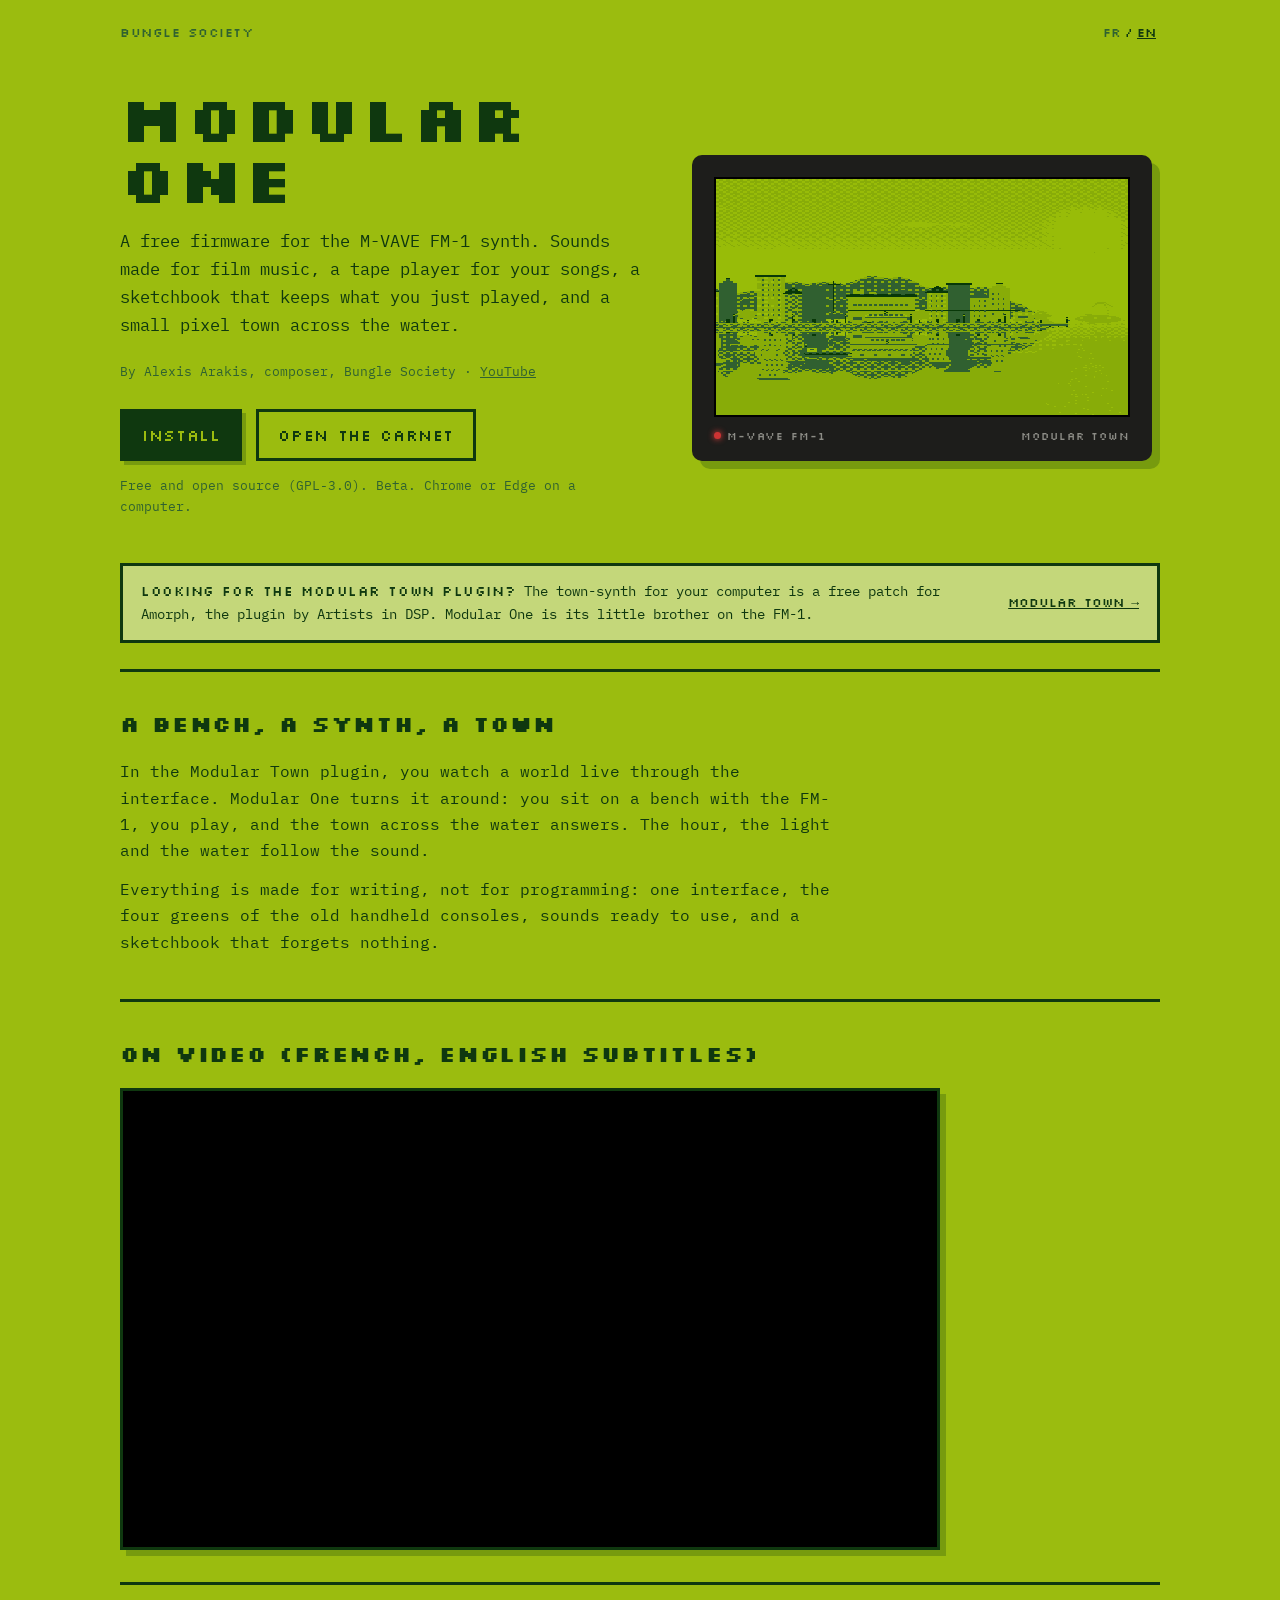
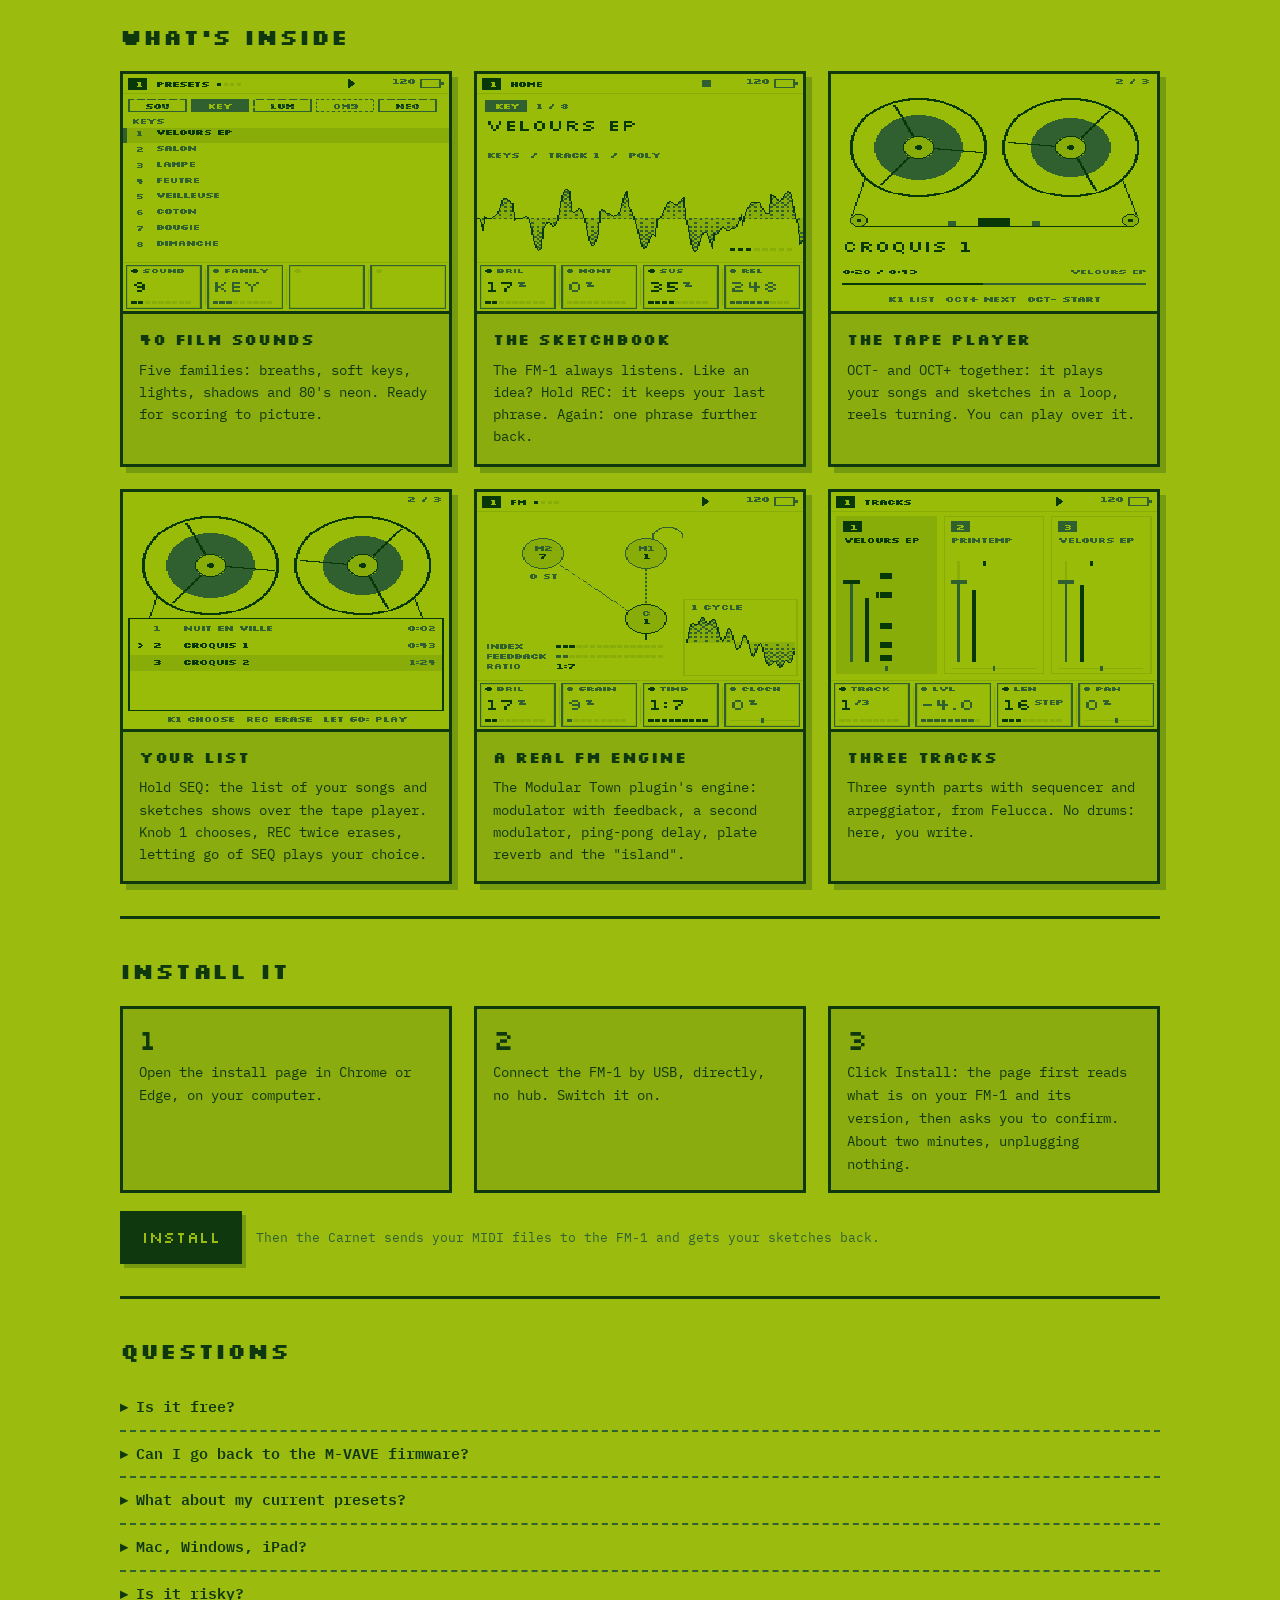
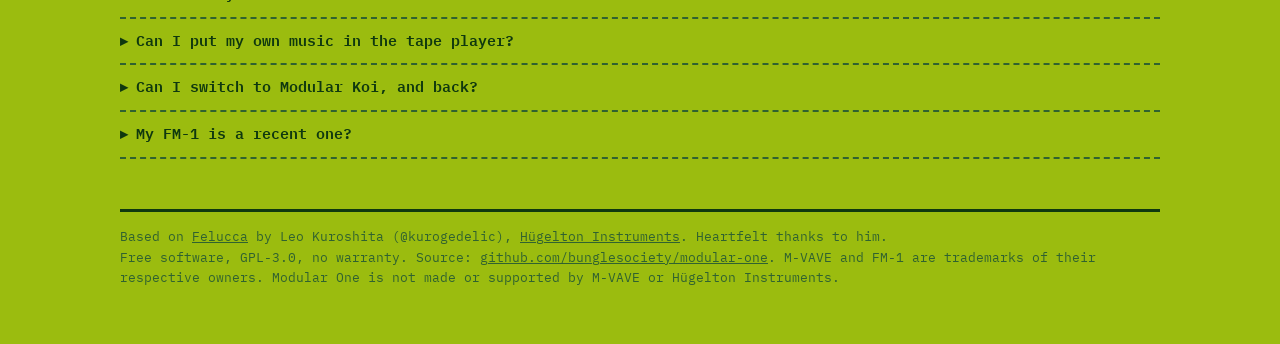
<file: docs/index.html>
<!doctype html>
<!-- SPDX-License-Identifier: GPL-3.0-only
     Copyright (C) 2026 Alexis Arakis (Bungle Society)
     The Modular One page (web/make_m1_site.py writes it as index.html, with img/). -->
<html lang="fr">
<head>
<meta charset="utf-8">
<meta name="viewport" content="width=device-width, initial-scale=1">
<title>Modular One</title>
<meta name="description" content="Modular One : un firmware gratuit pour le synthé M-VAVE FM-1, par Bungle Society. Des sons de musique de film, un magnéto, un carnet de croquis, et une petite ville en pixels.">
<meta property="og:title" content="Modular One, un firmware pour le M-VAVE FM-1">
<meta property="og:description" content="Des sons de musique de film, un magnéto, un carnet de croquis. Gratuit, s'installe depuis Chrome.">
<meta property="og:image" content="img/ville.png">
<link rel="preconnect" href="https://fonts.googleapis.com">
<link rel="stylesheet" href="https://fonts.googleapis.com/css2?family=Silkscreen:wght@400;700&family=IBM+Plex+Mono:wght@400;600&display=swap">
<style>
  :root { --bg: #9bbc0f; --panel: #8bac0f; --dim: #306230; --ink: #0f380f; --paper: #c4d77a; --shadow: rgba(15, 56, 15, .25); }
  @media (prefers-color-scheme: dark) {
    :root:not([data-theme="light"]) { --bg: #0f1a0b; --panel: #1b2a12; --dim: #6f9a3a; --ink: #c8e46a; --paper: #22341a; --shadow: rgba(0,0,0,.4); }
  }
  :root[data-theme="dark"] { --bg: #0f1a0b; --panel: #1b2a12; --dim: #6f9a3a; --ink: #c8e46a; --paper: #22341a; --shadow: rgba(0,0,0,.4); }
  * { box-sizing: border-box; }
  html, body { margin: 0; background: var(--bg); color: var(--ink); }
  body { font: 15px/1.65 "IBM Plex Mono", ui-monospace, Menlo, monospace; padding: 0 16px 56px; }
  .px { font-family: "Silkscreen", "IBM Plex Mono", monospace; letter-spacing: .04em; }
  a { color: inherit; }
  .wrap { max-width: 1040px; margin: 0 auto; }
  .top { display: flex; justify-content: space-between; align-items: center; gap: 12px; padding: 22px 0 0; }
  .top a { color: var(--dim); text-decoration: none; font-size: 13px; }
  .lang { font-family: "Silkscreen", monospace; font-size: 12px; }
  .lang a { color: var(--dim); cursor: pointer; padding: 2px 4px; text-decoration: none; }
  .lang a.on { color: var(--ink); text-decoration: underline; }

  /* the hero: the words, and the FM-1's screen with the town living its day */
  .hero { display: grid; grid-template-columns: 1.1fr 1fr; gap: 40px; align-items: center; padding: 44px 0 30px; }
  @media (max-width: 820px) { .hero { grid-template-columns: 1fr; gap: 28px; padding-top: 30px; } }
  h1 { font-size: clamp(38px, 6.4vw, 64px); line-height: .95; margin: 0 0 18px; }
  .lead { font-size: 17px; margin: 0 0 22px; max-width: 520px; }
  .by { color: var(--dim); font-size: 13px; margin: 0 0 26px; }
  .cta { display: flex; flex-wrap: wrap; gap: 14px; }
  .btn { font-family: "Silkscreen", monospace; font-size: 16px; letter-spacing: .04em; text-decoration: none; padding: 13px 22px;
         background: var(--ink); color: var(--bg); box-shadow: 4px 4px 0 var(--shadow); display: inline-block; }
  .btn:hover { filter: brightness(1.15); }
  .btn:active { transform: translate(2px, 2px); box-shadow: 2px 2px 0 var(--shadow); }
  .btn.ghost { background: transparent; color: var(--ink); outline: 3px solid var(--ink); outline-offset: -3px; box-shadow: none; }
  .note { font-size: 12.5px; color: var(--dim); margin-top: 14px; }
  .screen { background: #1d1d1b; padding: 22px 22px 16px; border-radius: 10px; box-shadow: 8px 8px 0 var(--shadow); max-width: 460px; justify-self: center; width: 100%; }
  .screen img { display: block; width: 100%; aspect-ratio: 1; image-rendering: pixelated; image-rendering: crisp-edges; border: 2px solid #000; }
  .screen .lbl { color: #8c8c86; font-family: "Silkscreen", monospace; font-size: 11px; letter-spacing: .08em; margin-top: 10px; display: flex; justify-content: space-between; }
  .screen .led { display: inline-block; width: 7px; height: 7px; border-radius: 50%; background: #c33; margin-right: 6px; vertical-align: 1px; box-shadow: 0 0 6px #f44; }

  /* looking for the plugin? */
  .plugin { display: flex; flex-wrap: wrap; align-items: center; gap: 10px 18px; background: var(--paper); border: 3px solid var(--ink);
            padding: 14px 18px; margin: 4px 0 8px; font-size: 14px; }
  .plugin b { font-family: "Silkscreen", monospace; font-weight: 400; letter-spacing: .04em; }
  .plugin .grow { flex: 1; min-width: 200px; }
  .plugin a.go { font-family: "Silkscreen", monospace; font-size: 13px; white-space: nowrap; }
  .video { position: relative; aspect-ratio: 16 / 9; border: 3px solid var(--ink); box-shadow: 6px 6px 0 var(--shadow); background: #000; max-width: 820px; }
  .video iframe { position: absolute; inset: 0; width: 100%; height: 100%; border: 0; }
  section { padding: 34px 0 6px; border-top: 3px solid var(--ink); margin-top: 26px; }
  h2 { font-size: 22px; margin: 0 0 16px; }
  .story { max-width: 720px; font-size: 16px; }
  .story p { margin: 0 0 12px; }

  .feats { display: grid; grid-template-columns: repeat(3, 1fr); gap: 22px; }
  @media (max-width: 900px) { .feats { grid-template-columns: repeat(2, 1fr); } }
  @media (max-width: 560px) { .feats { grid-template-columns: 1fr; } }
  .feat { background: var(--panel); border: 3px solid var(--ink); box-shadow: 6px 6px 0 var(--shadow); }
  .feat img { display: block; width: 100%; aspect-ratio: 1; image-rendering: pixelated; image-rendering: crisp-edges; border-bottom: 3px solid var(--ink); }
  .feat div { padding: 14px 16px 16px; }
  .feat h3 { font-size: 15px; margin: 0 0 6px; }
  .feat p { margin: 0; font-size: 13.5px; }

  ol.steps { counter-reset: s; list-style: none; padding: 0; margin: 0; display: grid; grid-template-columns: repeat(3, 1fr); gap: 22px; }
  @media (max-width: 760px) { ol.steps { grid-template-columns: 1fr; } }
  ol.steps li { counter-increment: s; background: var(--panel); border: 3px solid var(--ink); padding: 16px 16px 14px; font-size: 14px; }
  ol.steps li::before { content: counter(s); font-family: "Silkscreen", monospace; font-size: 28px; display: block; line-height: 1; margin-bottom: 8px; }
  .after { margin-top: 18px; display: flex; flex-wrap: wrap; gap: 14px; align-items: center; }

  .faq details { border-bottom: 2px dashed var(--dim); padding: 10px 0; }
  .faq summary { cursor: pointer; font-weight: 600; list-style: none; }
  .faq summary::before { content: "▸ "; font-family: "Silkscreen", monospace; }
  .faq details[open] summary::before { content: "▾ "; }
  .faq p { margin: 8px 0 4px 18px; font-size: 14px; }

  footer { margin-top: 44px; font-size: 12.5px; color: var(--dim); border-top: 3px solid var(--ink); padding-top: 14px; }
</style>
</head>
<body>
<div class="wrap">
  <div class="top"><a href="https://bunglesociety.com" class="px">BUNGLE SOCIETY</a><div class="lang"><a data-lang="fr">FR</a>/<a data-lang="en">EN</a></div></div>

  <div class="hero">
    <div>
      <h1 class="px">Modular<br>One</h1>
      <p class="lead" data-t="lead"></p>
      <p class="by"><span data-t="by"></span> · <a href="https://www.youtube.com/@bunglesociety" target="_blank" rel="noopener">YouTube</a></p>
      <div class="cta">
        <a class="btn" href="install/" data-t="install"></a>
        <a class="btn ghost" href="carnet/" data-t="carnet"></a>
      </div>
      <p class="note" data-t="free"></p>
    </div>
    <div class="screen">
      <img src="img/ville.gif" alt="Modular Town, du matin à la nuit, sur l'écran du FM-1" data-alt="altTown" width="240" height="240">
      <div class="lbl"><span><span class="led"></span>M-VAVE FM-1</span><span>MODULAR TOWN</span></div>
    </div>
  </div>

  <div class="plugin">
    <span class="grow"><b data-t="plugT"></b> <span data-t="plug"></span></span>
    <a class="go" id="plugLink" href="https://amorph.audio/patches/modular-town-v3/" target="_blank" rel="noopener" data-t="plugGo"></a>
  </div>

  <section>
    <h2 class="px" data-t="storyTitle"></h2>
    <div class="story"><p data-t="story1"></p><p data-t="story2"></p></div>
  </section>

  <section>
    <h2 class="px" data-t="videoTitle"></h2>
    <div class="video"><iframe src="https://www.youtube-nocookie.com/embed/uFcVOXPicuw" title="Le FM-1 pour de la musique de film" loading="lazy"
      allow="accelerometer; encrypted-media; gyroscope; picture-in-picture; fullscreen" referrerpolicy="strict-origin-when-cross-origin" allowfullscreen></iframe></div>
  </section>

  <section>
    <h2 class="px" data-t="featTitle"></h2>
    <div class="feats">
      <div class="feat"><img src="img/presets.png" alt="" width="240" height="240"><div><h3 class="px" data-t="f1t"></h3><p data-t="f1"></p></div></div>
      <div class="feat"><img src="img/home.png" alt="" width="240" height="240"><div><h3 class="px" data-t="f2t"></h3><p data-t="f2"></p></div></div>
      <div class="feat"><img src="img/magneto.png" alt="" width="240" height="240"><div><h3 class="px" data-t="f3t"></h3><p data-t="f3"></p></div></div>
      <div class="feat"><img src="img/liste.png" alt="" width="240" height="240"><div><h3 class="px" data-t="f4t"></h3><p data-t="f4"></p></div></div>
      <div class="feat"><img src="img/fm.png" alt="" width="240" height="240"><div><h3 class="px" data-t="f5t"></h3><p data-t="f5"></p></div></div>
      <div class="feat"><img src="img/pistes.png" alt="" width="240" height="240"><div><h3 class="px" data-t="f6t"></h3><p data-t="f6"></p></div></div>
    </div>
  </section>

  <section>
    <h2 class="px" data-t="howTitle"></h2>
    <ol class="steps"><li data-t="h1"></li><li data-t="h2"></li><li data-t="h3"></li></ol>
    <div class="after"><a class="btn" href="install/" data-t="install"></a><span class="note" style="margin:0" data-t="howNote"></span></div>
  </section>

  <section class="faq">
    <h2 class="px" data-t="faqTitle"></h2>
    <details><summary data-t="q1"></summary><p data-t="a1"></p></details>
    <details><summary data-t="q2"></summary><p data-t="a2"></p></details>
    <details><summary data-t="q3"></summary><p data-t="a3"></p></details>
    <details><summary data-t="q4"></summary><p data-t="a4"></p></details>
    <details><summary data-t="q5"></summary><p data-t="a5"></p></details>
    <details><summary data-t="q6"></summary><p data-t="a6"></p></details>
    <details><summary data-t="q7"></summary><p data-t="a7"></p></details>
    <details><summary data-t="q8"></summary><p data-t="a8"></p></details>
  </section>

  <footer>
    <span data-t="based"></span> <a href="https://github.com/hugelton/Felucca" target="_blank" rel="noopener">Felucca</a>
    by Leo Kuroshita (@kurogedelic), <a href="https://hugelton.com" target="_blank" rel="noopener">Hügelton Instruments</a>.
    <span data-t="thanks"></span><br>
    <span data-t="license"></span> <a href="https://github.com/bunglesociety/modular-one" target="_blank" rel="noopener">github.com/bunglesociety/modular-one</a>.
    <span data-t="tm"></span>
  </footer>
</div>
<script>
const TEXT = {
  fr: {
    lead: "Un firmware gratuit pour le synthé M-VAVE FM-1. Des sons pensés pour la musique de film, un magnéto qui joue tes morceaux, un carnet qui garde ce que tu viens de jouer, et une petite ville en pixels de l'autre côté de l'eau.",
    by: "Par Alexis Arakis, compositeur, Bungle Society",
    install: "Installer", carnet: "Ouvrir le Carnet",
    free: "Gratuit et libre (GPL-3.0). Version bêta. Chrome ou Edge sur ordinateur.",
    altTown: "Modular Town, du matin à la nuit, sur l'écran du FM-1",
    plugT: "Tu cherches le plugin Modular Town ?", plug: "Le synthé-ville pour ton ordinateur est un patch gratuit pour Amorph, le plugin d'Artists in DSP. Modular One, c'est son petit frère sur le FM-1.",
    plugGo: "Modular Town →", videoTitle: "En vidéo",
    storyTitle: "Un banc, un synthé, une ville",
    story1: "Dans le plugin Modular Town, on regarde un monde vivre à travers l'interface. Modular One fait l'inverse : on s'installe sur un banc avec le FM-1, on joue, et la ville en face réagit. L'heure, la lumière et l'eau suivent le son.",
    story2: "Tout est pensé pour écrire, pas pour programmer : une seule interface, les quatre verts des consoles portables d'époque, des sons prêts à l'emploi, et un carnet qui n'oublie rien.",
    featTitle: "Ce qu'il y a dedans",
    f1t: "40 sons de film", f1: "Cinq familles : souffles, claviers doux, lumières, ombres et néon façon années 80. Prêts pour composer à l'image.",
    f2t: "Le carnet de croquis", f2: "Le FM-1 écoute en permanence. Une idée te plaît ? Maintiens REC : il garde ta dernière phrase. Encore : une phrase plus loin.",
    f3t: "Le magnéto", f3: "OCT- et OCT+ ensemble : il joue tes morceaux et tes croquis en boucle, bobines qui tournent. Tu peux jouer par-dessus.",
    f4t: "Ta liste", f4: "Maintiens SEQ : la liste de tes morceaux et de tes croquis apparaît sur le magnéto. Le potard 1 choisit, REC deux fois efface, lâcher SEQ joue ton choix.",
    f5t: "Un vrai moteur FM", f5: "Le moteur du plugin Modular Town : modulateur avec feedback, second modulateur, delay ping-pong, réverbe à plaque et l'« île ».",
    f6t: "Trois pistes", f6: "Trois parties de synthé avec séquenceur et arpégiateur, hérités de Felucca. Sans batterie : ici, on écrit.",
    howTitle: "L'installer",
    h1: "Ouvre la page d'installation dans Chrome ou Edge, sur ton ordinateur.",
    h2: "Branche le FM-1 en USB, directement, sans hub. Allume-le.",
    h3: "Clique Installer : la page lit d'abord ce qu'il y a sur ton FM-1 et sa version, puis te demande de confirmer. Environ deux minutes, sans rien débrancher.",
    howNote: "Ensuite, le Carnet envoie tes fichiers MIDI au FM-1 et récupère tes croquis.",
    faqTitle: "Questions",
    q1: "C'est gratuit ?", a1: "Oui. Modular One est un logiciel libre (GPL-3.0) : le code est sur GitHub, tu peux le lire, le modifier et le partager.",
    q2: "Je peux revenir au firmware M-VAVE ?", a2: "Oui, avec l'outil officiel M-UPGRADE de M-VAVE et le firmware du FM-1 (m-vave.com, rubrique Downloads). La marche à suivre est sur la page d'installation.",
    q3: "Et mes presets actuels ?", a3: "Les presets faits avec le firmware d'origine sont perdus à l'installation, et on ne peut pas les exporter avant. Pense-y si tu y tiens.",
    q4: "Ça marche sur Mac, Windows, iPad ?", a4: "Sur Mac, Windows et Linux, dans Chrome ou Edge. Pas dans Safari ni Firefox, et pas sur iPhone ou iPad : ils n'ont pas le MIDI web.",
    q5: "C'est risqué ?", a5: "C'est une bêta non officielle, testée sur le FM-1 de l'auteur. Une installation interrompue se reprend en recliquant sur Installer. Dans le pire des cas, l'outil FM-1-transporter permet de récupérer la machine.",
    q6: "Je peux mettre ma propre musique dans le magnéto ?", a6: "Oui : glisse tes fichiers .mid dans le Carnet, ils partent sur le FM-1. Jusqu'à 20 morceaux, tous les canaux jouent sur le son choisi.",
    q8: "Mon FM-1 est un modèle récent ?", a8: "Pas encore testé. Les FM-1 vendus depuis fin 2026 (le logo imprimé sur la façade) ont une autre puce de mémoire : Modular One 0.3 la reconnaît, comme Felucca et d'autres firmwares, mais l'auteur n'a pas pu le tester sur un FM-1 récent : tu l'installes sans garantie. Si tu essaies, fais un croquis, éteins, rallume, et dis-nous s'il est toujours là. Les versions 0.1 et 0.2 ne la connaissaient pas : sur un FM-1 récent, elles ne gardaient rien et refusaient les mises à jour. Dans ce cas, la page d'installation explique comment le récupérer.",
    q7: "Je peux passer à Modular Koi, et revenir ?", a7: "Oui, quand tu veux : chaque page d'installation dit ce qu'il y a sur ton FM-1 avant d'écrire. Tes croquis et tes morceaux sont gardés au même endroit par les deux : tu les retrouves en changeant.",
    based: "Basé sur", thanks: "Merci à lui du fond du cœur.",
    license: "Logiciel libre GPL-3.0, sans garantie. Code source :", tm: "M-VAVE et FM-1 sont des marques de leurs propriétaires. Modular One n'est ni fait ni soutenu par M-VAVE ou Hügelton Instruments.",
  },
  en: {
    lead: "A free firmware for the M-VAVE FM-1 synth. Sounds made for film music, a tape player for your songs, a sketchbook that keeps what you just played, and a small pixel town across the water.",
    by: "By Alexis Arakis, composer, Bungle Society",
    install: "Install", carnet: "Open the Carnet",
    free: "Free and open source (GPL-3.0). Beta. Chrome or Edge on a computer.",
    altTown: "Modular Town, from morning to night, on the FM-1's screen",
    plugT: "Looking for the Modular Town plugin?", plug: "The town-synth for your computer is a free patch for Amorph, the plugin by Artists in DSP. Modular One is its little brother on the FM-1.",
    plugGo: "Modular Town →", videoTitle: "On video (French, English subtitles)",
    storyTitle: "A bench, a synth, a town",
    story1: "In the Modular Town plugin, you watch a world live through the interface. Modular One turns it around: you sit on a bench with the FM-1, you play, and the town across the water answers. The hour, the light and the water follow the sound.",
    story2: "Everything is made for writing, not for programming: one interface, the four greens of the old handheld consoles, sounds ready to use, and a sketchbook that forgets nothing.",
    featTitle: "What's inside",
    f1t: "40 film sounds", f1: "Five families: breaths, soft keys, lights, shadows and 80's neon. Ready for scoring to picture.",
    f2t: "The sketchbook", f2: "The FM-1 always listens. Like an idea? Hold REC: it keeps your last phrase. Again: one phrase further back.",
    f3t: "The tape player", f3: "OCT- and OCT+ together: it plays your songs and sketches in a loop, reels turning. You can play over it.",
    f4t: "Your list", f4: "Hold SEQ: the list of your songs and sketches shows over the tape player. Knob 1 chooses, REC twice erases, letting go of SEQ plays your choice.",
    f5t: "A real FM engine", f5: "The Modular Town plugin's engine: modulator with feedback, a second modulator, ping-pong delay, plate reverb and the \"island\".",
    f6t: "Three tracks", f6: "Three synth parts with sequencer and arpeggiator, from Felucca. No drums: here, you write.",
    howTitle: "Install it",
    h1: "Open the install page in Chrome or Edge, on your computer.",
    h2: "Connect the FM-1 by USB, directly, no hub. Switch it on.",
    h3: "Click Install: the page first reads what is on your FM-1 and its version, then asks you to confirm. About two minutes, unplugging nothing.",
    howNote: "Then the Carnet sends your MIDI files to the FM-1 and gets your sketches back.",
    faqTitle: "Questions",
    q1: "Is it free?", a1: "Yes. Modular One is free software (GPL-3.0): the code is on GitHub, you can read it, change it and share it.",
    q2: "Can I go back to the M-VAVE firmware?", a2: "Yes, with M-VAVE's official M-UPGRADE tool and the FM-1 firmware (m-vave.com, Downloads). The steps are on the install page.",
    q3: "What about my current presets?", a3: "Presets made with the original firmware are lost when installing, and they cannot be exported first. Keep that in mind.",
    q4: "Mac, Windows, iPad?", a4: "Mac, Windows and Linux, in Chrome or Edge. Not Safari or Firefox, and not on iPhone or iPad: they have no Web MIDI.",
    q5: "Is it risky?", a5: "It is an unofficial beta, tested on the author's FM-1. An interrupted install resumes by clicking Install again. At worst, the FM-1-transporter tool recovers the unit.",
    q6: "Can I put my own music in the tape player?", a6: "Yes: drop your .mid files in the Carnet and they go to the FM-1. Up to 20 songs; every channel plays on the chosen sound.",
    q8: "My FM-1 is a recent one?", a8: "Not tested yet. FM-1s sold from late 2026 (the logo printed on the front) have another memory chip: Modular One 0.3 recognises it, as Felucca and other firmwares do, but the author could not test it on a recent FM-1: you install it with no guarantee. If you try, make a sketch, switch off and on, and tell us whether it is still there. Versions 0.1 and 0.2 did not: on a recent FM-1 they kept nothing and refused updates. If that is your case, the install page explains how to recover it.",
    q7: "Can I switch to Modular Koi, and back?", a7: "Yes, whenever you like: each install page says what is on your FM-1 before writing. Both keep your sketches and songs in the same place: you find them again when you switch.",
    based: "Based on", thanks: "Heartfelt thanks to him.",
    license: "Free software, GPL-3.0, no warranty. Source:", tm: "M-VAVE and FM-1 are trademarks of their respective owners. Modular One is not made or supported by M-VAVE or Hügelton Instruments.",
  },
};
let lang = (() => { try { return localStorage.getItem("m1lang"); } catch { return null; } })() || ((navigator.language || "en").toLowerCase().startsWith("fr") ? "fr" : "en");
if (!TEXT[lang]) lang = "en";
function apply() {
  document.documentElement.lang = lang;
  document.querySelectorAll("[data-t]").forEach((e) => { e.textContent = TEXT[lang][e.dataset.t]; });
  document.querySelectorAll("[data-alt]").forEach((e) => { e.alt = TEXT[lang][e.dataset.alt]; });
  document.querySelectorAll("[data-lang]").forEach((a) => a.classList.toggle("on", a.dataset.lang === lang));
}
document.querySelectorAll("[data-lang]").forEach((a) => a.addEventListener("click", () => { lang = a.dataset.lang; try { localStorage.setItem("m1lang", lang); } catch {} apply(); }));
apply();
</script>
</body>
</html>
</file>
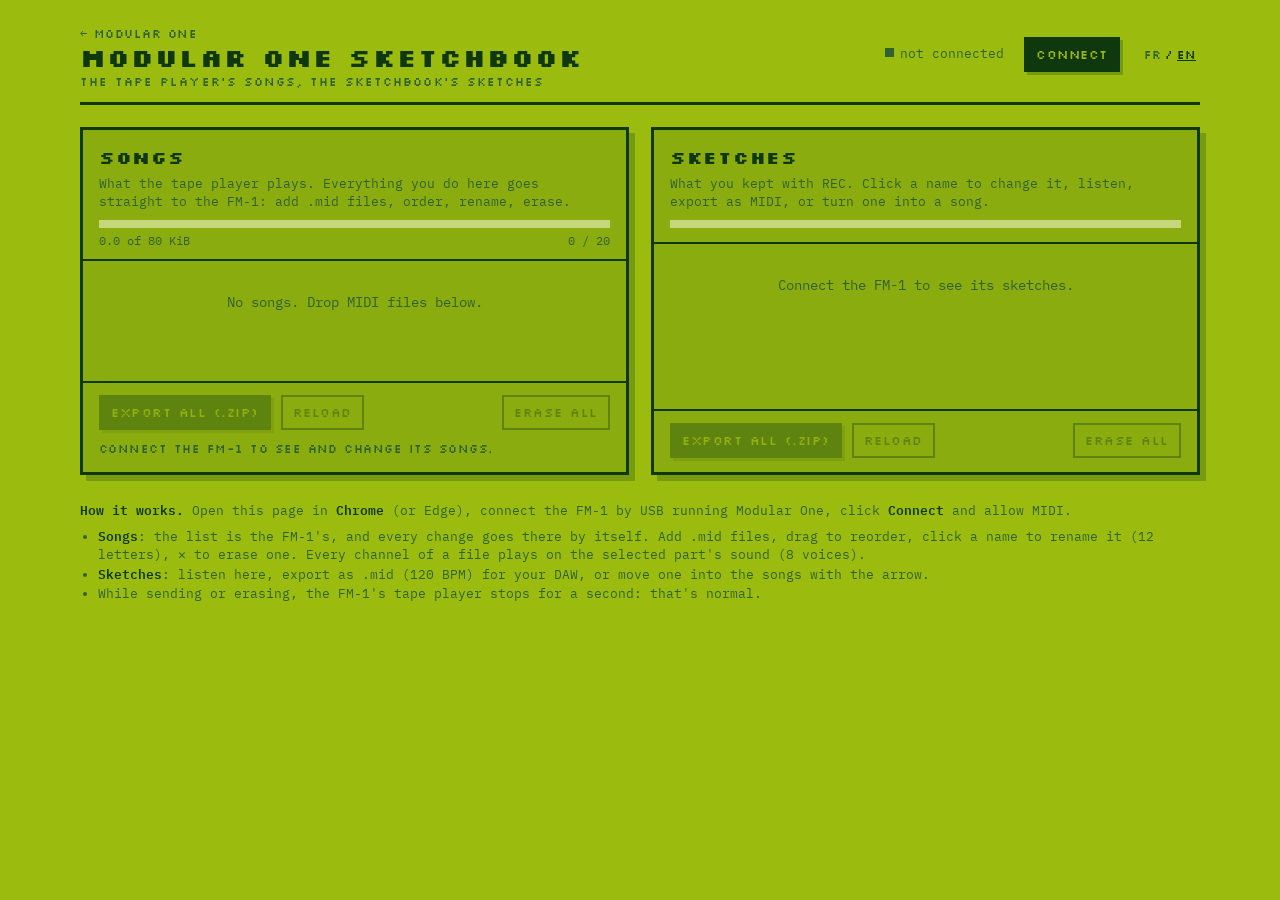
<file: docs/carnet/index.html>
<!doctype html>
<!-- SPDX-License-Identifier: GPL-3.0-only
     Copyright (C) 2026 Alexis Arakis (Bungle Society)
     Modular One: the songs of the player and the sketchbook, in Chrome over USB-MIDI (Web MIDI + SysEx).
     One file, no libraries. Protocol: EDITOR_PROTOCOL.md, cmds 40..48; flash: firmware/src/m1_book.c.
     Same formats as tools/fm1_songs.py. ?demo runs it on a pretend FM-1. -->
<html lang="fr">
<head>
<meta charset="utf-8">
<meta name="viewport" content="width=device-width, initial-scale=1">
<title>Modular One Carnet</title>
<link rel="preconnect" href="https://fonts.googleapis.com">
<link rel="stylesheet" href="https://fonts.googleapis.com/css2?family=Silkscreen:wght@400;700&family=IBM+Plex+Mono:wght@400;600&display=swap">
<style>
  :root {
    --bg: #9bbc0f; --panel: #8bac0f; --dim: #306230; --ink: #0f380f; --paper: #c4d77a;
    --warn: #7a1f12; --shadow: rgba(15, 56, 15, .25);
  }
  @media (prefers-color-scheme: dark) {
    :root:not([data-theme="light"]) { --bg: #0f1a0b; --panel: #1b2a12; --dim: #6f9a3a; --ink: #c8e46a; --paper: #22341a; --warn: #ff8a6a; --shadow: rgba(0,0,0,.4); }
  }
  :root[data-theme="dark"] { --bg: #0f1a0b; --panel: #1b2a12; --dim: #6f9a3a; --ink: #c8e46a; --paper: #22341a; --warn: #ff8a6a; --shadow: rgba(0,0,0,.4); }
  * { box-sizing: border-box; }
  html, body { margin: 0; background: var(--bg); color: var(--ink); }
  body { font: 15px/1.45 "IBM Plex Mono", ui-monospace, Menlo, monospace; padding: 0 16px 48px; }
  .px { font-family: "Silkscreen", "IBM Plex Mono", monospace; letter-spacing: .04em; }
  header { max-width: 1120px; margin: 0 auto; padding: 22px 0 14px; display: flex; flex-wrap: wrap; gap: 12px 20px; align-items: center; border-bottom: 3px solid var(--ink); }
  h1 { margin: 0; font-size: 26px; font-weight: 700; line-height: 1; }
  h1 small { display: block; font-size: 12px; font-weight: 400; color: var(--dim); margin-top: 6px; }
  .grow { flex: 1; }
  button, .btn {
    font: inherit; font-family: "Silkscreen", monospace; font-size: 13px; letter-spacing: .04em;
    background: var(--ink); color: var(--bg); border: 0; padding: 8px 12px; cursor: pointer; border-radius: 0;
    box-shadow: 3px 3px 0 var(--shadow);
  }
  button:hover { filter: brightness(1.15); }
  button:active { transform: translate(2px, 2px); box-shadow: 1px 1px 0 var(--shadow); }
  button:disabled { opacity: .35; cursor: default; transform: none; }
  button.ghost { background: transparent; color: var(--ink); box-shadow: none; outline: 2px solid var(--ink); outline-offset: -2px; }
  button.icon { padding: 4px 8px; font-size: 12px; box-shadow: none; background: transparent; color: var(--ink); }
  button.icon:hover { background: var(--ink); color: var(--bg); }
  button.danger:hover { background: var(--warn); color: #fff; }
  .status { font-size: 13px; color: var(--dim); }
  .status b { color: var(--ink); }
  .dot { display: inline-block; width: 9px; height: 9px; background: var(--dim); margin-right: 6px; vertical-align: 1px; }
  .dot.on { background: var(--ink); box-shadow: 0 0 0 2px var(--bg), 0 0 0 4px var(--ink); }
  main { max-width: 1120px; margin: 22px auto 0; display: grid; grid-template-columns: 1fr 1fr; gap: 22px; }
  @media (max-width: 860px) { main { grid-template-columns: 1fr; } }
  section { background: var(--panel); border: 3px solid var(--ink); box-shadow: 6px 6px 0 var(--shadow); display: flex; flex-direction: column; min-width: 0; }
  section > .head { padding: 14px 16px 10px; border-bottom: 2px solid var(--ink); }
  section h2 { margin: 0; font-size: 18px; }
  section .sub { font-size: 12.5px; color: var(--dim); margin-top: 4px; }
  .bar { height: 8px; background: var(--paper); margin-top: 10px; position: relative; }
  .bar i { position: absolute; left: 0; top: 0; bottom: 0; background: var(--ink); }
  .bar.over i { background: var(--warn); }
  .meter { font-size: 12px; color: var(--dim); margin-top: 4px; display: flex; justify-content: space-between; gap: 8px; }
  ol { list-style: none; margin: 0; padding: 6px 0; min-height: 120px; flex: 1; }
  li.row { display: grid; grid-template-columns: 26px 1fr auto; gap: 8px; align-items: center; padding: 6px 10px 6px 12px; border-bottom: 1px dashed var(--dim); }
  li.row:last-child { border-bottom: 0; }
  li.row.drag { opacity: .4; }
  li.row.over { box-shadow: inset 0 3px 0 var(--ink); }
  li.row.playing { background: var(--paper); }
  .num { font-family: "Silkscreen", monospace; font-size: 12px; color: var(--dim); text-align: right; }
  .handle { cursor: grab; }
  .name { min-width: 0; }
  .name input { font: inherit; font-family: "Silkscreen", monospace; font-size: 14px; letter-spacing: .04em; text-transform: uppercase;
                background: transparent; border: 0; border-bottom: 1px solid transparent; color: var(--ink); width: 100%; padding: 1px 0; }
  .name input:focus { outline: 0; border-bottom-color: var(--ink); background: var(--paper); }
  .name input:hover:not(:disabled) { border-bottom-color: var(--dim); }
  .name input::placeholder { color: var(--ink); opacity: .7; }
  .name .t { font-family: "Silkscreen", monospace; font-size: 14px; letter-spacing: .04em; }
  .meta { font-size: 11.5px; color: var(--dim); white-space: nowrap; overflow: hidden; text-overflow: ellipsis; }
  .tag { font-family: "Silkscreen", monospace; font-size: 10px; padding: 0 4px; border: 1px solid var(--dim); margin-left: 4px; }
  .tag.new { background: var(--ink); color: var(--bg); border-color: var(--ink); }
  .acts { display: flex; gap: 2px; }
  .empty { padding: 26px 16px; color: var(--dim); font-size: 13.5px; text-align: center; }
  .drop { margin: 0 12px 12px; padding: 16px; border: 2px dashed var(--dim); text-align: center; font-size: 13px; color: var(--dim); cursor: pointer; }
  .drop.hot { border-color: var(--ink); background: var(--paper); color: var(--ink); }
  .foot { padding: 12px 16px 14px; border-top: 2px solid var(--ink); display: flex; flex-wrap: wrap; gap: 10px; align-items: center; }
  .foot .note { font-size: 12px; color: var(--dim); flex-basis: 100%; }
  .foot .sync { font-family: "Silkscreen", monospace; letter-spacing: .04em; color: var(--ink); }
  .foot .sync.wait { color: var(--dim); }
  #toast { position: fixed; left: 50%; bottom: 22px; transform: translateX(-50%); background: var(--ink); color: var(--bg); padding: 10px 16px;
           font-family: "Silkscreen", monospace; font-size: 13px; letter-spacing: .04em; box-shadow: 4px 4px 0 var(--shadow); max-width: calc(100% - 32px);
           opacity: 0; pointer-events: none; transition: opacity .2s; z-index: 5; }
  #toast.on { opacity: 1; }
  #toast.err { background: var(--warn); color: #fff; }
  .progress { position: fixed; inset: 0; background: rgba(15, 26, 11, .55); display: none; align-items: center; justify-content: center; z-index: 4; padding: 16px; }
  .progress.on { display: flex; }
  .progress .box { background: var(--bg); border: 3px solid var(--ink); padding: 20px 22px; width: min(420px, 100%); box-shadow: 6px 6px 0 var(--shadow); }
  .progress .box p { margin: 0 0 12px; }
  .help { max-width: 1120px; margin: 26px auto 0; font-size: 13px; color: var(--dim); }
  .help b { color: var(--ink); font-weight: 600; }
  .help ul { margin: 6px 0 0; padding-left: 18px; }
  .lang { font-family: "Silkscreen", monospace; font-size: 12px; }
  .lang a { color: var(--dim); text-decoration: none; cursor: pointer; padding: 2px 4px; }
  .lang a.on { color: var(--ink); text-decoration: underline; }
  input[type=file] { display: none; }
</style>
</head>
<body>
<header>
  <div>
    <a href="../" class="px" style="color:var(--dim);text-decoration:none;font-size:12px">← MODULAR ONE</a>
    <h1 class="px">Modular One <span data-t="title">Carnet</span><small data-t="tagline">les morceaux du magnéto, les croquis du carnet</small></h1>
  </div>
  <div class="grow"></div>
  <div class="status" id="status"><span class="dot" id="dot"></span><span id="statusText"></span></div>
  <button id="connect" data-t="connect">Connecter</button>
  <div class="lang"><a data-lang="fr">FR</a>/<a data-lang="en">EN</a></div>
</header>

<main>
  <section id="songsSec">
    <div class="head">
      <h2 class="px" data-t="songs">Morceaux</h2>
      <div class="sub" data-t="songsSub">Ce que le magnéto joue. Glisse des fichiers .mid, range-les, renomme-les, puis envoie.</div>
      <div class="bar" id="songBar"><i></i></div>
      <div class="meter"><span id="songMeter"></span><span id="songCount"></span></div>
    </div>
    <ol id="songs"></ol>
    <div class="drop" id="drop" data-t="drop">Dépose des fichiers MIDI ici, ou clique pour en choisir</div>
    <input type="file" id="file" accept=".mid,.midi,audio/midi" multiple>
    <div class="foot">
      <button id="exportSongs" data-t="exportAll" disabled>Tout exporter (.zip)</button>
      <button id="reloadSongs" class="ghost" data-t="reload" disabled>Relire</button>
      <div class="grow"></div>
      <button id="clearSongs" class="ghost danger" data-t="clearAll" disabled>Tout effacer</button>
      <div class="note sync" id="syncState"></div>
    </div>
  </section>

  <section id="skSec">
    <div class="head">
      <h2 class="px" data-t="sketches">Croquis</h2>
      <div class="sub" data-t="skSub">Ce que tu as gardé avec REC. Écoute, exporte en MIDI, ou fais-en un morceau.</div>
      <div class="bar" id="skBar"><i></i></div>
      <div class="meter"><span id="skMeter"></span><span id="skCount"></span></div>
    </div>
    <ol id="sketches"></ol>
    <div class="foot">
      <button id="exportSk" data-t="exportAll" disabled>Tout exporter (.zip)</button>
      <button id="reloadSk" class="ghost" data-t="reload" disabled>Relire</button>
      <div class="grow"></div>
      <button id="clearSk" class="ghost danger" data-t="clearAll" disabled>Tout effacer</button>
    </div>
  </section>
</main>

<div class="help" id="help"></div>

<div class="progress" id="progress"><div class="box"><p id="progText"></p><div class="bar"><i id="progBar"></i></div></div></div>
<div id="toast"></div>

<script id="core">
"use strict";
/* ------------------------------------------------------------------ formats (as tools/fm1_songs.py) */
const HDR = [0x7D, 0x46, 0x4C];
const SONG_MAX = 20, SONG_SIZE = 0x14000, SONG_DATA = 512, SONG_ROOM = SONG_SIZE - SONG_DATA;
const SONG_MAGIC = 0x314E5346, SK_MAGIC = 0x314B5346, SK_SECTORS = 20;
const CMD = { INFO: 1, SONG_BEGIN: 40, SONG_WRITE: 41, SONG_END: 42, SONG_INFO: 43, SK_INFO: 44, SK_READ: 45, SK_CLEAR: 46, SONG_READ: 47, SK_ERASE: 48, SK_RENAME: 49 };
const SK_NAMED = 0xFFFFFFFE, SK_NAME = 12;          /* sketch header flags: the body starts with its name (12 bytes, 0-padded) */

const CRC_T = (() => { const t = new Uint32Array(256); for (let n = 0; n < 256; n++) { let c = n; for (let k = 0; k < 8; k++) c = c & 1 ? 0xEDB88320 ^ (c >>> 1) : c >>> 1; t[n] = c >>> 0; } return t; })();
function crc32(b) { let c = 0xFFFFFFFF; for (let i = 0; i < b.length; i++) c = CRC_T[(c ^ b[i]) & 255] ^ (c >>> 8); return (c ^ 0xFFFFFFFF) >>> 0; }

function pack7(b) {
  const out = [];
  for (let i = 0; i < b.length; i += 7) {
    const g = b.slice(i, i + 7); let m = 0;
    for (let j = 0; j < g.length; j++) m |= ((g[j] >> 7) & 1) << j;
    out.push(m); for (const x of g) out.push(x & 0x7F);
  }
  return out;
}
function unpack7(a) {
  const out = [];
  for (let i = 0; i < a.length; i += 8) { const m = a[i]; for (let j = 0; j < 7 && i + 1 + j < a.length; j++) out.push(a[i + 1 + j] | (((m >> j) & 1) << 7)); }
  return Uint8Array.from(out);
}
/* Python's round(): halves to even, so the bytes match fm1_songs.py */
function pyRound(x) { const f = Math.floor(x), d = x - f; return d > 0.5 ? f + 1 : d < 0.5 ? f : (f % 2 === 0 ? f : f + 1); }
function varEnc(v) { v = Math.max(0, Math.min(Math.trunc(v), 0x7FFF)); return v < 128 ? [v] : [0x80 | (v >> 8), v & 255]; }
function cmpTuple(a, b) { for (let i = 0; i < a.length; i++) { if (a[i] < b[i]) return -1; if (a[i] > b[i]) return 1; } return 0; }

/* notes: [start s, note, vel, length s] -> piece bytes (seq.c: dt 10 ms, note, vel, len 20 ms) */
function encodePiece(notes) {
  const out = []; let prev = 0;
  for (const [s, n, v, d] of [...notes].sort(cmpTuple)) {
    const t = pyRound(s * 100);
    out.push(...varEnc(t - prev), n & 127, Math.max(1, Math.min(127, v)), ...varEnc(Math.max(1, Math.trunc(pyRound(d * 50)))));
    prev = t;
  }
  return Uint8Array.from(out);
}
function decodePiece(b, count) {
  const notes = []; let i = 0, t = 0;
  const rd = () => { let v = b[i++]; if (v & 0x80) v = ((v & 0x7F) << 8) | b[i++]; return v; };
  for (let k = 0; k < count && i < b.length; k++) { t += rd(); const n = b[i], v = b[i + 1]; i += 2; notes.push([t / 100, n, v, rd() / 50]); }
  return notes;
}
function pieceLength(notes) { return notes.reduce((m, [s, , , d]) => Math.max(m, s + d), 0); }

/* a Standard MIDI File -> notes (every channel; times in seconds, the tempo map applied, as mido does) */
function readMid(buf) {
  const b = new Uint8Array(buf); let p = 0;
  const u32 = () => (b[p++] << 24 | b[p++] << 16 | b[p++] << 8 | b[p++]) >>> 0, u16 = () => b[p++] << 8 | b[p++];
  const str = () => String.fromCharCode(b[p++], b[p++], b[p++], b[p++]);
  if (str() !== "MThd") throw new Error("not a MIDI file");
  const hl = u32(), fmt = u16(), ntr = u16(), div = u16(); p = 8 + hl;
  if (div & 0x8000) throw new Error("SMPTE time is not supported");
  const tpb = div, evs = [];                         /* [abs tick, track, order, kind, a, b, c] */
  let order = 0;
  for (let tr = 0; tr < ntr && p + 8 <= b.length; tr++) {
    const id = str(), len = u32(), end = p + len;
    if (id !== "MTrk") { p = end; continue; }
    let tick = 0, run = 0;
    const vlq = () => { let v = 0, c; do { c = b[p++]; v = (v << 7) | (c & 0x7F); } while (c & 0x80 && p < end); return v; };
    while (p < end) {
      tick += vlq();
      let st = b[p];
      if (st & 0x80) p++; else st = run;
      if (st === 0xFF) { const ty = b[p++], l = vlq(); if (ty === 0x51 && l === 3) evs.push([tick, tr, order++, "tempo", b[p] << 16 | b[p + 1] << 8 | b[p + 2]]); p += l; run = 0; continue; }
      if (st === 0xF0 || st === 0xF7) { p += vlq(); run = 0; continue; }
      run = st;
      const hi = st & 0xF0, ch = st & 15;
      if (hi === 0xC0 || hi === 0xD0) { p += 1; continue; }
      const d1 = b[p++], d2 = b[p++];
      if (hi === 0x90) evs.push([tick, tr, order++, d2 ? "on" : "off", ch, d1, d2]);
      else if (hi === 0x80) evs.push([tick, tr, order++, "off", ch, d1, d2]);
    }
    p = end;
  }
  if (fmt === 2) throw new Error("MIDI format 2 is not supported");
  evs.sort((x, y) => x[0] - y[0] || x[1] - y[1] || x[2] - y[2]);   /* mido merge_tracks: stable by time */
  let tempo = 500000, now = 0, last = 0;
  const notes = [], held = new Map();
  for (const e of evs) {
    const delta = e[0] - last; last = e[0];
    if (delta > 0) now += delta * (tempo * 1e-6 / tpb);
    if (e[3] === "tempo") { tempo = e[4]; continue; }
    const k = e[4] * 128 + e[5];
    if (e[3] === "on") {
      if (held.has(k)) { const [s, v] = held.get(k); held.delete(k); notes.push([s, e[5], v, now - s]); }
      held.set(k, [now, e[6]]);
    } else if (held.has(k)) { const [s, v] = held.get(k); held.delete(k); notes.push([s, e[5], v, Math.max(now - s, 0.02)]); }
  }
  for (const [k, [s, v]] of held) notes.push([s, k & 127, v, Math.max(now - s, 0.02)]);
  if (!notes.length) throw new Error("no notes");
  const t0 = Math.min(...notes.map((n) => n[0]));
  return notes.map(([s, n, v, d]) => [s - t0, n, v, d]);
}

/* notes -> a Standard MIDI File (120 BPM, 480 ticks a beat: 1 s = 960 ticks), as fm1_songs.py */
function writeMid(notes, name) {
  const ev = [];
  for (const [s, n, v, d] of notes) { ev.push([s, 1, n, v]); ev.push([s + d, 0, n, 0]); }
  ev.sort(cmpTuple);
  const vlq = (v) => { const o = [v & 0x7F]; while ((v >>= 7)) o.unshift(0x80 | (v & 0x7F)); return o; };
  const tr = [0, 0xFF, 0x51, 3, 0x07, 0xA1, 0x20];
  if (name) { const nm = Array.from(name).map((c) => c.charCodeAt(0) & 0x7F); tr.push(0, 0xFF, 0x03, ...vlq(nm.length), ...nm); }
  let last = 0;
  for (const [t, on, n, v] of ev) { const tick = pyRound(t * 960); tr.push(...vlq(Math.max(0, tick - last)), on ? 0x90 : 0x80, n, on ? v : 0); last = Math.max(last, tick); }
  tr.push(0, 0xFF, 0x2F, 0);
  const l = tr.length;
  return Uint8Array.from([0x4D, 0x54, 0x68, 0x64, 0, 0, 0, 6, 0, 0, 0, 1, 0x01, 0xE0, 0x4D, 0x54, 0x72, 0x6B, l >>> 24, (l >> 16) & 255, (l >> 8) & 255, l & 255, ...tr]);
}

function songName(file) {
  let s = file.replace(/\.(mid|midi)$/i, "").normalize("NFKD").replace(/[^\x00-\x7F]/g, "").replace(/_/g, " ");
  s = Array.from(s).map((c) => (c.charCodeAt(0) >= 32 && c.charCodeAt(0) < 127 ? c : " ")).join("").trim().toUpperCase();
  if (s.length > 3 && /^\d\d /.test(s)) s = s.slice(3);
  return s.slice(0, 12) || "SONG";
}
function cleanName(s) { return Array.from(String(s).normalize("NFKD").replace(/[^\x20-\x7E]/g, "").toUpperCase()).join("").slice(0, 12); }

/* the song bank: songs [{name, bytes, notes}] -> {hdr (420 B), data} */
function buildBank(songs) {
  let size = 0; for (const s of songs) size += s.bytes.length;
  const data = new Uint8Array(size), hdr = new Uint8Array(420), dv = new DataView(hdr.buffer);
  let off = 0; const ents = [];
  for (const s of songs) { data.set(s.bytes, off); ents.push([off, s.notes.length, (cleanName(s.name) || "SONG")]); off += s.bytes.length; }
  dv.setUint32(0, SONG_MAGIC, true); dv.setUint16(4, 1, true); dv.setUint16(6, ents.length, true);
  dv.setUint32(8, data.length, true); dv.setUint32(12, crc32(data), true); dv.setUint32(16, 0, true);
  ents.forEach(([o, n, nm], i) => { const q = 20 + i * 20; dv.setUint32(q, o, true); dv.setUint32(q + 4, n, true); for (let j = 0; j < 12; j++) hdr[q + 8 + j] = j < nm.length ? nm.charCodeAt(j) : 0; });
  return { hdr, data };
}
/* the bank as read back (512-byte header area, then the data) -> songs */
function parseBank(head, readData) {
  const dv = new DataView(head.buffer, head.byteOffset);
  if (dv.getUint32(0, true) !== SONG_MAGIC || dv.getUint16(4, true) !== 1) return null;
  const count = dv.getUint16(6, true), len = dv.getUint32(8, true), crc = dv.getUint32(12, true);
  if (!count || count > SONG_MAX || len > SONG_ROOM) return null;
  const ents = [];
  for (let i = 0; i < count; i++) {
    const q = 20 + i * 20; let nm = "";
    for (let j = 0; j < 12 && head[q + 8 + j]; j++) nm += String.fromCharCode(head[q + 8 + j]);
    ents.push({ off: dv.getUint32(q, true), n: dv.getUint32(q + 4, true), name: nm });
  }
  return { count, len, crc, ents, finish(data) {
    if (crc32(data) !== crc) return null;
    return ents.map((e, i) => { const end = i + 1 < ents.length ? ents[i + 1].off : len, bytes = data.slice(e.off, end); return { name: e.name, bytes, notes: decodePiece(bytes, e.n) }; });
  } };
}
/* the sketch area (sectors in use) -> [{num, j, name, notes}] (name "" = none: "CROQUIS n") */
function parseSketches(area, used) {
  const out = []; let s = 0;
  while (s < used) {
    const dv = new DataView(area.buffer, area.byteOffset + s * 4096);
    const magic = dv.getUint32(0, true), nsect = dv.getUint16(4, true), num = dv.getUint16(6, true), notes = dv.getUint32(8, true), len = dv.getUint32(12, true);
    const crc = dv.getUint32(20, true), flags = dv.getUint32(24, true);
    let body = area.slice(s * 4096 + 32, s * 4096 + 32 + len);
    if (magic !== SK_MAGIC || !nsect || crc32(body) !== crc) break;
    let name = "";
    if (flags === SK_NAMED) {
      for (let k = 0; k < SK_NAME && body[k]; k++) name += String.fromCharCode(body[k]);
      name = name.trim(); body = body.slice(SK_NAME);
    }
    out.push({ num, j: out.length, name, bytes: body, notes: decodePiece(body, notes) });
    s += nsect;
  }
  return out;
}

/* a .zip, stored (no compression): files [{name, data}] */
function makeZip(files) {
  const parts = [], central = []; let off = 0;
  const le = (v, n) => { const a = []; for (let i = 0; i < n; i++) a.push((v >>> (8 * i)) & 255); return a; };
  for (const f of files) {
    const nm = Array.from(new TextEncoder().encode(f.name)), c = crc32(f.data), sz = f.data.length;
    const lh = [0x50, 0x4B, 3, 4, 20, 0, 0, 0, 0, 0, 0, 0x21, 0x21, 0x5A, ...le(c, 4), ...le(sz, 4), ...le(sz, 4), ...le(nm.length, 2), 0, 0, ...nm];
    parts.push(Uint8Array.from(lh), f.data);
    central.push(Uint8Array.from([0x50, 0x4B, 1, 2, 20, 0, 20, 0, 0, 0, 0, 0, 0, 0x21, 0x21, 0x5A, ...le(c, 4), ...le(sz, 4), ...le(sz, 4), ...le(nm.length, 2), 0, 0, 0, 0, 0, 0, 0, 0, 0, 0, 0, 0, ...le(off, 4), ...nm]));
    off += lh.length + sz;
  }
  const cl = central.reduce((a, c) => a + c.length, 0);
  const end = Uint8Array.from([0x50, 0x4B, 5, 6, 0, 0, 0, 0, ...le(files.length, 2), ...le(files.length, 2), ...le(cl, 4), ...le(off, 4), 0, 0]);
  return new Blob([...parts, ...central, end], { type: "application/zip" });
}
if (typeof module !== "undefined") module.exports = { pack7, unpack7, crc32, pyRound, encodePiece, decodePiece, readMid, writeMid, songName, buildBank, parseBank, parseSketches, makeZip, SONG_DATA };
</script>

<script>
"use strict";
/* ------------------------------------------------------------------ words */
const T = {
  fr: {
    title: "Carnet", tagline: "les morceaux du magnéto, les croquis du carnet", connect: "Connecter", disconnect: "Déconnecter",
    songs: "Morceaux", songsSub: "Ce que le magnéto joue. Tout ce que tu fais ici va directement sur le FM-1 : ajoute des .mid, range, renomme, efface.",
    sketches: "Croquis", skSub: "Ce que tu as gardé avec REC. Clique un nom pour le changer, écoute, exporte en MIDI, ou fais-en un morceau.",
    drop: "Dépose des fichiers MIDI ici, ou clique pour en choisir", reload: "Relire",
    exportAll: "Tout exporter (.zip)", clearAll: "Tout effacer",
    syncOk: "✓ Sur le FM-1", syncWait: "Envoi au FM-1 dans un instant…", syncing: (p) => `Envoi au FM-1… ${p} %`,
    syncOff: "Connecte le FM-1 pour voir et changer ses morceaux.", syncFail: "Pas envoyé : réessaie (Relire annule les changements).",
    off: "pas connecté", on: "connecté", nomidi: "Ce navigateur n'a pas Web MIDI : ouvre la page dans Chrome ou Edge.",
    denied: "Accès MIDI refusé. Autorise MIDI (avec SysEx) pour cette page dans Chrome.",
    noport: "Pas de port « Felucca » : branche le FM-1 en USB, avec Modular One, et ferme les autres apps MIDI.",
    timeout: "Le FM-1 ne répond pas. Modular One 0.2 est-il installé ?", old: "Ce firmware ne sait pas encore faire ça : mets Modular One à jour.",
    noSongs: "Aucun morceau. Dépose des fichiers MIDI ci-dessous.", noSketches: "Aucun croquis. Sur le FM-1, maintiens REC après avoir joué une phrase.",
    offline: "Connecte le FM-1 pour voir ses croquis.",
    notes: "notes", play: "Écouter", stop: "Stop", export: "Exporter en .mid", remove: "Retirer de la liste", erase: "Effacer du FM-1",
    toSong: "En faire un morceau", rename: "Renommer (12 lettres, sur le FM-1 aussi)", renaming: "Renommage…",
    noRoom: "Pas de place pour un nom dans ce croquis (il remplit ses secteurs).", up: "Monter", down: "Descendre", fromFm1: "FM-1", fromFile: "nouveau",
    reading: "Lecture du FM-1…", sending: "Envoi des morceaux…", erasing: "Effacement…",
    sent: "Morceaux envoyés", cleared: "Morceaux effacés du FM-1", erased: "effacé", allErased: "Croquis effacés",
    confirmErase: (n) => `Effacer ${n} du FM-1 ? Les croquis suivants descendent, ils gardent leur numéro.`,
    confirmClear: "Effacer TOUS les croquis du FM-1 ?", confirmClearSongs: "Effacer TOUS les morceaux du FM-1 ?",
    confirmRemove: (n) => `Effacer « ${n} » du FM-1 ?`, confirmLeave: "Des changements ne sont pas encore sur le FM-1.",
    tooMany: `${SONG_MAX} morceaux au maximum`, tooBig: "Plus de place pour les morceaux", added: (n) => `${n} morceau(x) ajouté(s)`,
    bad: (f, e) => `${f} : ${e}`, used: (a, b) => `${a} sur ${b} Kio`, count: (a, b) => `${a} / ${b}`, sect: (a, b) => `${a} secteurs sur ${b}`,
    help: `<b>Comment ça marche.</b> Ouvre cette page dans <b>Chrome</b> (ou Edge), branche le FM-1 en USB avec Modular One, clique <b>Connecter</b> et autorise le MIDI.
      <ul><li><b>Morceaux</b> : la liste est celle du FM-1, et chaque changement y part tout seul. Ajoute des .mid, glisse pour changer l'ordre, clique un nom pour le renommer (12 lettres), ✕ pour en effacer un. Tous les canaux d'un fichier jouent sur le son de la piste choisie (8 voix).</li>
      <li><b>Croquis</b> : écoute-les ici, exporte-les en .mid (120 BPM) pour ton logiciel, ou passe-les dans les morceaux avec la flèche.</li>
      <li>Pendant un envoi ou un effacement, le magnéto du FM-1 s'arrête une seconde : c'est normal.</li></ul>`,
  },
  en: {
    title: "Sketchbook", tagline: "the tape player's songs, the sketchbook's sketches", connect: "Connect", disconnect: "Disconnect",
    songs: "Songs", songsSub: "What the tape player plays. Everything you do here goes straight to the FM-1: add .mid files, order, rename, erase.",
    sketches: "Sketches", skSub: "What you kept with REC. Click a name to change it, listen, export as MIDI, or turn one into a song.",
    drop: "Drop MIDI files here, or click to choose", reload: "Reload",
    exportAll: "Export all (.zip)", clearAll: "Erase all",
    syncOk: "✓ On the FM-1", syncWait: "Sending to the FM-1 in a moment…", syncing: (p) => `Sending to the FM-1… ${p} %`,
    syncOff: "Connect the FM-1 to see and change its songs.", syncFail: "Not sent: try again (Reload drops the changes).",
    off: "not connected", on: "connected", nomidi: "This browser has no Web MIDI: open the page in Chrome or Edge.",
    denied: "MIDI access refused. Allow MIDI (with SysEx) for this page in Chrome.",
    noport: "No “Felucca” port: connect the FM-1 by USB, running Modular One, and close other MIDI apps.",
    timeout: "The FM-1 does not answer. Is Modular One 0.2 installed?", old: "This firmware cannot do that yet: update Modular One.",
    noSongs: "No songs. Drop MIDI files below.", noSketches: "No sketches. On the FM-1, hold REC after playing a phrase.",
    offline: "Connect the FM-1 to see its sketches.",
    notes: "notes", play: "Listen", stop: "Stop", export: "Export as .mid", remove: "Remove from the list", erase: "Erase from the FM-1",
    toSong: "Make it a song", rename: "Rename (12 letters, on the FM-1 too)", renaming: "Renaming…",
    noRoom: "No room for a name in this sketch (it fills its sectors).", up: "Up", down: "Down", fromFm1: "FM-1", fromFile: "new",
    reading: "Reading the FM-1…", sending: "Sending the songs…", erasing: "Erasing…",
    sent: "Songs sent", cleared: "Songs erased from the FM-1", erased: "erased", allErased: "Sketches erased",
    confirmErase: (n) => `Erase ${n} from the FM-1? The sketches after it move down and keep their numbers.`,
    confirmClear: "Erase EVERY sketch on the FM-1?", confirmClearSongs: "Erase EVERY song on the FM-1?",
    confirmRemove: (n) => `Erase “${n}” from the FM-1?`, confirmLeave: "Some changes are not on the FM-1 yet.",
    tooMany: `${SONG_MAX} songs at most`, tooBig: "No room left for songs", added: (n) => `${n} song(s) added`,
    bad: (f, e) => `${f}: ${e}`, used: (a, b) => `${a} of ${b} KiB`, count: (a, b) => `${a} / ${b}`, sect: (a, b) => `${a} of ${b} sectors`,
    help: `<b>How it works.</b> Open this page in <b>Chrome</b> (or Edge), connect the FM-1 by USB running Modular One, click <b>Connect</b> and allow MIDI.
      <ul><li><b>Songs</b>: the list is the FM-1's, and every change goes there by itself. Add .mid files, drag to reorder, click a name to rename it (12 letters), ✕ to erase one. Every channel of a file plays on the selected part's sound (8 voices).</li>
      <li><b>Sketches</b>: listen here, export as .mid (120 BPM) for your DAW, or move one into the songs with the arrow.</li>
      <li>While sending or erasing, the FM-1's tape player stops for a second: that's normal.</li></ul>`,
  },
};
let lang = (() => { try { return localStorage.getItem("m1lang") || (navigator.language || "fr").slice(0, 2); } catch { return "fr"; } })();
if (!T[lang]) lang = "en";
const t = (k, ...a) => { const v = T[lang][k]; return typeof v === "function" ? v(...a) : v; };

/* ------------------------------------------------------------------ the link */
const DEMO = /[?&]demo\b/.test(location.search);
let link = null;
class Link {
  constructor(input, output) { this.i = input; this.o = output; this.wait = null; this.q = Promise.resolve(); input.onmidimessage = (e) => this.rx(e.data); }
  rx(d) {
    if (!this.wait || d[0] !== 0xF0 || d[1] !== HDR[0] || d[2] !== HDR[1] || d[3] !== HDR[2] || d[4] !== this.wait.cmd) return;
    const w = this.wait; this.wait = null; clearTimeout(w.to); w.ok(Array.from(d.slice(5, d.length - 1)));
  }
  req(cmd, args = [], ms = 3000) {
    const run = () => new Promise((ok, no) => {
      this.wait = { cmd, ok, to: setTimeout(() => { this.wait = null; no(new Error("timeout")); }, ms) };
      this.o.send([0xF0, ...HDR, cmd, ...args, 0xF7]);
    });
    const p = this.q.then(run, run);
    this.q = p.catch(() => {});
    return p;
  }
  close() { this.i.onmidimessage = null; }
}
const o3 = (v) => [v & 0x7F, (v >> 7) & 0x7F, (v >> 14) & 0x7F];

/* ------------------------------------------------------------------ state */
let songs = [];           /* [{id, name, bytes, notes, src: "fm1" | "file"}] */
let sketches = null;      /* null: not read; [{num, j, bytes, notes}] */
let skUsed = 0, dirty = false, nextId = 1;
const $ = (id) => document.getElementById(id);

function toast(msg, err) { const el = $("toast"); el.textContent = msg; el.className = "on" + (err ? " err" : ""); clearTimeout(toast.t); toast.t = setTimeout(() => (el.className = ""), err ? 5200 : 2600); }
function busy(msg, frac) { $("progress").className = msg ? "progress on" : "progress"; if (msg) { $("progText").textContent = msg; $("progBar").style.width = Math.round((frac || 0) * 100) + "%"; } }
function fmtTime(s) { s = Math.round(s); return `${Math.floor(s / 60)}:${String(s % 60).padStart(2, "0")}`; }
/* the songs are the FM-1's: a change is sent by itself (the whole bank: SONG_BEGIN, WRITE, END), right away or,
 * for moves and renames, after a short pause so several go at once. A change during a send: sent after it. */
let syncTimer = null, syncing = false, syncPct = 0, syncFailed = false;
function changed(delay = 0) {
  dirty = true; syncFailed = false; renderSongs();
  clearTimeout(syncTimer); syncTimer = setTimeout(syncSongs, delay);
}
function renderSync() {
  const el = $("syncState");
  el.className = "note sync" + (syncing || dirty || !link ? " wait" : "");
  el.textContent = !link ? t("syncOff") : syncing ? t("syncing", syncPct) : syncFailed ? t("syncFail") : dirty ? t("syncWait") : t("syncOk");
}
function download(blob, name) { const a = document.createElement("a"); a.href = URL.createObjectURL(blob); a.download = name; document.body.appendChild(a); a.click(); setTimeout(() => { URL.revokeObjectURL(a.href); a.remove(); }, 1000); }
function fileSafe(s) { return s.trim().toLowerCase().replace(/[^a-z0-9]+/g, "_").replace(/^_|_$/g, "") || "piece"; }
function skName(k) { return k.name || `CROQUIS ${k.num}`; }

/* ------------------------------------------------------------------ reading, writing */
async function readSongs() {
  const head = new Uint8Array(512);
  for (let off = 0; off < 512; off += 256) { const r = await link.req(CMD.SONG_READ, o3(off)); head.set(unpack7(r.slice(3)).slice(0, 256), off); }
  const bank = parseBank(head);
  if (!bank) return [];
  const data = new Uint8Array(Math.ceil(bank.len / 256) * 256);
  for (let off = 0; off < bank.len; off += 256) {
    busy(t("reading"), off / bank.len * 0.5);
    const r = await link.req(CMD.SONG_READ, o3(SONG_DATA + off)); data.set(unpack7(r.slice(3)).slice(0, 256), off);
  }
  return bank.finish(data.slice(0, bank.len)) || [];
}
async function readSketches() {
  const info = await link.req(CMD.SK_INFO); skUsed = info[1];
  const area = new Uint8Array(skUsed * 4096);
  for (let off = 0; off < area.length; off += 256) {
    busy(t("reading"), 0.5 + off / area.length * 0.5);
    const r = await link.req(CMD.SK_READ, o3(off)); area.set(unpack7(r.slice(3)).slice(0, 256), off);
  }
  return parseSketches(area, skUsed);
}
async function refresh(what = "both") {
  try {
    busy(t("reading"), 0);
    if (what !== "sk") {
      try { songs = (await readSongs()).map((s) => ({ ...s, id: nextId++, src: "fm1" })); }
      catch (e) { if (e.message === "timeout") { songs = []; toast(t("old"), true); } else throw e; }
      dirty = false; syncFailed = false;
    }
    if (what !== "songs") sketches = await readSketches();
    renderAll();
  } catch (e) { toast(e.message === "timeout" ? t("timeout") : e.message, true); }
  busy();
}

async function syncSongs() {
  syncTimer = null;
  if (!link || syncing || !dirty) return;
  const count = songs.length, { hdr, data } = buildBank(songs);   /* (a snapshot: the list may change while it goes) */
  if (data.length > SONG_ROOM) { toast(t("tooBig"), true); syncFailed = true; renderSync(); return; }
  syncing = true; dirty = false; syncPct = 0; renderSync();
  try {
    let r = await link.req(CMD.SONG_BEGIN, [], 6000);
    if (r[0]) throw new Error("begin " + r[0]);
    if (count) {                                     /* none: SONG_BEGIN alone leaves the FM-1 without songs */
      for (let off = 0; off < data.length; off += 256) {
        syncPct = Math.round(off / data.length * 100); renderSync();
        r = await link.req(CMD.SONG_WRITE, [...o3(SONG_DATA + off), ...pack7(Array.from(data.slice(off, off + 256)))], 4000);
        if (r[3]) throw new Error(`write ${SONG_DATA + off}: ${r[3]}`);
      }
      r = await link.req(CMD.SONG_END, pack7(Array.from(hdr)), 6000);
      if (r[0]) throw new Error("end " + r[0]);
    }
  } catch (e) {
    dirty = true; syncFailed = true;
    toast(e.message === "timeout" ? t("timeout") : e.message, true);
  }
  syncing = false;
  if (dirty && !syncFailed) syncSongs(); else renderSync();
}

async function eraseSketch(k) {
  if (!confirm(t("confirmErase", skName(k)))) return;
  stopPreview();
  try {
    busy(t("erasing"), 0.3);
    const r = await link.req(CMD.SK_ERASE, [k.j], 15000);
    if (r[0]) throw new Error("erase " + r[0]);
    toast(`${skName(k)} ${t("erased")}`);
    await refresh("sk");
  } catch (e) { busy(); toast(e.message === "timeout" ? t("old") : e.message, true); }
}
async function renameSketch(k, name) {
  name = cleanName(name).trim();
  if (name === (k.name || "") || name === `CROQUIS ${k.num}`) return;
  stopPreview();
  try {
    busy(t("renaming"), 0.4);
    const r = await link.req(CMD.SK_RENAME, [k.j, ...Array.from(name).map((c) => c.charCodeAt(0) & 0x7F), 0], 10000);
    if (r[0] === 4) throw new Error(t("noRoom"));
    if (r[0]) throw new Error("rename " + r[0]);
    await refresh("sk");
  } catch (e) { busy(); toast(e.message === "timeout" ? t("old") : e.message, true); renderSketches(); }
}
async function clearSketches() {
  if (!confirm(t("confirmClear"))) return;
  stopPreview();
  try { busy(t("erasing"), 0.5); const r = await link.req(CMD.SK_CLEAR, [], 15000); if (r[0]) throw new Error("clear " + r[0]); toast(t("allErased")); await refresh("sk"); }
  catch (e) { busy(); toast(e.message === "timeout" ? t("timeout") : e.message, true); }
}

/* ------------------------------------------------------------------ files in */
async function addFiles(files) {
  if (!link) { toast(t("syncOff"), true); return; }
  let n = 0;
  for (const f of files) {
    if (!/\.midi?$/i.test(f.name)) continue;
    if (songs.length >= SONG_MAX) { toast(t("tooMany"), true); break; }
    try {
      const notes = readMid(await f.arrayBuffer());
      songs.push({ id: nextId++, name: songName(f.name), notes, bytes: encodePiece(notes), src: "file" }); n++;
    } catch (e) { toast(t("bad", f.name, e.message), true); }
  }
  if (n) { changed(0); toast(t("added", n)); }
}

/* ------------------------------------------------------------------ the preview: a small FM voice */
let ac = null, pv = null;
function stopPreview() {
  if (!pv) return;
  clearInterval(pv.timer); pv.out.gain.cancelScheduledValues(0); pv.out.gain.setTargetAtTime(0, ac.currentTime, 0.02);
  const o = pv.out; setTimeout(() => o.disconnect(), 300);
  pv = null; renderAll();
}
function preview(key, notes) {
  const same = pv && pv.key === key;
  stopPreview();
  if (same) return;
  ac = ac || new (window.AudioContext || window.webkitAudioContext)();
  ac.resume();
  const out = ac.createGain(); out.gain.value = 0.22;
  const lp = ac.createBiquadFilter(); lp.type = "lowpass"; lp.frequency.value = 5200;
  out.connect(lp).connect(ac.destination);
  const sorted = [...notes].sort((a, b) => a[0] - b[0]), t0 = ac.currentTime + 0.08, len = pieceLength(notes);
  let i = 0;
  const tick = () => {
    const horizon = ac.currentTime + 0.3;
    while (i < sorted.length && t0 + sorted[i][0] < horizon) {
      const [s, n, v, d] = sorted[i++], at = t0 + s, f = 440 * Math.pow(2, (n - 69) / 12), g = (v / 127) ** 1.5 * 0.5;
      const car = ac.createOscillator(), mod = ac.createOscillator(), mg = ac.createGain(), env = ac.createGain();
      car.frequency.value = f; mod.frequency.value = f * 2;
      mg.gain.setValueAtTime(f * 1.6, at); mg.gain.exponentialRampToValueAtTime(f * 0.15 + 1, at + 0.6);
      env.gain.setValueAtTime(0, at); env.gain.linearRampToValueAtTime(g, at + 0.008);
      env.gain.setTargetAtTime(g * 0.45, at + 0.01, 0.35);
      env.gain.setTargetAtTime(0, at + Math.max(d, 0.05), 0.18);
      mod.connect(mg).connect(car.frequency); car.connect(env).connect(out);
      car.start(at); mod.start(at); car.stop(at + d + 1.2); mod.stop(at + d + 1.2);
    }
    if (pv && ac.currentTime > t0 + len + 1.3) stopPreview();
  };
  pv = { key, out, timer: setInterval(tick, 60) };
  tick(); renderAll();
}

/* ------------------------------------------------------------------ render */
function btn(label, title, fn, cls = "icon") { const b = document.createElement("button"); b.className = cls; b.textContent = label; b.title = title; b.setAttribute("aria-label", title); b.onclick = fn; return b; }
let dragFrom = -1;
function renderSongs() {
  const ol = $("songs"); ol.innerHTML = "";
  if (!songs.length) { const li = document.createElement("li"); li.className = "empty"; li.textContent = t("noSongs"); ol.appendChild(li); }
  songs.forEach((s, i) => {
    const li = document.createElement("li"); li.className = "row" + (pv && pv.key === "s" + s.id ? " playing" : ""); li.draggable = true;
    li.ondragstart = (e) => { dragFrom = i; li.classList.add("drag"); e.dataTransfer.effectAllowed = "move"; e.dataTransfer.setData("text/plain", "row"); };
    li.ondragend = () => { li.classList.remove("drag"); dragFrom = -1; };
    li.ondragover = (e) => { if (dragFrom < 0) return; e.preventDefault(); li.classList.add("over"); };
    li.ondragleave = () => li.classList.remove("over");
    li.ondrop = (e) => { if (dragFrom < 0) return; e.preventDefault(); e.stopPropagation(); const [m] = songs.splice(dragFrom, 1); songs.splice(i, 0, m); changed(1200); };
    const num = document.createElement("span"); num.className = "num handle"; num.textContent = String(i + 1).padStart(2, "0"); num.title = "⇅";
    const nm = document.createElement("div"); nm.className = "name";
    const inp = document.createElement("input"); inp.value = s.name; inp.maxLength = 12; inp.spellcheck = false; inp.setAttribute("aria-label", t("songs") + " " + (i + 1));
    inp.oninput = () => { const c = cleanName(inp.value); if (c !== inp.value) inp.value = c; };
    inp.onkeydown = (e) => { if (e.key === "Enter") inp.blur(); if (e.key === "Escape") { inp.value = s.name; inp.blur(); } };
    inp.onchange = () => { const c = cleanName(inp.value).trim() || "SONG"; inp.value = c; if (c !== s.name) { s.name = c; changed(0); } };
    inp.ondragstart = (e) => e.preventDefault();
    const meta = document.createElement("div"); meta.className = "meta";
    meta.textContent = `${fmtTime(pieceLength(s.notes))} · ${s.notes.length} ${t("notes")} · ${(s.bytes.length / 1024).toFixed(1)} KiB`;
    nm.append(inp, meta);
    const acts = document.createElement("div"); acts.className = "acts";
    acts.append(
      btn(pv && pv.key === "s" + s.id ? "■" : "▶", t(pv && pv.key === "s" + s.id ? "stop" : "play"), () => preview("s" + s.id, s.notes)),
      btn("↑", t("up"), () => { if (i) { [songs[i - 1], songs[i]] = [songs[i], songs[i - 1]]; changed(1200); } }),
      btn("↓", t("down"), () => { if (i < songs.length - 1) { [songs[i + 1], songs[i]] = [songs[i], songs[i + 1]]; changed(1200); } }),
      btn("⤓", t("export"), () => download(new Blob([writeMid(s.notes, s.name)], { type: "audio/midi" }), `${String(i + 1).padStart(2, "0")}_${fileSafe(s.name)}.mid`)),
      btn("✕", t("erase"), () => { if (!confirm(t("confirmRemove", s.name))) return; if (pv && pv.key === "s" + s.id) stopPreview(); songs.splice(i, 1); changed(0); }, "icon danger"));
    li.append(num, nm, acts); ol.appendChild(li);
  });
  const bytes = songs.reduce((a, s) => a + s.bytes.length, 0), frac = bytes / SONG_ROOM;
  $("songBar").className = "bar" + (frac > 1 ? " over" : ""); $("songBar").firstElementChild.style.width = Math.min(100, frac * 100) + "%";
  $("songMeter").textContent = t("used", (bytes / 1024).toFixed(1), (SONG_ROOM / 1024).toFixed(0));
  $("songCount").textContent = t("count", songs.length, SONG_MAX);
  $("reloadSongs").disabled = !link || syncing; $("exportSongs").disabled = !songs.length; $("clearSongs").disabled = !link || !songs.length;
  $("drop").style.display = link ? "" : "none";
  renderSync();
}
function renderSketches() {
  const ol = $("sketches"); ol.innerHTML = "";
  const list = sketches || [];
  if (!list.length) { const li = document.createElement("li"); li.className = "empty"; li.textContent = link ? t("noSketches") : t("offline"); ol.appendChild(li); }
  list.forEach((k) => {
    const li = document.createElement("li"); li.className = "row" + (pv && pv.key === "k" + k.num ? " playing" : "");
    const num = document.createElement("span"); num.className = "num"; num.textContent = String(k.num).padStart(2, "0");
    const nm = document.createElement("div"); nm.className = "name";
    const inp = document.createElement("input"); inp.value = k.name; inp.placeholder = `CROQUIS ${k.num}`; inp.maxLength = 12; inp.spellcheck = false;
    inp.title = t("rename"); inp.setAttribute("aria-label", t("rename")); inp.disabled = !link;
    inp.oninput = () => { const c = cleanName(inp.value); if (c !== inp.value) inp.value = c; };
    inp.onkeydown = (e) => { if (e.key === "Enter") inp.blur(); if (e.key === "Escape") { inp.value = k.name; inp.blur(); } };
    inp.onchange = () => renameSketch(k, inp.value);
    const meta = document.createElement("div"); meta.className = "meta";
    meta.textContent = `${k.name ? `CROQUIS ${k.num} · ` : ""}${fmtTime(pieceLength(k.notes))} · ${k.notes.length} ${t("notes")}`;
    nm.append(inp, meta);
    const acts = document.createElement("div"); acts.className = "acts";
    acts.append(
      btn(pv && pv.key === "k" + k.num ? "■" : "▶", t(pv && pv.key === "k" + k.num ? "stop" : "play"), () => preview("k" + k.num, k.notes)),
      btn("⤓", t("export"), () => download(new Blob([writeMid(k.notes, skName(k))], { type: "audio/midi" }), `croquis_${String(k.num).padStart(2, "0")}${k.name ? "_" + fileSafe(k.name) : ""}.mid`)),
      btn("←", t("toSong"), () => {
        if (songs.length >= SONG_MAX) { toast(t("tooMany"), true); return; }
        songs.push({ id: nextId++, name: skName(k), notes: k.notes, bytes: encodePiece(k.notes), src: "file" }); changed(0); toast(t("added", 1));
      }),
      btn("✕", t("erase"), () => eraseSketch(k), "icon danger"));
    li.append(num, nm, acts); ol.appendChild(li);
  });
  const frac = skUsed / SK_SECTORS;
  $("skBar").firstElementChild.style.width = Math.min(100, frac * 100) + "%";
  $("skMeter").textContent = sketches ? t("sect", skUsed, SK_SECTORS) : "";
  $("skCount").textContent = sketches ? String(list.length) : "";
  $("exportSk").disabled = !list.length; $("reloadSk").disabled = !link; $("clearSk").disabled = !link || !list.length;
}
function renderAll() { renderSongs(); renderSketches(); }
function renderWords() {
  document.documentElement.lang = lang;
  document.querySelectorAll("[data-t]").forEach((el) => { const v = T[lang][el.dataset.t]; if (typeof v === "string") el.textContent = v; });
  document.querySelectorAll("[data-lang]").forEach((a) => a.classList.toggle("on", a.dataset.lang === lang));
  $("help").innerHTML = t("help");
  $("connect").textContent = t(link ? "disconnect" : "connect");
  $("statusText").textContent = link ? `${t("on")} · ${link.name}` : t("off");
  $("dot").className = "dot" + (link ? " on" : "");
  document.title = `Modular One ${t("title")}`;
  renderAll();
}

/* ------------------------------------------------------------------ connect */
let access = null;
async function connect() {
  if (link) {
    if ((dirty || syncing) && !confirm(t("confirmLeave"))) return;
    clearTimeout(syncTimer); link.close(); link = null; sketches = null; skUsed = 0; songs = []; dirty = false; renderWords(); return;
  }
  let input, output;
  if (DEMO) ({ input, output } = demoDevice());
  else {
    if (!navigator.requestMIDIAccess) { toast(t("nomidi"), true); return; }
    try { access = access || await navigator.requestMIDIAccess({ sysex: true }); } catch { toast(t("denied"), true); return; }
    const isF = (p) => /felucca/i.test(p.name || "") && p.state !== "disconnected";
    input = [...access.inputs.values()].find(isF); output = [...access.outputs.values()].find(isF);
    if (!input || !output) { toast(t("noport"), true); return; }
    access.onstatechange = (e) => { if (link && e.port.state === "disconnected" && /felucca/i.test(e.port.name || "")) { clearTimeout(syncTimer); link.close(); link = null; sketches = null; songs = []; dirty = false; syncing = false; renderWords(); toast(t("off"), true); } };
  }
  link = new Link(input, output); link.name = output.name || "Felucca";
  for (let k = 0; k < 3; k++) { try { await link.req(CMD.INFO, [], 1000); break; } catch {} }   /* the first frame after opening can be lost */
  renderWords();
  await refresh();
}

/* ------------------------------------------------------------------ ?demo: a pretend FM-1 */
function demoDevice() {
  const flash = { song: new Uint8Array(SONG_SIZE).fill(255), sk: new Uint8Array(SK_SECTORS * 4096).fill(255) };
  const mel = (seed, n, base) => { let x = seed; const r = () => (x = (x * 1103515245 + 12345) >>> 0) / 4294967296; const out = []; let tm = 0; const sc = [0, 2, 3, 5, 7, 8, 10, 12, 14, 15];
    for (let i = 0; i < n; i++) { const d = [0.25, 0.5, 0.5, 0.75, 1][Math.floor(r() * 5)]; out.push([tm, base + sc[Math.floor(r() * sc.length)], 60 + Math.floor(r() * 50), d * 0.9]); if (r() < 0.3) out.push([tm, base - 12 + sc[Math.floor(r() * 5)], 50, d * 1.8]); tm += d; } return out; };
  const wsk = (s, num, notes, name = "") => { const p = encodePiece(notes), b = new Uint8Array(SK_NAME + p.length); b.set(p, SK_NAME);
    for (let k = 0; k < Math.min(SK_NAME, name.length); k++) b[k] = name.charCodeAt(k);
    const ns = Math.ceil((32 + b.length) / 4096), dv = new DataView(flash.sk.buffer, s * 4096);
    flash.sk.fill(255, s * 4096, (s + ns) * 4096); dv.setUint32(0, SK_MAGIC, true); dv.setUint16(4, ns, true); dv.setUint16(6, num, true); dv.setUint32(8, notes.length, true); dv.setUint32(12, b.length, true);
    dv.setUint32(16, Math.round(pieceLength(notes) * 100), true); dv.setUint32(20, crc32(b), true); dv.setUint32(24, SK_NAMED, true); flash.sk.set(b, s * 4096 + 32); return s + ns; };
  let s = 0; [[1, 24, 62, ""], [2, 40, 57, "PLUIE"], [4, 18, 64, ""], [5, 60, 55, ""]].forEach(([n, c, b, nm]) => (s = wsk(s, n, mel(n * 77, c, b), nm)));
  const bank = buildBank([{ name: "NUIT", notes: mel(9, 90, 60) }, { name: "VELOURS", notes: mel(3, 60, 52) }].map((x) => ({ ...x, bytes: encodePiece(x.notes) })));
  flash.song.set(bank.hdr, 0); flash.song.set(bank.data, SONG_DATA);
  const scan = () => { const out = []; let q = 0; while (q < SK_SECTORS) { const dv = new DataView(flash.sk.buffer, q * 4096); if (dv.getUint32(0, true) !== SK_MAGIC) break; out.push([q, dv.getUint16(4, true)]); q += dv.getUint16(4, true); } return { list: out, used: q }; };
  const input = { name: "Felucca (demo)", onmidimessage: null };
  const reply = (cmd, a) => setTimeout(() => input.onmidimessage && input.onmidimessage({ data: Uint8Array.from([0xF0, ...HDR, cmd, ...a.map((x) => x & 0x7F), 0xF7]) }), 4);
  const output = { name: "Felucca (demo)", send(d) {
    const cmd = d[4], a = Array.from(d.slice(5, d.length - 1)), off = a[0] | a[1] << 7 | a[2] << 14;
    switch (cmd) {
      case CMD.INFO: return reply(cmd, [2, 0]);
      case CMD.SONG_READ: case CMD.SK_READ: { const src = cmd === CMD.SK_READ ? flash.sk : flash.song; return reply(cmd, [...o3(off), ...pack7(Array.from(src.slice(off, off + 256)))]); }
      case CMD.SK_INFO: { const sc = scan(); return reply(cmd, [sc.list.length, sc.used, SK_SECTORS, 4]); }
      case CMD.SONG_BEGIN: flash.song.fill(255); return reply(cmd, [0]);
      case CMD.SONG_WRITE: { const b = unpack7(a.slice(3)); flash.song.set(b, off); return reply(cmd, [...o3(off), 0]); }
      case CMD.SONG_END: { const h = unpack7(a); flash.song.set(h.slice(0, 420), 0); return reply(cmd, [0]); }
      case CMD.SK_CLEAR: flash.sk.fill(255); return setTimeout(() => reply(cmd, [0]), 300);
      case CMD.SK_ERASE: case CMD.SK_RENAME: { const sc = scan(), j = a[0]; if (j >= sc.list.length) return reply(cmd, [1]);
        let nm = ""; for (let k = 1; k < a.length && a[k] && k <= SK_NAME; k++) nm += String.fromCharCode(a[k]);
        const all = parseSketches(flash.sk.slice(0, sc.used * 4096), sc.used);
        if (cmd === CMD.SK_ERASE) all.splice(j, 1); else all[j].name = nm.toUpperCase();
        flash.sk.fill(255); let q = 0; all.forEach((k) => (q = wsk(q, k.num, k.notes, k.name))); return setTimeout(() => reply(cmd, [0]), 300); }
    }
  } };
  return { input, output };
}

/* ------------------------------------------------------------------ wiring */
$("connect").onclick = connect;
$("reloadSongs").onclick = () => { if (dirty && !confirm(t("confirmLeave"))) return; clearTimeout(syncTimer); refresh("songs"); };
$("clearSongs").onclick = () => { if (!confirm(t("confirmClearSongs"))) return; stopPreview(); songs = []; changed(0); };
$("reloadSk").onclick = () => refresh("sk");
$("clearSk").onclick = clearSketches;
$("exportSk").onclick = () => download(makeZip((sketches || []).map((k) => ({ name: `croquis_${String(k.num).padStart(2, "0")}${k.name ? "_" + fileSafe(k.name) : ""}.mid`, data: writeMid(k.notes, skName(k)) }))), "modular_one_croquis.zip");
$("exportSongs").onclick = () => download(makeZip(songs.map((s, i) => ({ name: `${String(i + 1).padStart(2, "0")}_${fileSafe(s.name)}.mid`, data: writeMid(s.notes, s.name) }))), "modular_one_morceaux.zip");
$("drop").onclick = () => $("file").click();
$("file").onchange = (e) => { addFiles([...e.target.files]); e.target.value = ""; };
{ /* files dropped anywhere on the songs (the drop zone is inside: one listener, or a file came in twice) */
  const sec = $("songsSec");
  sec.addEventListener("dragover", (e) => { if (dragFrom >= 0 || !e.dataTransfer.types.includes("Files")) return; e.preventDefault(); $("drop").classList.add("hot"); });
  sec.addEventListener("dragleave", (e) => { if (!sec.contains(e.relatedTarget)) $("drop").classList.remove("hot"); });
  sec.addEventListener("drop", (e) => { if (dragFrom >= 0 || !e.dataTransfer.files.length) return; e.preventDefault(); $("drop").classList.remove("hot"); addFiles([...e.dataTransfer.files]); });
  document.addEventListener("dragover", (e) => { if (dragFrom < 0 && e.dataTransfer.types.includes("Files")) e.preventDefault(); });
  document.addEventListener("drop", (e) => { if (dragFrom < 0 && !sec.contains(e.target)) e.preventDefault(); });   /* elsewhere: not opened as a page */
}
document.querySelectorAll("[data-lang]").forEach((a) => (a.onclick = () => { lang = a.dataset.lang; try { localStorage.setItem("m1lang", lang); } catch {} renderWords(); }));
window.addEventListener("beforeunload", (e) => { if (dirty || syncing) { e.preventDefault(); e.returnValue = ""; } });
renderWords();
if (DEMO) connect();
</script>
</body>
</html>
</file>
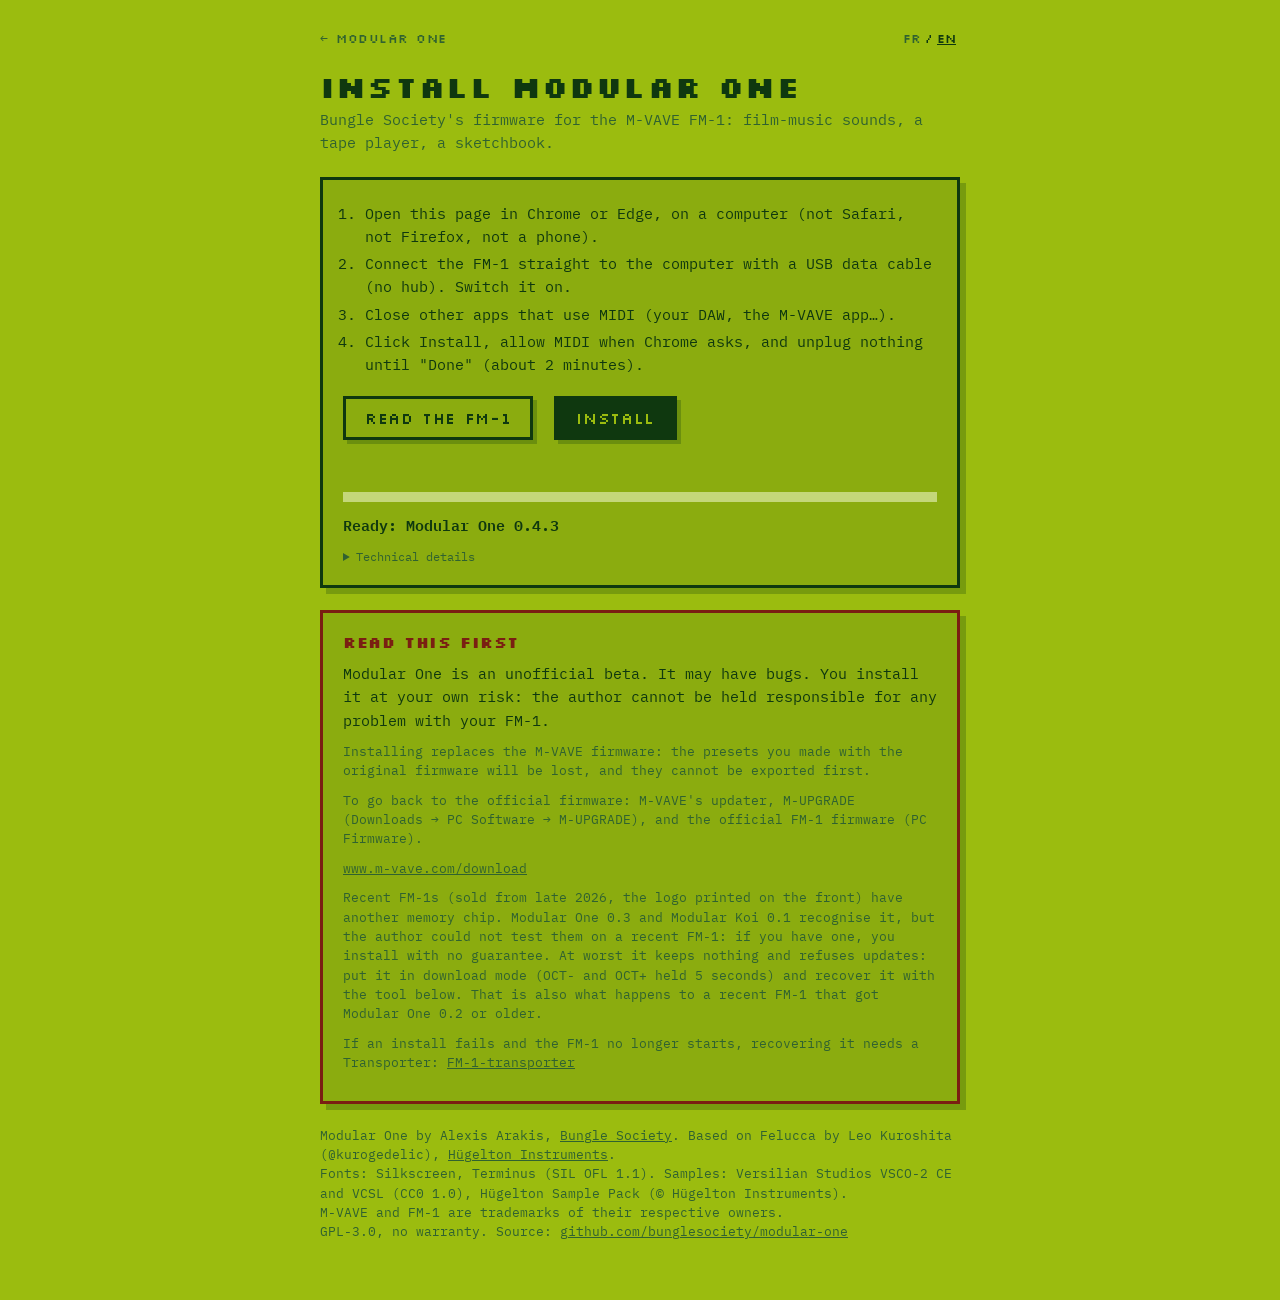
<file: docs/install/index.html>
<!doctype html>
<!-- SPDX-License-Identifier: GPL-3.0-only
     Copyright (C) 2026 Leo Kuroshita (@kurogedelic), Hügelton Instruments (the installer, Felucca's index_pkg.html)
     Copyright (C) 2026 Alexis Arakis (Bungle Society) (Modular One)
     The web installer of Modular One: web/make_m1_site.py puts fm1pkg.js, fm1ota.js (the LIB mark) and the
     package's metadata (the META mark) in it. Chrome or Edge (Web MIDI with SysEx). -->
<html lang="fr">
<head>
<meta charset="utf-8">
<meta name="viewport" content="width=device-width, initial-scale=1">
<title>Installer Modular One</title>
<link rel="preconnect" href="https://fonts.googleapis.com">
<link rel="stylesheet" href="https://fonts.googleapis.com/css2?family=Silkscreen:wght@400;700&family=IBM+Plex+Mono:wght@400;600&display=swap">
<style>
  :root { --bg: #9bbc0f; --panel: #8bac0f; --dim: #306230; --ink: #0f380f; --paper: #c4d77a; --warn: #7a1f12; --shadow: rgba(15, 56, 15, .25); }
  @media (prefers-color-scheme: dark) {
    :root:not([data-theme="light"]) { --bg: #0f1a0b; --panel: #1b2a12; --dim: #6f9a3a; --ink: #c8e46a; --paper: #22341a; --warn: #ff8a6a; --shadow: rgba(0,0,0,.4); }
  }
  :root[data-theme="dark"] { --bg: #0f1a0b; --panel: #1b2a12; --dim: #6f9a3a; --ink: #c8e46a; --paper: #22341a; --warn: #ff8a6a; --shadow: rgba(0,0,0,.4); }
  * { box-sizing: border-box; }
  html, body { margin: 0; background: var(--bg); color: var(--ink); }
  body { font: 15px/1.55 "IBM Plex Mono", ui-monospace, Menlo, monospace; padding: 0 16px 48px; }
  .px { font-family: "Silkscreen", "IBM Plex Mono", monospace; letter-spacing: .04em; }
  main { max-width: 640px; margin: 0 auto; padding-top: 28px; }
  .top { display: flex; justify-content: space-between; align-items: center; gap: 12px; }
  .top a { color: var(--dim); text-decoration: none; font-size: 13px; }
  .lang { font-family: "Silkscreen", monospace; font-size: 12px; }
  .lang a { color: var(--dim); cursor: pointer; padding: 2px 4px; text-decoration: none; }
  .lang a.on { color: var(--ink); text-decoration: underline; }
  h1 { font-size: 30px; line-height: 1.05; margin: 22px 0 6px; }
  .tag { color: var(--dim); margin: 0 0 22px; }
  .box { background: var(--panel); border: 3px solid var(--ink); box-shadow: 6px 6px 0 var(--shadow); padding: 18px 20px; margin-bottom: 22px; }
  ol.steps { margin: 0; padding-left: 22px; }
  ol.steps li { margin: 4px 0; }
  button { font-family: "Silkscreen", monospace; font-size: 16px; letter-spacing: .04em; background: var(--ink); color: var(--bg);
           border: 0; padding: 12px 22px; cursor: pointer; box-shadow: 4px 4px 0 var(--shadow); margin-top: 16px; }
  button:active { transform: translate(2px, 2px); box-shadow: 2px 2px 0 var(--shadow); }
  button:disabled { opacity: .35; cursor: default; transform: none; }
  .bar { height: 10px; background: var(--paper); margin-top: 16px; }
  .bar i { display: block; height: 100%; width: 0; background: var(--ink); transition: width .2s; }
  #status { margin-top: 12px; min-height: 1.6em; font-weight: 600; }
  #who { margin: 12px 0 0; min-height: 1.6em; }
  #who.bad { font-weight: 600; }
  button.ghost { background: transparent; color: var(--ink); outline: 3px solid var(--ink); outline-offset: -3px; margin-right: 12px; }
  details { margin-top: 10px; font-size: 12px; color: var(--dim); }
  pre { white-space: pre-wrap; font-size: 11.5px; margin: 6px 0 0; max-height: 180px; overflow: auto; }
  .after { display: none; }
  .after.on { display: block; }
  .warn { border-color: var(--warn); }
  .warn h2 { color: var(--warn); }
  h2 { font-size: 15px; margin: 0 0 8px; }
  .small { font-size: 12.5px; color: var(--dim); }
  .small a, .box a { color: inherit; }
  p { margin: 0 0 10px; }
</style>
</head>
<body>
<main>
  <div class="top"><a href="../" class="px">← MODULAR ONE</a><div class="lang"><a data-lang="fr">FR</a>/<a data-lang="en">EN</a></div></div>
  <h1 class="px" data-t="title"></h1>
  <p class="tag" data-t="tag"></p>

  <div class="box">
    <ol class="steps">
      <li data-t="s1"></li>
      <li data-t="s2"></li>
      <li data-t="s3"></li>
      <li data-t="s4"></li>
    </ol>
    <button id="check" class="ghost" data-t="check"></button>
    <button id="go" disabled data-t="install"></button>
    <p id="who"></p>
    <div class="bar"><i id="bar"></i></div>
    <p id="status"></p>
    <details><summary data-t="details"></summary><pre id="log"></pre></details>
  </div>

  <div class="box after" id="after">
    <h2 class="px" data-t="nextTitle"></h2>
    <p data-t="next1"></p>
    <p><a href="../carnet/" data-t="next2"></a></p>
    <p><a href="https://github.com/bunglesociety/modular-one/blob/main/docs/GUIDE_FR.md" target="_blank" rel="noopener" data-t="next3"></a></p>
  </div>

  <div class="box warn">
    <h2 class="px" data-t="riskTitle"></h2>
    <p data-t="beta"></p>
    <p class="small" data-t="presets"></p>
    <p class="small" data-t="back"></p>
    <p class="small"><a href="https://www.m-vave.com/download" target="_blank" rel="noopener">www.m-vave.com/download</a></p>
    <p class="small" data-t="newchip"></p>
    <p class="small"><span data-t="brick"></span>
      <a href="https://github.com/kurogedelic/FM-1-transporter" target="_blank" rel="noopener">FM-1-transporter</a></p>
  </div>

  <p class="small">Modular One by Alexis Arakis, <a href="https://bunglesociety.com" target="_blank" rel="noopener">Bungle Society</a>.
    <span data-t="based"></span> Felucca by Leo Kuroshita (@kurogedelic), <a href="https://hugelton.com" target="_blank" rel="noopener">Hügelton Instruments</a>.<br>
    Fonts: Silkscreen, Terminus (SIL OFL 1.1). Samples: Versilian Studios VSCO-2 CE and VCSL (CC0 1.0), Hügelton Sample Pack (© Hügelton Instruments).<br>
    M-VAVE and FM-1 are trademarks of their respective owners.<br>
    <span data-t="license"></span> <a href="https://github.com/bunglesociety/modular-one" target="_blank" rel="noopener">github.com/bunglesociety/modular-one</a></p>
</main>
<script type="module">
// SPDX-License-Identifier: GPL-3.0-only
// Copyright (C) 2026 Leo Kuroshita (@kurogedelic), Hügelton Instruments
//
// FM-1 .fwsc packages in the browser: the package identity and the image the
// device reads during an update.

const BLOCKS = 20, BLK = 0x30, KEEP = 0x2F;

// the package identity ("FM-1_904"): one marker byte after each of the first 20 blocks
function productOf(fwsc) {
  if (fwsc.length < BLOCKS * BLK) throw new Error("not an FM-1 package (too short)");
  let s = "";
  for (let i = 0; i < BLOCKS; i++) {
    const m = fwsc[i * BLK + KEEP];
    if (m !== 0x7D) s += String.fromCharCode((m - i - 1) & 0xFF);
  }
  return s;
}

// the image the device addresses during an update: the .fwsc without the 20 marker bytes
function logicalImage(fwsc) {
  const out = new Uint8Array(fwsc.length - BLOCKS);
  for (let i = 0; i < BLOCKS; i++) out.set(fwsc.subarray(i * BLK, i * BLK + KEEP), i * KEEP);
  out.set(fwsc.subarray(BLOCKS * BLK), BLOCKS * KEEP);
  return out;
}

// SPDX-License-Identifier: GPL-3.0-only
// Copyright (C) 2026 Leo Kuroshita (@kurogedelic), Hügelton Instruments
//
// The FM-1 USB-MIDI update protocol (M-UPGRADE compatible) over WebMIDI.
// Step 1: the running firmware reads parts of the package and stages the update
// loader. Step 2: the loader reads the whole image and writes it. In both steps
// the device sends cmd 0x30 read requests on the logical image and we answer.

const HS_QUERY = [0xF0, 0x00, 0x32, 0x45, 0x00, 0x00, 0x00, 0x40, 0x7F, 0xF7];
const UPGRADE = [0xF0, 0x22, 0x24, 0x35, 0x7F, 0xF7];
const MAXDATA = 512;
const sleep = (ms) => new Promise((r) => setTimeout(r, ms));
const IS_OTA = (id) => /^ota-/i.test(id.model);

// errors carry a code the pages translate: notfound, model, stopped, noloader, lost, noreturn,
// mismatch (detail: the identity the device reports), badreq
function fail(code, msg, detail = "") { const e = new Error(msg); e.code = code; e.detail = detail; return e; }

function pack7(data) {
  const out = []; let acc = 0, nb = 0;
  for (const b of data) {
    acc |= b << nb; nb += 8;
    while (nb >= 7) { out.push(acc & 0x7F); acc >>>= 7; nb -= 7; }
  }
  if (nb) out.push(acc & 0x7F);
  return out;
}

function unpack7(s) {
  const out = []; let acc = 0, nb = 0;
  for (const b of s) {
    acc |= (b & 0x7F) << nb; nb += 7;
    while (nb >= 8) { out.push(acc & 0xFF); acc >>>= 8; nb -= 8; }
  }
  return out;
}

function response(addr, data, fl = 0) {
  const len = data.length;
  const body = [0x00, 0x59, 0x30, (len + 8) & 0xFF, ((len + 8) >> 8) & 0xFF, 0, fl,
    addr & 0xFF, (addr >>> 8) & 0xFF, (addr >>> 16) & 0xFF, (addr >>> 24) & 0xFF,
    len & 0xFF, (len >> 8) & 0xFF, 0, ...data];
  let s = 0;
  for (let i = 6; i < body.length; i++) s += body[i];
  body.push(~s & 0xFF);
  return [0xF0, ...pack7(body), 0xF7];
}

function parseRequest(pkt) {
  if (pkt[0] !== 0xF0 || pkt[pkt.length - 1] !== 0xF7) return null;
  const u = unpack7(pkt.slice(1, -1));
  if (u.length !== 15 || u[0] !== 0 || u[1] !== 0x59 || u[2] !== 0x30) return null;
  let s = 0;
  for (let i = 6; i < 14; i++) s += u[i];
  if ((~s & 0xFF) !== u[14]) return null;
  return { fl: u[6], addr: (u[7] | (u[8] << 8) | (u[9] << 16) | (u[10] << 24)) >>> 0, len: u[11] | (u[12] << 8) | (u[13] << 16) };
}

function parseIdentity(pkt) {
  const d = unpack7(pkt.slice(1, -1));
  if (d.length !== 34 || d[0] !== 0 || d[1] !== 0x59 || d[2] !== 0x11) return null;
  const txt = String.fromCharCode(...d.slice(6, 33)).replace(/\0+$/, "");
  const m = /^([^_]+)_(\d+)$/.exec(txt);
  return m ? { text: txt, model: m[1], version: parseInt(m[2], 10) } : null;
}

// one MIDI in/out pair with a SysEx queue
class Link {
  constructor(input, output) {
    this.input = input; this.output = output; this.q = []; this.waiter = null;
    input.onmidimessage = (ev) => {
      if (ev.data[0] !== 0xF0) return;
      this.q.push(Array.from(ev.data));
      if (this.waiter) { const w = this.waiter; this.waiter = null; w(); }
    };
  }
  get lost() { return this.input.state === "disconnected" || this.output.state === "disconnected"; }
  // false when the port is gone (unplugged): WebMIDI throws on a disconnected output
  send(bytes) {
    try { this.output.send(bytes); return true; } catch (_) { return false; }
  }
  drain() { this.q.length = 0; }
  async read(ms) {
    if (!this.q.length) {
      let tm;
      await Promise.race([new Promise((r) => { this.waiter = r; }), new Promise((r) => { tm = setTimeout(r, ms); })]);
      clearTimeout(tm);
      this.waiter = null;
    }
    return this.q.shift() || null;
  }
  close() { this.input.onmidimessage = null; }
}

async function handshake(link, tries = 3) {
  link.drain();
  for (let t = 0; t < tries; t++) {
    if (!link.send(HS_QUERY)) return null;
    const end = Date.now() + 1000;
    while (Date.now() < end) {
      const p = await link.read(end - Date.now());
      if (!p) break;
      const id = parseIdentity(p);
      if (id) return id;
    }
  }
  return null;
}

class Updater {
  constructor(access, log) {
    this.access = access;
    this.log = log || (() => {});
  }

  // every in/out pair with the same port name that answers the handshake
  async find(filter) {
    const outs = [...this.access.outputs.values()];
    for (const input of this.access.inputs.values()) {
      if (input.state === "disconnected") continue;
      if (!/fm-?1|felucca|ota|composite|sinco|usb-midi/i.test(input.name || "")) continue;   // never probe other gear
      const output = outs.find((o) => o.name === input.name) || (outs.length === 1 ? outs[0] : null);
      if (!output) continue;
      try { await input.open(); await output.open(); } catch (_) { continue; }
      const link = new Link(input, output);
      const id = await handshake(link, 2);
      if (id && (!filter || filter(id))) return { link, id, name: input.name };
      link.close();
    }
    return null;
  }

  async waitFor(filter, ms) {
    const end = Date.now() + ms;
    while (Date.now() < end) {
      const dev = await this.find(filter);
      if (dev) return dev;
      await sleep(1000);
    }
    return null;
  }

  // serve read requests until the device asks for one of the finish addresses; stops early
  // when the port disappears (lost: true) instead of waiting out idleMs
  async serve(link, image, finishAddr, idleMs, onProgress) {
    let served = 0, last = Date.now();
    for (;;) {
      const pkt = await link.read(1000);
      if (!pkt) {
        if (link.lost) return { served, finished: false, lost: true };
        if (Date.now() - last > idleMs) return { served, finished: false };
        continue;
      }
      const r = parseRequest(pkt);
      if (!r) continue;
      last = Date.now();
      if (r.addr === 0xE0000000 || r.addr === 0xF0000000) {
        link.send(response(r.addr, [...new TextEncoder().encode("success"), 0]));
        if (r.addr === finishAddr) return { served, finished: true };
        continue;
      }
      if (r.len > MAXDATA || r.addr + r.len > image.length) throw fail("badreq", `bad request ${r.addr.toString(16)}+${r.len}`);
      await sleep(10);
      if (!link.send(response(r.addr, Array.from(image.subarray(r.addr, r.addr + r.len)), r.fl))) {
        return { served, finished: false, lost: true };
      }
      served++;
      if (onProgress) onProgress(served, r.addr);
    }
  }

  // full install: running firmware -> loader -> new firmware
  async install(image, product, onStep) {
    const step = onStep || (() => {});
    const dev = await this.find((id) => !IS_OTA(id));
    if (!dev) throw fail("notfound", "FM-1 not found (USB cable, and no other app using it?)");
    const [model] = product.split("_");
    if (dev.id.model !== model) { dev.link.close(); throw fail("model", `the device is ${dev.id.text}, the package is for ${product}`); }
    step("start", dev.id.text);
    dev.link.send(UPGRADE);
    await sleep(2000);
    const s1 = await this.serve(dev.link, image, 0xE0000000, 8000, (n) => step("verify", n));
    dev.link.close();
    if (!s1.finished) throw fail(s1.lost ? "lost" : "stopped", `the device ${s1.lost ? "was disconnected" : "stopped"} after ${s1.served} requests: nothing was written`);
    step("loader");
    await sleep(3000);
    const ota = await this.waitFor(IS_OTA, 30000);
    if (!ota) throw fail("noloader", "the update loader did not appear. Replug the USB cable and press Install again: the device stays in update mode until it is finished.");
    const s2 = await this.write(ota, image, step);
    if (!s2.finished) throw fail(s2.lost ? "lost" : "stopped", `the loader ${s2.lost ? "was disconnected" : "stopped"} after ${s2.served} requests. Replug and press Install again to resume.`);
    step("reboot");
    await sleep(3000);
    const back = await this.waitFor((id) => !IS_OTA(id), 40000);
    if (!back) throw fail("noreturn", "the device did not come back: power-cycle it");
    back.link.close();
    if (back.id.text !== product) throw fail("mismatch", `installed, but the device reports ${back.id.text}`, back.id.text);
    step("done", back.id.text);
    return back.id.text;
  }

  // step 2 with the loader found by find()/waitFor()
  async write(ota, image, step) {
    ota.link.send(UPGRADE);
    await sleep(2000);
    const s2 = await this.serve(ota.link, image, 0xF0000000, 180000, (n) => step("write", n));
    ota.link.close();
    return s2;
  }

  // resume: the device is already in update mode (loader) -> true when the write finished
  async resume(image, onStep) {
    const ota = await this.find(IS_OTA);
    if (!ota) return false;
    return (await this.write(ota, image, onStep || (() => {}))).finished;
  }
}

// SPDX-License-Identifier: GPL-3.0-only
// Copyright (C) 2026 Alexis Arakis (Bungle Society)
// What runs on the connected FM-1 or SMK-37, read before installing: the update identity (MODEL_NNN, the handshake of
// fm1ota.js) and the editor's INFO (editor.c: "FELUCCA " + the version string). From both: the firmware, its version,
// and whether this package may go on it. Used by the install pages of Modular One, Modular Koi and Modular Compagnon
// (inlined after fm1ota.js: it uses its Updater, sameModel and IS_OTA-like tests).
//
// The names the firmwares give (INFO):
//   Modular Koi        "FELUCCA KOI 0.1"                 (tools/build.py --board koi --release 0.1)
//   Modular One        "FELUCCA M1 0.4.1 BETA"           (identity FM-1_891 from 0.4.1; 0.3: "FELUCCA M1 0.3 BETA", FM-1_903)
//   Modular Compagnon  "FELUCCA MC 1.1"                  (1.1 on; 1.0: "FELUCCA v1.0", identity _900)
//   Felucca            "FELUCCA v1.6.1"
//   M-VAVE's own firmware gives an identity (MODEL_0NN) and no INFO.

const ED_HDR = [0x7D, 0x46, 0x4C];

// the editor's INFO on an open link: its version string, or null (no answer: not a Felucca firmware)
async function readInfo(link, ms = 900) {
  link.drain();
  if (!link.send([0xF0, ...ED_HDR, 1, 0xF7])) return null;
  const end = Date.now() + ms;
  while (Date.now() < end) {
    const p = await link.read(end - Date.now());
    if (!p) break;
    if (p[1] === ED_HDR[0] && p[2] === ED_HDR[1] && p[3] === ED_HDR[2] && p[4] === 1) {
      let s = "";
      for (let i = 5; i < p.length - 1 && p[i]; i++) s += String.fromCharCode(p[i]);
      return s;
    }
  }
  return null;
}

// "0.3", "1.6.1" -> [0, 3], [1, 6, 1]; compare: -1 0 1
const verParts = (v) => String(v || "").replace(/^v/i, "").split(/[^0-9]+/).filter((x) => x !== "").map(Number);
function verCmp(a, b) {
  const x = verParts(a), y = verParts(b);
  for (let i = 0; i < Math.max(x.length, y.length); i++) {
    const d = (x[i] || 0) - (y[i] || 0);
    if (d) return d < 0 ? -1 : 1;
  }
  return 0;
}

// identity { text, model, version } (+ the INFO string) -> { family, name, version }
//   family: "koi" | "one" | "compagnon" | "felucca" | "stock" | "ota" | "unknown"
function classify(id, info) {
  if (/^ota-/i.test(id.model)) return { family: "ota", name: "", version: "" };
  const nnn = id.version, idver = nnn >= 900 ? `${Math.floor(nnn / 10) % 10}.${nnn % 10}` : "";
  const OWN = { 891: ["one", "Modular One"], 892: ["koi", "Modular Koi"], 893: ["compagnon", "Modular Compagnon"] };
  if (info == null)          // (the Modular family's own identities, The Firmware Hub: FM-1_891 One, _892 Koi, _893 Compagnon)
    return OWN[nnn] ? { family: OWN[nnn][0], name: OWN[nnn][1], version: "" }
         : nnn < 800 ? { family: "stock", name: "M-VAVE", version: String(nnn).padStart(3, "0") }
                     : { family: "unknown", name: "", version: idver };
  const s = info.replace(/^FELUCCA\s*/i, "").trim();
  let m;
  if ((m = /^KOI\s+v?([0-9][0-9.]*)/i.exec(s))) return { family: "koi", name: "Modular Koi", version: m[1] };
  if ((m = /^MC\s+v?([0-9][0-9.]*)/i.exec(s))) return { family: "compagnon", name: "Modular Compagnon", version: m[1] };
  if ((m = /^M1\s+v?([0-9][0-9.]*)/i.exec(s))) return { family: "one", name: "Modular One", version: m[1] };
  if (/^FM-1$/i.test(id.model) && (m = /^([0-9]\.[0-9])-?\s*BETA/i.exec(s)))   // Modular One 0.1 / 0.2 releases
    return { family: "one", name: "Modular One", version: m[1] };
  if (!/^FM-1$/i.test(id.model) && nnn >= 900 && (m = /^v?([0-9]\.[0-9][0-9.]*)/i.exec(s)) &&
      (m[1].startsWith(idver) || /^1\.0(\.|$)/.test(m[1])))
    return { family: "compagnon", name: "Modular Compagnon", version: m[1] };   // Modular Compagnon 1.0 on an SMK-37 (_900)
  if ((m = /^v?([0-9][0-9.]*)/i.exec(s))) return { family: "felucca", name: "Felucca", version: m[1] };
  return { family: "unknown", name: s, version: idver };
}

// what is on the device: null (none found) or { id, info, family, name, version, link: closed }
async function probe(updater) {
  const dev = await updater.find(() => true);
  if (!dev) return null;
  const ota = /^ota-/i.test(dev.id.model);
  const info = ota ? null : await readInfo(dev.link);
  dev.link.close();
  return { id: dev.id, info, ...classify(dev.id, info) };
}

// may this package go on it? pkg: { family, version, product }. -> { ok, key, warn }
//   key: "otherModel" | "ota" | "same" | "update" | "older" | "replace" | "fresh"
function verdict(dev, pkg) {
  const model = pkg.product.split("_")[0];
  if (dev.id.model.replace(/^ota-/i, "") !== model) return { ok: false, key: "otherModel" };
  if (dev.family === "ota") return { ok: true, key: "ota" };
  if (dev.family === pkg.family) {
    const c = verCmp(dev.version, pkg.version);
    if (c === 0) return { ok: true, key: "same" };
    return c < 0 ? { ok: true, key: "update" } : { ok: true, key: "older", warn: true };
  }
  return { ok: true, key: dev.family === "stock" ? "fresh" : "replace" };
}

// what the device runs, in words (the pages add "on your FM-1:")
function devLabel(dev, lang) {
  const fr = lang === "fr";
  switch (dev.family) {
  case "stock": return (fr ? "le firmware d'origine M-VAVE (" : "M-VAVE's original firmware (") + dev.version + ")";
  case "ota": return fr ? "en mode mise à jour" : "in update mode";
  case "unknown": return fr ? "un firmware inconnu" + (dev.version ? " (" + dev.version + ")" : "") : "an unknown firmware" + (dev.version ? " (" + dev.version + ")" : "");
  default: return dev.name + " " + dev.version;
  }
}

const $ = (id) => document.getElementById(id);
const TEXT = {
  fr: {
    title: "Installer Modular One", tag: "Le firmware de Bungle Society pour le M-VAVE FM-1 : sons de musique de film, magnéto, carnet de croquis.",
    s1: "Ouvre cette page dans Chrome ou Edge, sur un ordinateur (pas Safari, pas Firefox, pas de téléphone).",
    s2: "Branche le FM-1 directement à l'ordinateur avec un câble USB de données (pas de hub). Allume-le.",
    s3: "Ferme les autres logiciels qui utilisent le MIDI (ton logiciel de musique, l'app M-VAVE…).",
    s4: "Clique Installer, autorise le MIDI quand Chrome le demande, et ne débranche rien jusqu'à « Terminé » (environ 2 minutes).",
    install: "Installer", details: "Détails techniques",
    nextTitle: "Et maintenant ?",
    next1: "Le FM-1 redémarre sur Modular One. Joue, puis maintiens REC pour garder ta dernière phrase dans le carnet. OCT- et OCT+ maintenus ensemble 1 seconde lancent le magnéto. SEQ maintenu : la liste du magnéto (K1 choisit, REC deux fois efface un croquis, lâcher SEQ joue ton choix).",
    next2: "Ouvrir le Carnet : envoie tes fichiers MIDI au FM-1 et récupère tes croquis →",
    next3: "Lire le guide complet →",
    riskTitle: "À lire avant",
    beta: "Modular One est une version bêta, non officielle. Elle peut avoir des bugs. Tu l'installes à tes risques : l'auteur ne peut pas être tenu responsable d'un problème sur ton FM-1.",
    presets: "L'installation remplace le firmware M-VAVE : les presets que tu as faits avec le firmware d'origine seront perdus, et on ne peut pas les exporter avant.",
    back: "Pour revenir au firmware officiel : l'outil de mise à jour M-VAVE, M-UPGRADE (Downloads → PC Software → M-UPGRADE), et le firmware officiel du FM-1 (PC Firmware).",
    newchip: "Les FM-1 récents (vendus depuis fin 2026, le logo imprimé sur la façade) ont une autre puce de mémoire. Modular One 0.3 et Modular Koi 0.1 la reconnaissent, mais l'auteur n'a pas pu les tester sur un FM-1 récent : si tu en as un, tu installes sans garantie. Au pire, il ne garde rien et refuse les mises à jour : il faut alors le passer en mode téléchargement (OCT- et OCT+ maintenus 5 secondes) et le récupérer avec l'outil ci-dessous. C'est aussi ce qui arrive à un FM-1 récent passé en Modular One 0.2 ou plus ancien.",
    recent: "FM-1 récent (logo imprimé sur la façade, vendu depuis fin 2026) ? Modular One n'a pas encore été testé dessus par l'auteur. Il devrait fonctionner, mais sans garantie : au pire, il ne garde rien et refuse les mises à jour, et le FM-1 se récupère en mode téléchargement (OCT- et OCT+ maintenus 5 secondes).",
    brick: "Si une installation échoue et que le FM-1 ne démarre plus, il faut un Transporter pour le récupérer :",
    based: "Basé sur", license: "GPL-3.0, sans garantie. Code source :",
    nomidi: "Ce navigateur ne peut pas le faire. Ouvre la page dans Chrome ou Edge.", loadfail: "Impossible de charger : ",
    ready: "Prêt : Modular One ", start: "Démarrage", verify: "Vérification", loader: "Passage en mode mise à jour", write: "Écriture",
    reboot: "Redémarrage", done: "Terminé ! Modular One est installé.", stopped: "Arrêté. Rebranche le câble USB et clique encore sur Installer.",
    error: "Erreur : ",
    denied: "Le MIDI (SysEx) n'a pas été autorisé. Autorise le MIDI dans les réglages du site (à gauche de l'adresse) et clique encore sur Installer.",
    check: "Lire le FM-1",
    onDev: "Sur ton FM-1 : ",
    onOther: "L'appareil branché : ",
    v_ota: "Il est en mode mise à jour : Installer finit l'écriture.",
    v_same: "C'est déjà cette version ({v}). Tu peux la réinstaller.",
    v_update: "Installer le met à jour en {name} {v}.",
    v_older: "Une version plus récente est installée. Installer {name} {v} revient en arrière.",
    v_replace: "Installer {name} {v} le remplacera.",
    v_fresh: "Installer {name} {v} le remplacera (les presets du firmware d'origine seront perdus).",
    v_otherModel: "Ce n'est pas un FM-1 : ce firmware ne peut pas aller dessus, rien ne sera écrit.",
    checking: "Lecture de l'appareil…",
    confirm: "Installer Modular One sur le FM-1 ?",
    notfound: "FM-1 introuvable. Vérifie le câble USB (un câble de données), ferme les autres apps MIDI, et clique encore sur Installer.",
    model: "L'appareil branché n'est pas un FM-1.",
    lost: "La connexion USB a été perdue. Rebranche et clique encore sur Installer.",
    noloader: "Le FM-1 en mode mise à jour est introuvable. Rebranche le câble USB et clique encore sur Installer (il reste en mode mise à jour jusqu'à la fin). Un FM-1 récent (logo imprimé sur la façade) avec Modular One 0.2 ou plus ancien refuse les mises à jour : voir « À lire avant ».",
    noreturn: "Le FM-1 n'est pas revenu. Éteins-le et rallume-le.",
    mismatch: "Écrit, mais le FM-1 annonce une autre version : ",
    badpkg: "Le fichier à installer est abîmé. Recharge la page.",
    leave: "Écriture en cours. Ne ferme pas la page.",
  },
  en: {
    title: "Install Modular One", tag: "Bungle Society's firmware for the M-VAVE FM-1: film-music sounds, a tape player, a sketchbook.",
    s1: "Open this page in Chrome or Edge, on a computer (not Safari, not Firefox, not a phone).",
    s2: "Connect the FM-1 straight to the computer with a USB data cable (no hub). Switch it on.",
    s3: "Close other apps that use MIDI (your DAW, the M-VAVE app…).",
    s4: "Click Install, allow MIDI when Chrome asks, and unplug nothing until \"Done\" (about 2 minutes).",
    install: "Install", details: "Technical details",
    nextTitle: "What now?",
    next1: "The FM-1 restarts on Modular One. Play, then hold REC to keep your last phrase in the sketchbook. Hold OCT- and OCT+ together for 1 second to start the tape player. SEQ held: the tape's list (K1 chooses, REC twice erases a sketch, letting go of SEQ plays your choice).",
    next2: "Open the Carnet: send your MIDI files to the FM-1 and get your sketches back →",
    next3: "Read the full guide (French) →",
    riskTitle: "Read this first",
    beta: "Modular One is an unofficial beta. It may have bugs. You install it at your own risk: the author cannot be held responsible for any problem with your FM-1.",
    presets: "Installing replaces the M-VAVE firmware: the presets you made with the original firmware will be lost, and they cannot be exported first.",
    back: "To go back to the official firmware: M-VAVE's updater, M-UPGRADE (Downloads → PC Software → M-UPGRADE), and the official FM-1 firmware (PC Firmware).",
    newchip: "Recent FM-1s (sold from late 2026, the logo printed on the front) have another memory chip. Modular One 0.3 and Modular Koi 0.1 recognise it, but the author could not test them on a recent FM-1: if you have one, you install with no guarantee. At worst it keeps nothing and refuses updates: put it in download mode (OCT- and OCT+ held 5 seconds) and recover it with the tool below. That is also what happens to a recent FM-1 that got Modular One 0.2 or older.",
    recent: "Recent FM-1 (logo printed on the front, sold from late 2026)? Modular One has not been tested on it by the author yet. It should work, but with no guarantee: at worst it keeps nothing and refuses updates, and the FM-1 can be recovered in download mode (OCT- and OCT+ held 5 seconds).",
    brick: "If an install fails and the FM-1 no longer starts, recovering it needs a Transporter:",
    based: "Based on", license: "GPL-3.0, no warranty. Source:",
    nomidi: "This browser cannot do it. Open the page in Chrome or Edge.", loadfail: "Could not load: ",
    ready: "Ready: Modular One ", start: "Starting", verify: "Verifying", loader: "Switching to update mode", write: "Writing",
    reboot: "Restarting", done: "Done! Modular One is installed.", stopped: "Stopped. Replug the USB cable and click Install again.",
    error: "Error: ",
    denied: "MIDI (SysEx) access was not allowed. Allow MIDI in the site settings (left of the address) and click Install again.",
    check: "Read the FM-1",
    onDev: "On your FM-1: ",
    onOther: "The connected device: ",
    v_ota: "It is in update mode: Install finishes the writing.",
    v_same: "This version is already installed ({v}). You can install it again.",
    v_update: "Install updates it to {name} {v}.",
    v_older: "A newer version is installed. Installing {name} {v} goes back.",
    v_replace: "Installing {name} {v} replaces it.",
    v_fresh: "Installing {name} {v} replaces it (the original firmware's presets will be lost).",
    v_otherModel: "Not an FM-1: this firmware cannot go on it, nothing will be written.",
    checking: "Reading the device…",
    confirm: "Install Modular One on the FM-1?",
    notfound: "FM-1 not found. Check the USB cable (a data cable), close other MIDI apps, and click Install again.",
    model: "The connected device is not an FM-1.",
    lost: "The USB connection was lost. Replug it and click Install again.",
    noloader: "The FM-1 in update mode was not found. Replug the USB cable and click Install again (it stays in update mode until it is finished). A recent FM-1 (logo printed on the front) with Modular One 0.2 or older refuses updates: see \"Read this first\".",
    noreturn: "The FM-1 did not come back. Switch it off and on.",
    mismatch: "Written, but the FM-1 reports another version: ",
    badpkg: "The file to install is damaged. Reload the page.",
    leave: "Writing. Do not close the page.",
  },
};
let lang = (() => { try { return localStorage.getItem("m1lang"); } catch { return null; } })() || ((navigator.language || "en").toLowerCase().startsWith("fr") ? "fr" : "en");
if (!TEXT[lang]) lang = "en";
const t = (k) => TEXT[lang][k];
let lastKey = null, lastArg = "";
function applyLang() {
  document.documentElement.lang = lang;
  document.querySelectorAll("[data-t]").forEach((e) => { e.textContent = t(e.dataset.t); });
  document.querySelectorAll("[data-lang]").forEach((a) => a.classList.toggle("on", a.dataset.lang === lang));
  document.title = t("title");
  if (lastKey) $("status").textContent = t(lastKey) + lastArg;
  if (typeof sayDev === "function") sayDev();
}
document.querySelectorAll("[data-lang]").forEach((a) => a.addEventListener("click", () => { lang = a.dataset.lang; try { localStorage.setItem("m1lang", lang); } catch {} applyLang(); }));
applyLang();
const sayK = (k, arg = "") => { lastKey = k; lastArg = arg; $("status").textContent = t(k) + arg; };
const log = (s) => { $("log").textContent += s + "\n"; };
const bar = (f) => { $("bar").style.width = `${Math.max(0, Math.min(100, f))}%`; };
let image = null;
const meta = {"version": "0.4.3", "product": "FM-1_891", "family": "one", "name": "Modular One", "pkg": "../firmware/modular-one-0.4.3.fwsc"};

let writing = false;
window.addEventListener("beforeunload", (e) => { if (writing) { e.preventDefault(); e.returnValue = t("leave"); } });

(async () => {
  if (!navigator.requestMIDIAccess) { sayK("nomidi"); return; }
  try {
    let pkg;
    if (meta.b64) {                                     /* one file opened from the disk: the package inside it */
      pkg = Uint8Array.from(atob(meta.b64), (c) => c.charCodeAt(0));
    } else {
      const r = await fetch(meta.pkg);
      if (!r.ok) throw new Error(`${meta.pkg}: HTTP ${r.status}`);
      pkg = new Uint8Array(await r.arrayBuffer());
    }
    if (productOf(pkg) !== meta.product) { sayK("badpkg"); return; }
    image = logicalImage(pkg);
    sayK("ready", meta.version);
    $("go").disabled = false;
  } catch (e) { sayK("loadfail", e.message); }
})();

var found = null;                                            /* the last reading of the device (fm1probe.js) */
const vText = (v) => t("v_" + v.key).replace("{name}", meta.name || "Modular One").replace("{v}", meta.version);
function sayDev() {
  if (!found) return;
  $("who").textContent = found.dev ? t(found.v.ok ? "onDev" : "onOther") + devLabel(found.dev, lang) + ". " + vText(found.v) : t("notfound");
  $("who").className = found.v && !found.v.ok ? "bad" : "";
}
async function midi() {
  try { return await navigator.requestMIDIAccess({ sysex: true }); }
  catch (e) { sayK("denied"); return null; }
}
async function readDev(m) {
  $("who").textContent = t("checking");
  $("who").className = "";
  const dev = await probe(new Updater(m, log));
  found = { dev, v: dev ? verdict(dev, { family: "one", version: meta.version, product: meta.product }) : null };
  if (dev) log(`device: ${dev.id.text} / ${dev.info ?? "(no INFO)"} -> ${dev.family} ${dev.version}: ${found.v.key}`);
  sayDev();
  return found;
}
$("check").addEventListener("click", async () => {
  if (writing) return;
  const m = await midi();
  if (!m) return;
  $("check").disabled = true;
  try { await readDev(m); } catch (e) { $("who").textContent = t("error") + (e && e.message); }
  $("check").disabled = false;
});

$("go").addEventListener("click", async () => {
  if (writing || !image) return;
  $("go").disabled = true;
  $("after").classList.remove("on");
  const midi0 = await midi();
  if (!midi0) { $("go").disabled = false; return; }
  let f = null;                                               /* first what is on it: may it go there? */
  try { f = await readDev(midi0); } catch (e) { $("who").textContent = t("error") + (e && e.message); }
  if (!f || !f.dev) { sayK("notfound"); $("go").disabled = false; return; }
  if (!f.v.ok) { sayK("model"); $("go").disabled = false; return; }
  if (!confirm(t("onDev") + devLabel(f.dev, lang) + ".\n" + vText(f.v) + "\n\n" + t("recent") + "\n\n" + t("confirm"))) { $("go").disabled = false; return; }
  writing = true;
  try {
    const up = new Updater(midi0, log);
    const total = 74 + 1167;
    const step = (k, a) => {
      log(`${k} ${a ?? ""}`);
      if (k === "start") sayK("start");
      if (k === "verify") { sayK("verify"); bar((a / total) * 100); }
      if (k === "loader") sayK("loader");
      if (k === "write") { sayK("write"); bar(((74 + a) / total) * 100); }
      if (k === "reboot") sayK("reboot");
      if (k === "done") { bar(100); sayK("done"); $("after").classList.add("on"); }
    };
    const ota = await up.find((id) => /^ota-/i.test(id.model));
    if (ota) {
      ota.link.close();
      const ok = await up.resume(image, step);
      sayK(ok ? "done" : "stopped");
      if (ok) $("after").classList.add("on");
    } else {
      await up.install(image, meta.product, step);
    }
  } catch (e) {
    if (e && e.code && TEXT[lang][e.code]) sayK(e.code, e.detail || "");
    else sayK("error", e && e.message);
    log(String(e && e.stack || e));
  }
  writing = false;
  $("go").disabled = false;
});
</script>
</body>
</html>
</file>
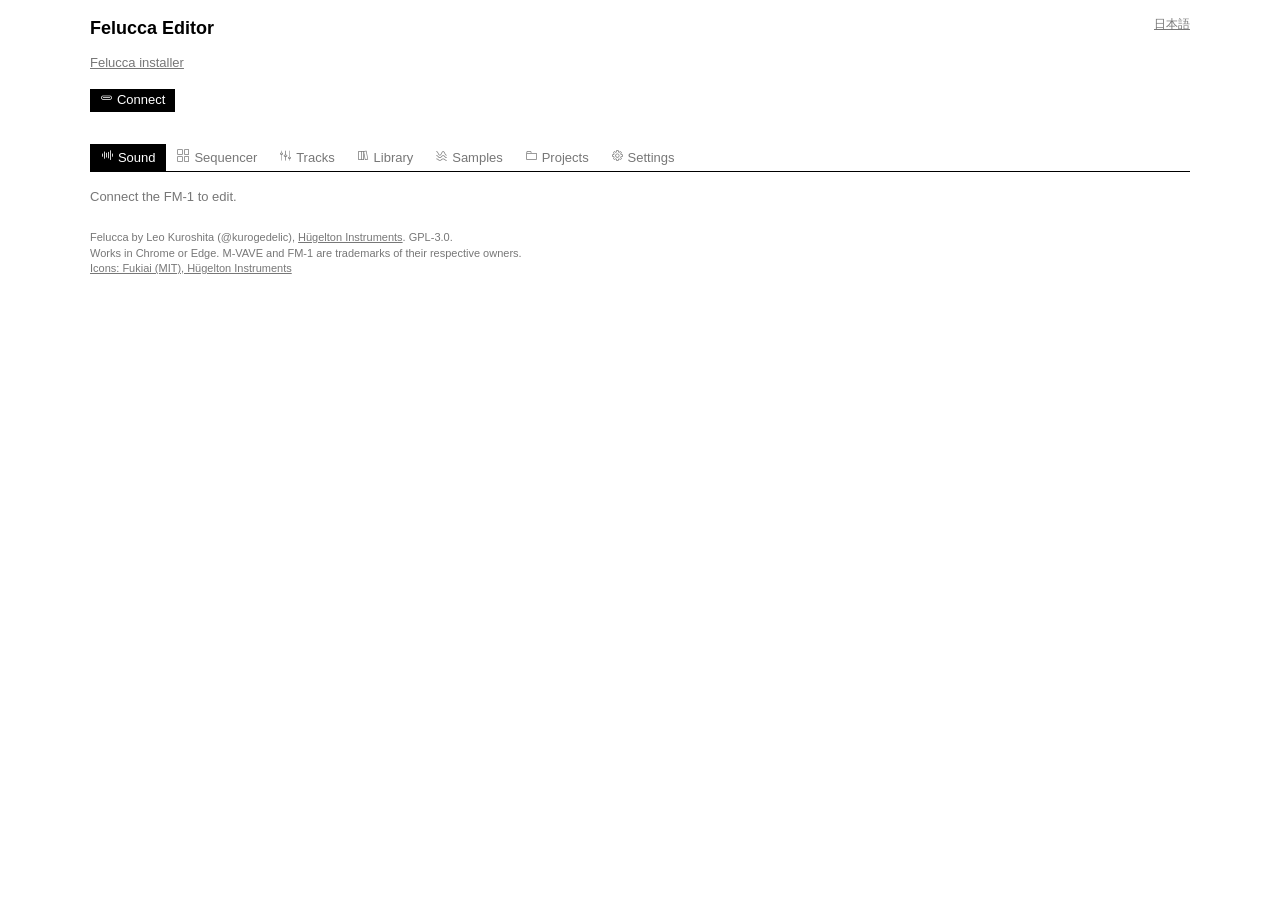
<file: web/editor.html>
<!doctype html>
<!-- SPDX-License-Identifier: GPL-3.0-only
     Copyright (C) 2026 Leo Kuroshita (@kurogedelic), Hügelton Instruments -->
<!-- Felucca web editor. One file, no libraries. Protocol: EDITOR_PROTOCOL.md.
     Add ?mock=1 to the URL to use a built-in simulated device. -->
<html lang="ja">
<head>
<meta charset="utf-8">
<meta name="viewport" content="width=device-width, initial-scale=1">
<title>Felucca Editor</title>
<style>
  /* Fukiai: Hügelton Instruments' icon font (MIT, FUKIAI-LICENSE.txt). Icons are text in .ic spans;
     they stay hidden until the face has loaded (html.fk), so a missing font never shows boxes. */
  @font-face { font-family: "Fukiai"; src: url("fukiai.ttf") format("truetype"); font-display: block; unicode-range: U+EA00-EB09; }
  :root { --bg: #fff; --fg: #000; --dim: #777; --line: #ccc; }
  @media (prefers-color-scheme: dark) {
    :root:not([data-theme="light"]) { --bg: #000; --fg: #fff; --dim: #888; --line: #444; }
  }
  :root[data-theme="dark"] { --bg: #000; --fg: #fff; --dim: #888; --line: #444; }
  html { color-scheme: light dark; }
  body { margin: 0; background: var(--bg); color: var(--fg);
         font: 13px/1.4 -apple-system, BlinkMacSystemFont, "Helvetica Neue", Arial, sans-serif;
         font-variant-numeric: tabular-nums; }
  main { max-width: 1100px; margin: 0 auto; padding: 16px; }
  h1 { font-size: 18px; font-weight: 600; margin: 0 0 8px; }
  h2 { font-size: 13px; font-weight: 600; margin: 0 0 4px; padding-bottom: 2px; border-bottom: 1px solid var(--fg); }
  h3 { font-size: 11px; font-weight: 400; color: var(--dim); margin: 4px 0 0; }
  a { color: inherit; }
  .lang { float: right; font-size: 12px; color: var(--dim); text-decoration: underline; background: none; padding: 0; }
  button { font: inherit; background: var(--fg); color: var(--bg); border: 0; padding: 2px 10px; cursor: pointer; }
  button:disabled { opacity: .3; cursor: default; }
  button.lang { color: var(--dim); background: none; }
  select, input[type=text], input[type=number], input[type=search] {
    font: inherit; color: var(--fg); background: var(--bg); border: 1px solid var(--line); padding: 1px 3px; border-radius: 0; }
  input[type=range] { width: 100%; margin: 0; accent-color: var(--fg); }
  input[type=checkbox] { accent-color: var(--fg); margin: 0; }
  .bar { display: flex; flex-wrap: wrap; gap: 6px 12px; align-items: center; margin: 0 0 8px; }
  .dim { color: var(--dim); }
  #status { min-height: 1.4em; }
  section { margin: 12px 0; }
  .groups { columns: 250px; column-gap: 20px; }
  .group { break-inside: avoid; margin: 0 0 12px; }
  .row { display: grid; grid-template-columns: 46px 1fr 70px; gap: 6px; align-items: center; min-height: 22px; }
  .row .v { text-align: right; white-space: nowrap; }
  .row select { width: 100%; }
  .browser { display: flex; flex-wrap: wrap; gap: 12px; align-items: flex-start; }
  .browser select[size] { min-width: 150px; }
  .slots { display: grid; grid-template-columns: auto auto auto auto; gap: 3px 8px; align-items: center; justify-content: start; }
  table { border-collapse: collapse; }
  th { font-weight: 400; color: var(--dim); text-align: left; padding: 0 6px 2px 0; }
  td { padding: 1px 6px 1px 0; }
  td.i { color: var(--dim); text-align: right; }
  #steps input[type=text] { width: 120px; }
  #steps input[type=number] { width: 48px; }
  #steps .bad { outline: 1px solid var(--fg); text-decoration: underline wavy; }
  #steps tr.off td { color: var(--dim); }
  .stepcols { columns: 470px; column-gap: 24px; }
  .stepcols table { break-inside: avoid; }
  @media (max-width: 600px) {
    .stepcols { columns: auto; overflow-x: auto; }
    #steps input[type=text] { width: 84px; }
    #steps input[type=number] { width: 42px; }
    #steps th, #steps td { padding-right: 3px; }
  }
  .smp { margin: 0 0 14px; padding: 6px 0 0; border-top: 1px solid var(--line); }
  .smp.over { outline: 1px solid var(--fg); outline-offset: 2px; }
  .smp .head { display: flex; flex-wrap: wrap; gap: 4px 12px; align-items: center; }
  .smp .head b { font-weight: 600; min-width: 40px; }
  .smp progress { width: 160px; height: 6px; accent-color: var(--fg); }
  .smp table { margin: 4px 0; }
  .smp input.name { width: 80px; text-transform: uppercase; }
  .smp input.root { width: 48px; }
  .smp .bad { text-decoration: underline wavy; }
  footer { margin-top: 24px; font-size: 11px; color: var(--dim); }
  .row.pushed .v { font-weight: 600; }
  /* librarian: local library and the device's user bank side by side, stacked on a phone */
  .libcols { display: grid; grid-template-columns: repeat(auto-fit, minmax(min(100%, 340px), 1fr)); gap: 8px 24px; margin-top: 6px; }
  .libcols > div { min-width: 0; }
  .libcols .bar input[type=search] { flex: 1 1 120px; min-width: 0; }
  .list { height: 260px; overflow: auto; border: 1px solid var(--line); resize: vertical; }
  .list table { width: 100%; table-layout: fixed; }
  .list th { position: sticky; top: 0; background: var(--bg); padding: 1px 6px; }
  .list td { padding: 1px 6px; white-space: nowrap; overflow: hidden; text-overflow: ellipsis; }
  .list tr[data-id], .list tr[data-slot] { cursor: pointer; }
  .list tr.sel td { background: var(--fg); color: var(--bg); }
  .list tr.empty td { color: var(--dim); }
  .list tr.over td { outline: 1px dashed var(--fg); outline-offset: -1px; }
  .list.over { outline: 1px solid var(--fg); }
  .list .none { padding: 6px; color: var(--dim); }
  .list col.n { width: 40px; } .list col.e { width: 72px; } .list col.d { width: 78px; }
  .ic { font-family: "Fukiai"; font-style: normal; font-weight: 400; font-synthesis: none; line-height: 1; margin-right: .3em; }
  html:not(.fk) .ic { display: none; }
  /* wave choices: a page-drawn picker so the options can carry an icon (Chrome 135+); native menus get words only */
  @supports (appearance: base-select) {
    select.wave, select.wave::picker(select) { appearance: base-select; }
    select.wave { padding: 1px 3px; min-block-size: 0; border: 1px solid var(--line); border-radius: 0; background: var(--bg); color: var(--fg); }
    select.wave > button { font: inherit; background: none; color: inherit; padding: 0; text-align: start; }
    select.wave::picker(select) { border: 1px solid var(--line); background: var(--bg); color: var(--fg); padding: 0; }
    select.wave option { padding: 1px 6px; min-block-size: 0; }
    select.wave option:checked { font-weight: 600; }
    select.wave option:hover, select.wave option:focus-visible { background: var(--fg); color: var(--bg); }
    select.wave option::checkmark { display: none; }
  }
  /* tabs: a wrapping row of plain buttons, the open one inverted; header stays at the top on wide screens */
  .top { position: sticky; top: 0; z-index: 5; background: var(--bg); padding: 4px 0 0; }
  @media (max-width: 600px) { .top { position: static; } }
  .tabs { display: flex; flex-wrap: wrap; gap: 0; border-bottom: 1px solid var(--fg); margin: 6px 0 0; }
  .tabs button { background: none; color: var(--dim); padding: 4px 10px; border: 1px solid transparent; border-bottom: 0; white-space: nowrap; }
  .tabs button:hover { color: var(--fg); }
  .tabs button[aria-selected="true"] { background: var(--fg); color: var(--bg); }
  .trackbar { display: flex; flex-wrap: wrap; gap: 4px 8px; align-items: center; padding: 6px 0; border-bottom: 1px solid var(--line); }
  .seg { display: inline-flex; flex-wrap: wrap; }
  .seg button, button.tog { background: var(--bg); color: var(--fg); border: 1px solid var(--fg); padding: 1px 10px; }
  .seg button + button { border-left: 0; }
  .seg button[aria-pressed="true"], button.tog[aria-pressed="true"] { background: var(--fg); color: var(--bg); }
  .panel { margin: 12px 0; }
  .hint { margin: 16px 0; color: var(--dim); }
  /* sequencer: a step grid over the selected track (16 per row, 8 on a phone) */
  .grid { display: grid; grid-template-columns: repeat(16, minmax(0, 1fr)); gap: 2px; margin: 6px 0 12px; }
  @media (max-width: 600px) { .grid { grid-template-columns: repeat(8, minmax(0, 1fr)); } }
  .grid button { background: var(--bg); color: var(--fg); border: 1px solid var(--line); padding: 2px; min-width: 0; height: 52px;
                 display: flex; flex-direction: column; justify-content: flex-start; gap: 1px; text-align: left; overflow: hidden; font-size: 10px; line-height: 1.15; }
  .grid button .n { color: var(--dim); }
  .grid button .x { overflow: hidden; overflow-wrap: anywhere; flex: 1; }
  .grid button.on { background: var(--fg); color: var(--bg); border-color: var(--fg); }
  .grid button.on .n { color: inherit; opacity: .6; }
  .grid button.acc .x { font-weight: 700; }
  .grid button.tie { border-style: dashed; border-color: var(--fg); }
  .grid button.beat { border-left-color: var(--fg); }
  #steps tr.hl td { outline: 1px solid var(--fg); }
  /* mixer: four channel strips as on the device's TRACKS page */
  .mixer { display: grid; grid-template-columns: repeat(4, minmax(0, 1fr)); gap: 8px; max-width: 640px; margin: 6px 0; }
  .strip { border: 1px solid var(--line); padding: 6px 4px; display: flex; flex-direction: column; align-items: center; gap: 6px; min-width: 0; }
  .strip.sel { border-color: var(--fg); box-shadow: inset 0 0 0 1px var(--fg); }
  .strip .num { font-size: 18px; font-weight: 600; line-height: 1; }
  .strip .snd { font-size: 11px; line-height: 1.3; width: 100%; text-align: center; overflow-wrap: anywhere; min-height: 2.6em; }
  .strip .rec { font-size: 11px; color: var(--dim); }
  .strip .rec.on { color: var(--fg); font-weight: 600; }
  .strip .rec:not(.on) .ic { visibility: hidden; }
  .strip input.fader { writing-mode: vertical-lr; direction: rtl; width: 28px; height: 150px; }
  .strip .v { font-size: 11px; white-space: nowrap; }
  .strip .pan { width: 100%; }
  .strip.muted .fader, .strip.muted .lv { opacity: .35; }
  .strip button { width: 100%; padding: 1px 2px; white-space: nowrap; overflow: hidden; text-overflow: ellipsis; }
  .strip button.selb:disabled { opacity: 1; background: none; color: var(--dim); }
  #sysinfo th { padding-right: 16px; }
  [hidden] { display: none !important; }
</style>
</head>
<body>
<main>
  <button class="lang" id="lang"></button>
  <h1>Felucca Editor</h1>
  <p class="dim"><a href="../installer/" style="color:inherit" data-t="installer"></a></p>
  <!-- always visible: connection, version, sync mode, the tabs and (Sound / Sequencer / Tracks) the track selector -->
  <header class="top">
    <div class="bar">
      <button id="connect" data-t="connect" data-ic="port_usb_c"></button>
      <span id="version" class="dim"></span>
      <span id="live" class="dim"></span>
      <span id="mock" class="dim" hidden data-t="mock"></span>
    </div>
    <div id="status"></div>
    <nav class="tabs" id="tabs" role="tablist">
      <button role="tab" data-tab="sound" data-t="sound" data-ic="symbol_audio"></button>
      <button role="tab" data-tab="sequencer" data-t="tabSeq" data-ic="symbol_grid"></button>
      <button role="tab" data-tab="tracks" data-t="tabTracks" data-ic="ui_slider_vertical"></button>
      <button role="tab" data-tab="library" data-t="library" data-ic="symbol_books"></button>
      <button role="tab" data-tab="samples" data-t="samples" data-ic="symbol_waves"></button>
      <button role="tab" data-tab="projects" data-t="projects" data-ic="symbol_folder"></button>
      <button role="tab" data-tab="settings" data-t="tabSettings" data-ic="symbol_cog"></button>
    </nav>
    <div class="trackbar" id="trackbar" hidden><span class="dim" data-t="track"></span><span class="seg" id="trackbtns" role="group"></span></div>
  </header>
  <p class="hint" id="hint" hidden></p>

  <section class="panel" id="p-sound" data-tab="sound" data-dev hidden>
    <div class="browser" id="browser">
      <label><span data-t="engine"></span><br><select id="engine"></select></label>
      <label><span data-t="presets"></span><br><select id="preset" size="8"></select></label>
      <div>
        <p class="bar"><button id="init" data-t="initSound"></button>
          <button id="factlib" data-t="factoryToLib" data-ic="symbol_folder"></button></p>
        <p class="bar"><button id="savefile" data-t="saveFile" data-ic="symbol_download"></button>
          <button id="loadfile" data-t="loadFile" data-ic="symbol_upload"></button>
          <input type="file" id="file" accept=".json,application/json" hidden></p>
      </div>
    </div>
    <p class="dim" id="drumnote" data-t="drumNote" hidden></p>
    <p class="dim" id="ctlhelp" data-t="ctlHelp"></p>
    <div class="groups" id="groups"></div>
  </section>

  <section class="panel" id="p-sequencer" data-tab="sequencer" data-dev hidden>
    <div class="groups" id="seqgroups"></div>
    <div id="steps">
      <h2 data-t="steps" data-ic="note_eight"></h2>
      <p class="bar"><button id="reloadsteps" data-t="reload" data-ic="control_arrow_loop"></button>
        <button id="clearseq" data-t="clearSeq" data-ic="symbol_trash"></button>
        <span class="dim" id="noteshelp"></span></p>
      <div class="grid" id="stepgrid"></div>
      <div class="stepcols" id="steptables"></div>
    </div>
  </section>

  <section class="panel" id="p-tracks" data-tab="tracks" data-dev hidden>
    <h2 data-t="mixer" data-ic="ui_slider_vertical"></h2>
    <div class="mixer" id="mixer"></div>
    <p class="dim" data-t="mixHelp"></p>
  </section>

  <!-- works without a device too (the device bank shows while connected) -->
  <section class="panel" id="p-library" data-tab="library" hidden>
    <div class="libcols" id="libsec">
      <div id="libpane">
        <h2 data-t="library" data-ic="symbol_books"></h2>
        <div class="bar">
          <input type="search" id="libq" spellcheck="false">
          <select id="libeng"></select>
          <select id="libtag"></select>
          <select id="libsort"></select>
        </div>
        <div class="list" id="liblist"></div>
        <p class="bar" style="margin-top:6px">
          <button id="libaud" data-t="audition" data-ic="symbol_audio"></button>
          <button id="libput" data-t="toSlot" data-ic="symbol_upload"></button>
          <button id="libren" data-t="rename"></button>
          <button id="libtags" data-t="tags"></button>
          <button id="libdup" data-t="duplicate"></button>
          <button id="libdel" data-t="delete" data-ic="symbol_trash"></button>
          <button id="libexp1" data-t="exportPatch" data-ic="symbol_download"></button>
        </p>
        <p class="bar">
          <button id="libsave" data-t="saveToLib" data-ic="port_disk"></button>
          <button id="libimport" data-t="import" data-ic="symbol_upload"></button>
          <button id="libexport" data-t="exportLib" data-ic="symbol_download"></button>
          <input type="file" id="libfile" accept=".json,application/json" multiple hidden>
          <span class="dim" id="libcount"></span>
        </p>
      </div>
      <div>
        <h2 data-t="bank" data-ic="port_disk"></h2>
        <p class="dim" id="bankhint"></p>
        <div id="bankpane" hidden>
          <div class="bar"><b id="bankhead"></b></div>
          <div class="list" id="banklist"></div>
          <p class="bar" style="margin-top:6px">
            <button id="bkload" data-t="bankLoad" data-ic="symbol_folder_open"></button>
            <button id="bkstore" data-t="bankStore" data-ic="port_disk"></button>
            <button id="bkget" data-t="bankGet" data-ic="symbol_download"></button>
            <button id="bkerase" data-t="erase" data-ic="symbol_trash"></button>
          </p>
          <p class="bar">
            <button id="bkrefresh" data-t="reload" data-ic="control_arrow_loop"></button>
            <button id="bkexport" data-t="exportBank" data-ic="symbol_download"></button>
            <span class="dim" data-t="dndHelp"></span>
          </p>
        </div>
      </div>
    </div>
  </section>

  <section class="panel" id="p-samples" data-tab="samples" data-dev hidden>
    <h2 data-t="samples" data-ic="symbol_waves"></h2>
    <p class="dim" data-t="smpHelp"></p>
    <div id="smpslots"></div>
  </section>

  <section class="panel" id="p-projects" data-tab="projects" data-dev hidden>
    <h2 data-t="projects" data-ic="symbol_folder"></h2>
    <p class="dim" data-t="projHelp"></p>
    <div class="slots" id="slots"></div>
  </section>

  <section class="panel" id="p-settings" data-tab="settings" data-dev hidden>
    <div class="groups" id="setgroups"></div>
    <div class="group" style="margin-top:12px">
      <h2 data-t="system" data-ic="symbol_cog"></h2>
      <table id="sysinfo"></table>
    </div>
  </section>

  <footer>Felucca by Leo Kuroshita (@kurogedelic), <a href="https://hugelton.com" target="_blank" rel="noopener">Hügelton Instruments</a>. GPL-3.0.<br>
    <span data-t="foot"></span> M-VAVE and FM-1 are trademarks of their respective owners.<br>
    <a href="FUKIAI-LICENSE.txt" data-t="iconsCredit"></a></footer>
</main>
<script>
"use strict";
/*PROTO-BEGIN*/
/* ---------------------------------------------------------------- protocol --- */
const HDR = [0x7D, 0x46, 0x4C];
const CMD = { INFO: 1, GET: 2, SET: 3, DUMP: 4, DESC: 5, STEP_GET: 6, STEP_SET: 7, PRESET: 8, PROJECT: 9, NAMES: 10,
  SMP_BEGIN: 11, SMP_WRITE: 12, SMP_END: 13, SMP_ERASE: 14, SMP_INFO: 15,
  UP_LIST: 16, UP_GET: 17, UP_PUT: 18, UP_STORE: 19, UP_LOAD: 20, UP_ERASE: 21,
  WATCH: 22, CHANGED: 23, RELOAD: 24, PING: 25, STEP_CHANGED: 26,
  TRACK: 27, TRACK_MIX: 28, TRACK_DUMP: 29, TRACK_STEP: 30,
  TRACK_PARAM: 31, TRACK_CHANGED: 32 };
/* frames the device sends on its own (while WATCH is on); never replies */
const PUSH = new Set([CMD.CHANGED, CMD.RELOAD, CMD.STEP_CHANGED, CMD.TRACK_CHANGED]);
/* user preset bank: name 1..12 printable ASCII, a 16-step pattern of (note, flags 1 acc 2 slide 4 tie) */
const UP = { NAME_MAX: 12, PAT: 16, LIST_MAX: 16 };
const F = { INT: 0, PCT: 1, BIPCT: 2, TIME: 3, LFOHZ: 4, CUTOFF: 5, DB: 6, SEMI: 7, ENUM: 8, BPM: 9, NOTE: 10, ONOFF: 11, OCT: 12, STEPS: 13 };

const v14enc = (v) => { const u = Math.max(-8192, Math.min(8191, Math.round(v))) + 8192; return [u & 0x7F, (u >> 7) & 0x7F]; };
const v14dec = (lo, hi) => (lo | (hi << 7)) - 8192;
function strEnc(s) { const a = []; for (const c of String(s)) a.push(c.charCodeAt(0) & 0x7F); a.push(0); return a; }

/* only ever builds F0 7D 46 4C ... F7 */
function frame(cmd, args = []) {
  for (const b of args) if (!(Number.isInteger(b) && b >= 0 && b <= 0x7F)) throw new Error("bad data byte " + b);
  return [0xF0, ...HDR, cmd & 0x7F, ...args, 0xF7];
}
/* -> {cmd, a} or null when it is not an editor frame */
function unframe(d) {
  if (!d || d.length < 6 || d[0] !== 0xF0 || d[d.length - 1] !== 0xF7) return null;
  if (d[1] !== HDR[0] || d[2] !== HDR[1] || d[3] !== HDR[2]) return null;
  return { cmd: d[4], a: Array.from(d.slice(5, d.length - 1)) };
}

class Reader {
  constructor(a) { this.a = a; this.i = 0; }
  b() { if (this.i >= this.a.length) throw new Error("short reply"); return this.a[this.i++]; }
  v() { const lo = this.b(); return v14dec(lo, this.b()); }
  s() { let s = ""; for (;;) { const c = this.b(); if (!c) return s; s += String.fromCharCode(c); } }
}

const parse = {
  [CMD.INFO](a) {
    const r = new Reader(a);
    const o = { version: r.s(), nengines: r.b(), pcount: r.b(), gcount: r.b(), nstep: r.b(), pe0: r.b(), engines: [] };
    for (let i = 0; i < o.nengines; i++) o.engines.push(r.s());
    o.ntrk = r.i < a.length ? r.b() : 0;             /* v3: tracks (0 = older firmware, one instrument) */
    return o;
  },
  [CMD.GET](a) { const r = new Reader(a); return { scope: r.b(), id: r.b(), value: r.v() }; },
  [CMD.SET](a) { return parse[CMD.GET](a); },
  /* needs the counts from INFO */
  [CMD.DUMP](a, info) {
    const r = new Reader(a);
    const o = { engine: r.b(), preset: r.b(), p: [], g: [] };
    for (let i = 0; i < info.pcount; i++) o.p.push(r.v());
    for (let i = 0; i < info.gcount; i++) o.g.push(r.v());
    return o;
  },
  [CMD.DESC](a) {
    const r = new Reader(a);
    const o = { scope: r.b(), id: r.b(), fmt: r.b(), min: r.v(), max: r.v(), def: r.v(), label: r.s(), unit: r.s(), names: [] };
    if (o.fmt === F.ENUM) for (let i = 0; i <= o.max - o.min && i < 16; i++) o.names.push(r.s());
    return o;
  },
  [CMD.STEP_GET](a) {
    const r = new Reader(a);
    const o = { index: r.b(), n: r.b(), notes: [r.b(), r.b(), r.b(), r.b()], time: r.b(), flags: r.b(), vel: r.b() };
    return o;
  },
  [CMD.STEP_SET](a) { return parse[CMD.STEP_GET](a); },
  [CMD.PRESET](a) { const r = new Reader(a); return { engine: r.b(), preset: r.b() }; },
  [CMD.PROJECT](a) { const r = new Reader(a); return { op: r.b(), slot: r.b(), used: r.b() }; },
  [CMD.NAMES](a) {
    const r = new Reader(a);
    const o = { engine: r.b(), names: [] };
    const n = r.b();
    for (let i = 0; i < n; i++) o.names.push(r.s());
    o.titles = [];
    try { o.titles.push(r.s(), r.s()); } catch (e) { o.titles = []; }   /* older firmware: no page titles */
    return o;
  },
  [CMD.SMP_BEGIN](a) { const r = new Reader(a); return { slot: r.b(), rc: r.b() }; },
  [CMD.SMP_WRITE](a) { const r = new Reader(a); return { slot: r.b(), offset: r.b() | (r.b() << 7) | (r.b() << 14), rc: r.b() }; },
  [CMD.SMP_END](a) { return parse[CMD.SMP_BEGIN](a); },
  [CMD.SMP_ERASE](a) { return parse[CMD.SMP_BEGIN](a); },
  [CMD.SMP_INFO](a) {
    const r = new Reader(a);
    const o = { nslots: r.b(), slotKiB: r.b(), slots: [] };
    for (let i = 0; i < o.nslots; i++) o.slots.push({ zones: r.b(), name: r.s(), kib: r.b() });
    return o;
  },
  [CMD.UP_LIST](a) {
    const r = new Reader(a);
    const o = { start: r.b(), count: r.b(), total: r.b(), slots: [] };
    for (let i = 0; i < o.count; i++) o.slots.push({ slot: o.start + i, used: r.b(), engine: r.b(), name: r.s() });
    return o;
  },
  /* needs P_COUNT from INFO */
  [CMD.UP_GET](a, info) {
    const r = new Reader(a);
    const o = { slot: r.b(), used: r.b(), engine: r.b(), name: r.s(), p: [], pattern: [] };
    for (let i = 0; i < info.pcount; i++) o.p.push(r.v());
    for (let i = 0; i < UP.PAT; i++) o.pattern.push([r.b(), r.b()]);
    return o;
  },
  [CMD.UP_PUT](a) { return parse[CMD.SMP_BEGIN](a); },
  [CMD.UP_STORE](a) { return parse[CMD.SMP_BEGIN](a); },
  [CMD.UP_LOAD](a) { return parse[CMD.SMP_BEGIN](a); },
  [CMD.UP_ERASE](a) { return parse[CMD.SMP_BEGIN](a); },
  [CMD.WATCH](a) { return { on: new Reader(a).b() }; },
  [CMD.CHANGED](a) { return parse[CMD.GET](a); },
  [CMD.RELOAD](a) { const r = new Reader(a); return { engine: r.b(), preset: r.b(), track: r.i < a.length ? r.b() : 0 }; },
  [CMD.PING](a) { return {}; },
  [CMD.STEP_CHANGED](a) { const r = new Reader(a); return { index: r.b(), track: r.i < a.length ? r.b() : 0 }; },
  /* v3: tracks. engine === NENGINES: the drum track */
  [CMD.TRACK](a) {
    const r = new Reader(a);
    const o = { sel: r.b(), ntrk: r.b(), tracks: [] };
    for (let i = 0; i < o.ntrk; i++) o.tracks.push({ engine: r.b(), preset: r.b(), level: r.v(), mute: r.b(), armed: r.b() });
    return o;
  },
  [CMD.TRACK_MIX](a) { const r = new Reader(a); return { track: r.b(), level: r.v(), mute: r.b() }; },
  [CMD.TRACK_DUMP](a, info) {
    const r = new Reader(a);
    const o = { track: r.b(), engine: r.b(), preset: r.b(), p: [] };
    for (let i = 0; i < info.pcount; i++) o.p.push(r.v());
    return o;
  },
  [CMD.TRACK_STEP](a) {
    const r = new Reader(a);
    return { track: r.b(), index: r.b(), n: r.b(), notes: [r.b(), r.b(), r.b(), r.b()], time: r.b(), flags: r.b(), vel: r.b() };
  },
  /* v4: a parameter of any track (the selection stays), and its push for a track that is not selected */
  [CMD.TRACK_PARAM](a) { const r = new Reader(a); return { track: r.b(), id: r.b(), value: r.v() }; },
  [CMD.TRACK_CHANGED](a) { return parse[CMD.TRACK_PARAM](a); },
};

/* a name the device accepts: printable ASCII, 1..12 characters */
function upName(s) { return String(s ?? "").replace(/[^\x20-\x7E]/g, "").trim().slice(0, UP.NAME_MAX) || "PATCH"; }

const req = {
  info: () => [CMD.INFO, []],
  get: (scope, id) => [CMD.GET, [scope, id]],
  set: (scope, id, v) => [CMD.SET, [scope, id, ...v14enc(v)]],
  dump: () => [CMD.DUMP, []],
  desc: (scope, id) => [CMD.DESC, [scope, id]],
  stepGet: (i) => [CMD.STEP_GET, [i]],
  stepSet: (i, st) => {
    const n = Math.max(0, Math.min(4, st.n | 0));
    const notes = [0, 1, 2, 3].map((k) => (st.notes[k] | 0) & 0x7F);
    return [CMD.STEP_SET, [i, n, ...notes, Math.max(0, Math.min(2, st.time | 0)), st.flags & 3, (st.vel | 0) & 0x7F]];
  },
  preset: (e, p) => [CMD.PRESET, [e & 0x7F, p & 0x7F]],
  project: (op, slot) => { if (![0, 1, 2].includes(op)) throw new Error("bad PROJECT op"); return [CMD.PROJECT, [op, slot & 3]]; },   /* 0 load, 1 save, 2 query */
  names: (e) => [CMD.NAMES, [e & 0x7F]],
  smpBegin: (s) => [CMD.SMP_BEGIN, [s & 0x7F]],
  smpWrite: (s, off, bytes) => [CMD.SMP_WRITE, [s & 0x7F, off & 0x7F, (off >> 7) & 0x7F, (off >> 14) & 0x7F, ...pack7(bytes)]],
  smpEnd: (s, hdr) => [CMD.SMP_END, [s & 0x7F, ...pack7(hdr)]],
  smpErase: (s) => [CMD.SMP_ERASE, [s & 0x7F]],
  smpInfo: () => [CMD.SMP_INFO, []],
  upList: (start, count) => [CMD.UP_LIST, [start & 0x7F, Math.max(1, Math.min(UP.LIST_MAX, count | 0))]],
  upGet: (s) => [CMD.UP_GET, [s & 0x7F]],
  /* patch: {engine, name, p: P_COUNT values, pattern: 16 x [note, flags]} */
  upPut: (s, pt) => [CMD.UP_PUT, [s & 0x7F, pt.engine & 0x7F, ...strEnc(upName(pt.name)), ...pt.p.flatMap((v) => v14enc(v ?? 0)),
    ...Array.from({ length: UP.PAT }, (_, i) => { const x = (pt.pattern || [])[i] || [0, 0]; return [x[0] & 0x7F, x[1] & 7]; }).flat()]],
  upStore: (s, name) => [CMD.UP_STORE, [s & 0x7F, ...strEnc(name ? upName(name) : "")]],   /* "": the device names it ("ANALOG 07") */
  upLoad: (s) => [CMD.UP_LOAD, [s & 0x7F]],
  upErase: (s) => [CMD.UP_ERASE, [s & 0x7F]],
  /* on: 1 = pushes; 3 = also TRACK_CHANGED (v4 firmware answers 3, older firmware 1) */
  watch: (on) => [CMD.WATCH, [on === 3 ? 3 : on ? 1 : 0]],
  ping: () => [CMD.PING, []],
  /* v3: tracks 0..3 (3 = drums) */
  track: (sel) => [CMD.TRACK, sel == null ? [] : [sel & 0x7F]],
  trackMix: (tr, level, mute) => [CMD.TRACK_MIX, level == null ? [tr & 0x7F] : [tr & 0x7F, ...v14enc(level), mute ? 1 : 0]],
  trackDump: (tr) => [CMD.TRACK_DUMP, [tr & 0x7F]],
  trackStep: (tr, i, st) => [CMD.TRACK_STEP, st ? [tr & 0x7F, ...req.stepSet(i, st)[1]] : [tr & 0x7F, i & 0x7F]],
  /* v4: get (v == null) or set parameter id (P_*) of track tr, clamped as SET */
  trackParam: (tr, id, v) => [CMD.TRACK_PARAM, v == null ? [tr & 0x7F, id & 0x7F] : [tr & 0x7F, id & 0x7F, ...v14enc(v)]],
};

/* which reply belongs to which request (the device echoes these) */
function replyMatches(cmd, args, a) {
  switch (cmd) {
    case CMD.GET: case CMD.SET: case CMD.DESC: return a[0] === args[0] && a[1] === args[1];
    case CMD.STEP_GET: case CMD.STEP_SET: case CMD.NAMES:
    case CMD.SMP_BEGIN: case CMD.SMP_END: case CMD.SMP_ERASE: return a[0] === args[0];
    case CMD.SMP_WRITE: return a[0] === args[0] && a[1] === args[1] && a[2] === args[2] && a[3] === args[3];
    case CMD.PROJECT: return a[0] === args[0] && a[1] === args[1];
    case CMD.UP_LIST: case CMD.UP_GET: case CMD.UP_PUT: case CMD.UP_STORE: case CMD.UP_LOAD: case CMD.UP_ERASE:
    case CMD.TRACK_MIX: case CMD.TRACK_DUMP: return a[0] === args[0];
    case CMD.WATCH: return (a[0] & 1) === (args[0] & 1);   /* bit 1: v4 firmware only */
    case CMD.TRACK_STEP: case CMD.TRACK_PARAM: return a[0] === args[0] && a[1] === args[1];
    default: return true;
  }
}

/* strict request/response: one frame in flight, the rest queued. Push frames (CHANGED, RELOAD,
   STEP_CHANGED) can come at any time, also between a request and its reply: they go to onPush. */
class Link {
  constructor(send, opts = {}) {
    this.sendRaw = send;
    this.q = [];
    this.cur = null;
    this.closed = false;
    this.lastSent = 0;                              /* Date.now() of the last frame sent (WATCH keep-alive) */
    this.timeout = opts.timeout || 300;
    this.onUnknown = opts.onUnknown || (() => {});
    this.onTimeout = opts.onTimeout || (() => {});
    this.onPush = opts.onPush || (() => {});
    this.onGap = opts.onGap || (() => {});         /* (ms) nothing was sent for that long (WATCH may have ended) */
  }
  get idle() { return !this.cur && !this.q.length; }
  hasQueued(key) { return this.q.some((r) => r.key === key); }
  /* r = [cmd, args]; opt: {timeout, retries, key (coalesce queued requests: the latest args win), front,
     quiet (a timeout is expected: no onTimeout)} */
  request(r, opt = {}) {
    if (this.closed) return Promise.reject(new Error("closed"));
    const [cmd, args] = r;
    if (opt.key) {
      const old = this.q.find((x) => x.key === opt.key);
      if (old) { old.cmd = cmd; old.args = args; return old.promise; }
    }
    let res, rej;
    const promise = new Promise((a, b) => { res = a; rej = b; });
    const item = { cmd, args, key: opt.key, res, rej, promise, quiet: !!opt.quiet,
      timeout: opt.timeout || this.timeout, retries: opt.retries ?? 1 };
    if (opt.front) this.q.unshift(item); else this.q.push(item);
    this.pump();
    return promise;
  }
  pump() {
    if (this.cur || this.closed || !this.q.length) return;
    this.cur = this.q.shift();
    this.fire();
  }
  fire() {
    const c = this.cur;
    const now = Date.now();
    if (this.lastSent && now - this.lastSent > 2500) this.onGap(now - this.lastSent);
    this.lastSent = now;
    try { this.sendRaw(frame(c.cmd, c.args)); } catch (e) { this.finish(null, e); return; }
    c.timer = setTimeout(() => {
      if (this.cur !== c) return;
      if (c.retries-- > 0) { this.fire(); return; }
      if (!c.quiet) this.onTimeout(c.cmd);
      this.finish(null, new Error("timeout (cmd " + c.cmd + ")"));
    }, c.timeout);
  }
  finish(val, err) {
    const c = this.cur;
    if (!c) return;
    clearTimeout(c.timer);
    this.cur = null;
    if (err) c.rej(err); else c.res(val);
    this.pump();
  }
  /* raw incoming MIDI bytes */
  receive(data) {
    const f = unframe(data);
    if (!f) return;                                  /* not ours (notes, clock, other SysEx) */
    if (PUSH.has(f.cmd)) { this.onPush(f); return; }
    const c = this.cur;
    if (!c || f.cmd !== c.cmd || !replyMatches(c.cmd, c.args, f.a)) { this.onUnknown(f); return; }
    this.finish(f.a);
  }
  close() {
    this.closed = true;
    const all = (this.cur ? [this.cur] : []).concat(this.q);
    if (this.cur) clearTimeout(this.cur.timer);
    this.cur = null;
    this.q = [];
    for (const r of all) r.rej(new Error("closed"));
  }
}

/* ------------------------------------------------------------- formatting --- */
const NOTE_NAMES = ["C", "C#", "D", "D#", "E", "F", "F#", "G", "G#", "A", "A#", "B"];
const noteName = (n) => NOTE_NAMES[n % 12] + (Math.floor(n / 12) - 1);   /* 60 = C4 */
/* GM drum notes (35..81) by short names, for the drum track's steps */
const GM_DRUM = { 35: "KICK2", 36: "KICK", 37: "RIM", 38: "SNARE", 39: "CLAP", 40: "SNARE2", 41: "LTOM2", 42: "CHH", 43: "LTOM",
  44: "PHH", 45: "MTOM2", 46: "OHH", 47: "MTOM", 48: "HTOM2", 49: "CRASH", 50: "HTOM", 51: "RIDE", 52: "CHINA", 53: "BELL",
  54: "TAMB", 55: "SPLASH", 56: "COWBELL", 57: "CRASH2", 58: "VIBRA", 59: "RIDE2", 60: "HBONGO", 61: "LBONGO", 62: "MCONGA",
  63: "HCONGA", 64: "LCONGA", 65: "HTIMB", 66: "LTIMB", 67: "HAGOGO", 68: "LAGOGO", 69: "CABASA", 70: "MARACA", 71: "SWHIS",
  72: "LWHIS", 73: "SGUIRO", 74: "LGUIRO", 75: "CLAVES", 76: "HWOOD", 77: "LWOOD", 78: "MCUICA", 79: "OCUICA", 80: "MTRI", 81: "OTRI" };
const GM_DRUM_BY_NAME = Object.fromEntries(Object.entries(GM_DRUM).map(([n, s]) => [s, +n]));
const drumName = (n) => GM_DRUM[n] || String(n);
/* a note token: a number, a note name (C4, F#3, Bb2) or a GM drum name (KICK, CHH) */
function parseNote(tok) {
  const dn = GM_DRUM_BY_NAME[tok.toUpperCase()];
  if (dn != null) return dn;
  if (/^\d+$/.test(tok)) { const n = +tok; return n <= 127 ? n : null; }
  const m = /^([A-Ga-g])([#b]?)(-?\d)$/.exec(tok);
  if (!m) return null;
  const base = { C: 0, D: 2, E: 4, F: 5, G: 7, A: 9, B: 11 }[m[1].toUpperCase()];
  const n = base + (m[2] === "#" ? 1 : m[2] === "b" ? -1 : 0) + (parseInt(m[3], 10) + 1) * 12;
  return n >= 0 && n <= 127 ? n : null;
}
/* "C4 E4 G4" -> [60, 64, 67]; null on a bad token or more than 4 notes */
function parseNotes(s) {
  const t = s.trim().split(/[\s,]+/).filter(Boolean);
  if (t.length > 4) return null;
  const out = t.map(parseNote);
  return out.includes(null) ? null : out;
}

/* close to the device's param_format (params.c), tables from tools/gen_tables.py */
function fmtValue(d, v) {
  const sign = (x) => (x > 0 ? "+" + x : String(x));
  switch (d.fmt) {
    case F.PCT: return [String(Math.trunc((v * 100 + 63) / 127)), "%"];
    case F.BIPCT: return [sign(Math.trunc(v * 100 / 64)), "%"];
    case F.TIME: {
      const ms10 = Math.round(10 * Math.pow(10000, (v & 127) / 127));
      if (ms10 < 100) return [(ms10 / 10).toFixed(1), "ms"];
      if (ms10 < 10000) return [String(Math.round(ms10 / 10)), "ms"];
      return [(ms10 / 10000).toFixed(2), "s"];
    }
    case F.LFOHZ: { const h = 0.05 * Math.pow(800, (v & 127) / 127); return [h < 10 ? h.toFixed(2) : h.toFixed(1), "Hz"]; }
    case F.CUTOFF: { const h = 30 * Math.pow(16000 / 30, (v & 127) / 127); return h < 1000 ? [String(Math.round(h)), "Hz"] : [(h / 1000).toFixed(1), "kHz"]; }
    case F.DB: return v <= 0 ? ["OFF", ""] : [((v - 112) / 2).toFixed(1), "dB"];
    case F.SEMI: return [sign(v), "st"];
    case F.ENUM: return [d.names[v - d.min] ?? String(v), d.unit || ""];
    case F.BPM: return [String(v), "BPM"];
    case F.NOTE: return [NOTE_NAMES[((v % 12) + 12) % 12], ""];
    case F.ONOFF: return [v ? "ON" : "OFF", ""];
    case F.STEPS: return [String(v), "STEP"];
    default: return [String(v), d.unit || ""];
  }
}

/* ---------------------------------------------------------- user samples --- */
/* A port of tools/sampleio.py (read_any_wav, resample, to_int16, ima_encode, user_slot),
   byte for byte: web/test_web.mjs compares them. */
const SMP = { SLOT_SIZE: 0x14000, DATA_OFF: 512, RATE: 22050, HDR_LEN: 32 + 16 * 28, MAX_ZONES: 16 };
SMP.MAX_DATA = SMP.SLOT_SIZE - SMP.DATA_OFF;

/* groups of up to 7 bytes, each preceded by their top bits */
function pack7(b) {
  const out = [];
  for (let i = 0; i < b.length; i += 7) {
    const g = Array.from(b.slice(i, i + 7));
    out.push(g.reduce((m, x, j) => m | (((x >> 7) & 1) << j), 0));
    for (const x of g) out.push(x & 0x7F);
  }
  return out;
}
function unpack7(a) {
  const out = [];
  for (let i = 0; i < a.length; i += 8) {
    const top = a[i];
    for (let j = 0; j < 7 && i + 1 + j < a.length; j++) out.push(a[i + 1 + j] | (((top >> j) & 1) << 7));
  }
  return Uint8Array.from(out);
}

const CRC_TABLE = (() => {
  const t = new Uint32Array(256);
  for (let n = 0; n < 256; n++) { let c = n; for (let k = 0; k < 8; k++) c = c & 1 ? 0xEDB88320 ^ (c >>> 1) : c >>> 1; t[n] = c >>> 0; }
  return t;
})();
function crc32(b) { let c = 0xFFFFFFFF; for (let i = 0; i < b.length; i++) c = CRC_TABLE[(c ^ b[i]) & 0xFF] ^ (c >>> 8); return (c ^ 0xFFFFFFFF) >>> 0; }

const IMA_STEP = [7, 8, 9, 10, 11, 12, 13, 14, 16, 17, 19, 21, 23, 25, 28, 31, 34, 37, 41, 45, 50, 55, 60, 66, 73, 80, 88,
  97, 107, 118, 130, 143, 157, 173, 190, 209, 230, 253, 279, 307, 337, 371, 408, 449, 494, 544, 598, 658,
  724, 796, 876, 963, 1060, 1166, 1282, 1411, 1552, 1707, 1878, 2066, 2272, 2499, 2749, 3024, 3327, 3660,
  4026, 4428, 4871, 5358, 5894, 6484, 7132, 7845, 8630, 9493, 10442, 11487, 12635, 13899, 15289, 16818,
  18500, 20350, 22385, 24623, 27086, 29794, 32767];
const IMA_IDX = [-1, -1, -1, -1, 2, 4, 6, 8];
/* IMA ADPCM, 4 bit, low nibble first, from predictor 0 / index 0 -> {data, pred, idx} (state at loopStart) */
function imaEncode(s, loopStart = 0) {
  let pred = 0, idx = 0, atLoop = [0, 0];
  const nib = new Uint8Array(s.length + (s.length & 1));
  for (let n = 0; n < s.length; n++) {
    if (n === loopStart) atLoop = [pred, idx];
    const step = IMA_STEP[idx];
    let diff = s[n] - pred, code = 0;
    if (diff < 0) { code = 8; diff = -diff; }
    let vd = step >> 3;
    if (diff >= step) { code |= 4; diff -= step; vd += step; }
    if (diff >= step >> 1) { code |= 2; diff -= step >> 1; vd += step >> 1; }
    if (diff >= step >> 2) { code |= 1; vd += step >> 2; }
    pred = Math.max(-32768, Math.min(32767, code & 8 ? pred - vd : pred + vd));
    idx = Math.max(0, Math.min(88, idx + IMA_IDX[code & 7]));
    nib[n] = code;
  }
  const out = new Uint8Array(nib.length >> 1);
  for (let k = 0; k < nib.length; k += 2) out[k >> 1] = nib[k] | (nib[k + 1] << 4);
  return { data: out, pred: atLoop[0], idx: atLoop[1] };
}

/* WAV: PCM 8/16/24/32 or float, any channel count, mixed to mono -> {sr, x} (gen_samples.read_any_wav) */
function parseWav(buf) {
  const d = new Uint8Array(buf), v = new DataView(d.buffer, d.byteOffset, d.byteLength);
  const id = (i) => String.fromCharCode(d[i], d[i + 1], d[i + 2], d[i + 3]);
  if (d.length < 12 || id(0) !== "RIFF" || id(8) !== "WAVE") throw new Error("not a WAV file");
  let i = 12, fmt = null, data = null;
  while (i + 8 <= d.length) {
    const cid = id(i), n = v.getUint32(i + 4, true);
    if (cid === "fmt ") {
      let tag = v.getUint16(i + 8, true);
      const ch = v.getUint16(i + 10, true), sr = v.getUint32(i + 12, true), bits = v.getUint16(i + 22, true);
      if (tag === 0xFFFE) tag = v.getUint16(i + 32, true);
      fmt = { tag, ch, sr, bits };
    } else if (cid === "data") {
      data = [i + 8, Math.min(d.length, i + 8 + n)];
      break;
    }
    i += 8 + n + (n & 1);
  }
  if (!fmt || !data) throw new Error("WAV without fmt/data");
  const { tag, ch, sr, bits } = fmt, bps = bits >> 3, frame = bps * ch;
  if (!(tag === 1 || tag === 3) || !bps || !ch) throw new Error("unsupported WAV format");
  const nfr = Math.floor((data[1] - data[0]) / frame), x = new Float64Array(nfr);
  for (let f = 0; f < nfr; f++) {
    let acc = 0;
    for (let c = 0; c < ch; c++) {
      const o = data[0] + f * frame + c * bps;
      let s;
      if (tag === 3) s = bps === 4 ? v.getFloat32(o, true) : v.getFloat64(o, true);
      else if (bps === 2) s = v.getInt16(o, true) / 32768;
      else if (bps === 3) s = (((d[o] | (d[o + 1] << 8) | (d[o + 2] << 16)) << 8) >> 8) / 8388608;
      else if (bps === 4) s = v.getInt32(o, true) / 2147483648;
      else s = (d[o] - 128) / 128;
      acc += s;
    }
    x[f] = acc / ch;
  }
  return { sr, x };
}

/* gen_samples.resample: moving average over the ratio, then linear interpolation */
function resample(x, sr, to) {
  if (sr === to) return Array.from(x);
  if (sr > to) {
    const k = Math.max(1, pyRound(sr / to));
    if (k > 1) {
      const y = new Array(x.length);
      for (let i = 0; i < x.length; i++) { let s = 0; for (let j = i; j < Math.min(x.length, i + k); j++) s += x[j]; y[i] = s / k; }
      x = y;
    }
  }
  const step = sr / to, out = [];
  let p = 0;
  while (p < x.length - 1) { const i = Math.floor(p), f = p - i; out.push(x[i] * (1 - f) + x[i + 1] * f); p += step; }
  return out;
}
function pyRound(v) { const f = Math.floor(v), r = v - f; return r > 0.5 ? f + 1 : r < 0.5 ? f : (f % 2 ? f + 1 : f); }

/* mono float -> int16, peak normalised to 30000 */
function normalize(x) {
  let pk = 1e-9;
  for (const v of x) pk = Math.max(pk, Math.abs(v));
  return Int16Array.from(x, (v) => Math.max(-32768, Math.min(32767, Math.trunc(v / pk * 30000))));
}

/* root from a file name like "piano_C4" or "F#3" (C4 = 60), else 60 (sampleio.note_from_name) */
function rootFromName(name) {
  const m = /(?<![A-Za-z])([A-G])([#b]?)(-?\d)(?!\d)/.exec(name);
  if (!m) return 60;
  const n = { C: 0, D: 2, E: 4, F: 5, G: 7, A: 9, B: 11 }[m[1]] + (m[2] === "#" ? 1 : m[2] === "b" ? -1 : 0) + (parseInt(m[3], 10) + 1) * 12;
  return Math.max(0, Math.min(127, n));
}

/* zones: [{s: Int16Array (22050 Hz), root, lo?, hi?}] -> {hdr (480 B), data, zones} (sampleio.user_slot) */
function buildSlot(name, zonesIn) {
  const zones = [], parts = [];
  let len = 0;
  for (const z of zonesIn) {
    const e = imaEncode(z.s, 0);
    zones.push({ off: len, n: z.s.length, ls: 0, le: z.s.length - 1, root: z.root, lo: z.lo ?? null, hi: z.hi ?? null, pred: e.pred, idx: e.idx });
    parts.push(e.data);
    len += e.data.length;
  }
  const data = new Uint8Array(len);
  let o = 0;
  for (const p of parts) { data.set(p, o); o += p.length; }
  if (len > SMP.MAX_DATA) throw new Error(`too long: ${len} B (max ${SMP.MAX_DATA} B)`);
  if (!zones.length || zones.length > SMP.MAX_ZONES) throw new Error("1..16 files per slot");
  zones.sort((a, b) => a.root - b.root);
  zones.forEach((z, j) => {
    if (z.lo == null) {
      z.lo = j === 0 ? 0 : Math.floor((zones[j - 1].root + z.root) / 2) + 1;
      z.hi = j === zones.length - 1 ? 127 : Math.floor((z.root + zones[j + 1].root) / 2);
    }
  });
  const hdr = new Uint8Array(SMP.HDR_LEN), v = new DataView(hdr.buffer);
  v.setUint32(0, 0x504D5346, true);
  v.setUint16(4, 1, true);
  hdr[6] = zones.length;
  const nm = String(name).toUpperCase().replace(/[^\x20-\x7E]/g, "").slice(0, 8);
  for (let i = 0; i < nm.length; i++) hdr[8 + i] = nm.charCodeAt(i);
  v.setUint32(16, len, true);
  v.setUint32(20, crc32(data), true);
  const rate = pyRound(SMP.RATE / 44100 * 65536);
  zones.forEach((z, j) => {
    const b = 32 + j * 28;
    [z.off, z.n, z.ls, z.le, rate].forEach((x, k) => v.setUint32(b + k * 4, x >>> 0, true));
    v.setInt16(b + 20, z.root * 16, true);
    v.setInt16(b + 22, z.pred, true);
    hdr[b + 24] = z.idx; hdr[b + 25] = z.lo; hdr[b + 26] = z.hi; hdr[b + 27] = 0;
  });
  return { hdr, data, zones };
}

/* -------------------------------------------------------------- librarian --- */
/* A patch (library entry, user preset):
     {name, engine (index), engineName, p: [P_COUNT values by parameter id, null = unknown],
      pattern: 16 x [note 0..127 (0 rest), flags 1 accent | 2 slide | 4 tie] or null, tags: [], created, modified}

   Library / bank / single-patch file (JSON):
     {
       "format": "felucca-library", "version": 1,
       "kind": "library" | "bank" | "patch",
       "firmware": "FELUCCA 0.5 ...",          device version string when exported ("" if unknown)
       "pCount": 57, "pE0": 49,                 P_COUNT and the first engine parameter id
       "paramLabels": ["LVL", "ATK", ...],      one key per parameter id: the DESC label, "#2", "#3" appended to
                                                a repeated label (PIT, PIT#2), and "E0".."E7" for the engine
                                                parameters (their labels depend on the engine)
       "engines": ["ANALOG", ...],              engine names by index
       "exported": "2026-10-03T12:00:00.000Z",
       "patches": [{ "name", "engine", "engineName", "params": [pCount numbers or null],
                     "pattern": [[note, flags] x 16] or null, "tags": [...], "created", "modified",
                     "slot": n (bank files only, 0-based) }]
     }
   Reading maps every parameter by its key, so a firmware with other ids (or more parameters) still gets
   the right values; parameters the file does not have are null (left at the engine default). Engines are
   matched by name. The old single-sound file ("felucca-patch" version 1, "Save to file") is read too. */
const LIB = { FORMAT: "felucca-library", VERSION: 1 };

/* parameter keys by id from the instrument DESCs */
function paramKeys(pdesc, pe0, pcount) {
  const seen = {}, out = [];
  for (let i = 0; i < pcount; i++) {
    if (i >= pe0) { out.push("E" + (i - pe0)); continue; }
    const l = (pdesc[i] && pdesc[i].label) || "P" + i;
    seen[l] = (seen[l] || 0) + 1;
    out.push(seen[l] > 1 ? `${l}#${seen[l]}` : l);
  }
  return out;
}
const sameKeys = (a, b) => !!a && !!b && a.length === b.length && a.every((k, i) => k === b[i]);
/* values by fromKeys -> values by toKeys (null where the source has no such key) */
function remapParams(p, fromKeys, toKeys) {
  if (!fromKeys || !toKeys || sameKeys(fromKeys, toKeys)) return p.slice();
  const at = new Map(fromKeys.map((k, i) => [k, i]));
  return toKeys.map((k) => (at.has(k) ? p[at.get(k)] ?? null : null));
}

/* one pattern step as the firmware keeps it (up_pat_norm): a tie has no note, a rest no flags */
const patNorm = (n, f) => (f & 4 ? [0, 4] : [n & 0x7F, n ? f & 3 : 0]);
/* sequencer steps (STEP_GET objects) -> 16-step pattern, as the firmware's UP_STORE does (up_pat_from):
   the first note of a NOTE step, flag 4 for a TIE step */
function patternFromSteps(steps) {
  return Array.from({ length: UP.PAT }, (_, i) => {
    const s = steps[i];
    if (!s) return [0, 0];
    return patNorm(s.time === 0 && s.n ? s.notes[0] : 0, s.time === 1 ? 4 : s.flags);
  });
}
/* pattern -> 16 STEP_SET objects, as the firmware loads one (load_pat16; velocity 96) */
function stepsFromPattern(pat) {
  return Array.from({ length: UP.PAT }, (_, i) => {
    const [n, f] = (pat && pat[i]) || [0, 0];
    return { n: n ? 1 : 0, notes: [n & 0x7F, 0, 0, 0], time: f & 4 ? 1 : n ? 0 : 2, flags: n ? f & 3 : 0, vel: n ? 96 : 0 };
  });
}
const patternUsed = (pat) => !!pat && pat.some((x) => x && x[0]);

function cleanPatch(pt) {
  const now = new Date().toISOString();
  const pat = Array.isArray(pt.pattern) && pt.pattern.length
    ? Array.from({ length: UP.PAT }, (_, i) => { const x = pt.pattern[i]; return Array.isArray(x) ? patNorm(x[0] | 0, x[1] | 0) : [0, 0]; })
    : null;
  const o = {
    name: String(pt.name ?? "PATCH").slice(0, 32) || "PATCH",
    engine: pt.engine | 0, engineName: String(pt.engineName ?? ""),
    p: Array.from(pt.p || pt.params || [], (v) => (Number.isFinite(v) ? Math.round(v) : null)),
    pattern: patternUsed(pat) ? pat : null,
    tags: Array.isArray(pt.tags) ? [...new Set(pt.tags.map((x) => String(x).trim()).filter(Boolean))] : [],
    created: pt.created || now, modified: pt.modified || pt.created || now,
  };
  if (Number.isInteger(pt.slot)) o.slot = pt.slot;
  return o;
}

/* ctx: {keys, engines, firmware, pe0} of the library (the device's when connected) */
function libraryFile(kind, patches, ctx) {
  return {
    format: LIB.FORMAT, version: LIB.VERSION, kind, firmware: ctx.firmware || "",
    pCount: ctx.keys ? ctx.keys.length : 0, pE0: ctx.pe0 ?? null, paramLabels: ctx.keys || [], engines: ctx.engines || [],
    exported: new Date().toISOString(),
    patches: patches.map((x) => {
      const c = cleanPatch(x);
      const o = { name: c.name, engine: c.engine, engineName: c.engineName || (ctx.engines || [])[c.engine] || "",
        params: c.p, pattern: c.pattern, tags: c.tags, created: c.created, modified: c.modified };
      if (Number.isInteger(x.slot)) o.slot = x.slot;
      return o;
    }),
  };
}
/* -> {patches, skipped, keys (the file's, for a library that has none yet)}; throws on a file it cannot read */
function readLibraryFile(obj, ctx) {
  if (!obj || typeof obj !== "object") throw new Error("not JSON");
  const engIndex = (name, idx, fileEngines) => {
    const nm = name || (fileEngines || [])[idx];
    if (ctx.engines && ctx.engines.length) {
      if (nm) return ctx.engines.indexOf(nm);
      return idx < ctx.engines.length ? idx : -1;
    }
    return idx;
  };
  if (obj.format === "felucca-patch") {               /* "Save to file": the whole current sound */
    if (!Array.isArray(obj.p) || !Number.isInteger(obj.engine)) throw new Error("felucca-patch without engine / p");
    const e = engIndex(obj.engineName, obj.engine);
    if (e < 0) return { patches: [], skipped: 1, keys: null };
    return { patches: [cleanPatch({ name: obj.presetName || obj.engineName || "PATCH", engine: e, engineName: obj.engineName,
      p: obj.p.slice(0, ctx.keys ? ctx.keys.length : obj.p.length), pattern: Array.isArray(obj.steps) ? patternFromSteps(obj.steps) : null, tags: ["file"] })],
      skipped: 0, keys: null };
  }
  if (obj.format !== LIB.FORMAT) throw new Error("unknown format");
  if (!(obj.version >= 1)) throw new Error("version");
  if (!Array.isArray(obj.patches)) throw new Error("no patches");
  const fileKeys = Array.isArray(obj.paramLabels) && obj.paramLabels.length ? obj.paramLabels.map(String) : null;
  const out = [];
  let skipped = 0;
  for (const x of obj.patches) {
    if (!x || !Array.isArray(x.params)) { skipped++; continue; }
    const e = engIndex(x.engineName, x.engine | 0, obj.engines);
    if (e < 0) { skipped++; continue; }
    const p = remapParams(x.params, fileKeys, ctx.keys);
    out.push(cleanPatch({ ...x, engine: e, engineName: (ctx.engines || [])[e] || x.engineName || (obj.engines || [])[x.engine], p }));
  }
  return { patches: out, skipped, keys: fileKeys };
}

/* device side; rq(r, opt) -> reply args (Link.request), info from INFO */
const FLASH_OPT = { timeout: 2500, retries: 0 };
const bank = {
  async list(rq) {
    const first = parse[CMD.UP_LIST](await rq(req.upList(0, UP.LIST_MAX)));
    const slots = first.slots.slice();
    while (slots.length < first.total) {
      const r = parse[CMD.UP_LIST](await rq(req.upList(slots.length, Math.min(UP.LIST_MAX, first.total - slots.length))));
      if (!r.count) break;
      slots.push(...r.slots);
    }
    return { total: first.total, slots };
  },
  async get(rq, info, slot) { return parse[CMD.UP_GET](await rq(req.upGet(slot)), info); },
  /* -> rc (0 ok) */
  async put(rq, slot, pt) { return parse[CMD.UP_PUT](await rq(req.upPut(slot, pt), FLASH_OPT)).rc; },
  async store(rq, slot, name) { return parse[CMD.UP_STORE](await rq(req.upStore(slot, name), FLASH_OPT)).rc; },
  async load(rq, slot) { return parse[CMD.UP_LOAD](await rq(req.upLoad(slot), { timeout: 1000 })).rc; },
  async erase(rq, slot) { return parse[CMD.UP_ERASE](await rq(req.upErase(slot), FLASH_OPT)).rc; },
};

/* the current sound: DUMP + the first 16 steps */
async function capturePatch(rq, info, name) {
  const dump = parse[CMD.DUMP](await rq(req.dump()), info);
  const steps = [];
  for (let i = 0; i < UP.PAT && i < info.nstep; i++) steps.push(parse[CMD.STEP_GET](await rq(req.stepGet(i))));
  return { patch: cleanPatch({ name, engine: dump.engine, engineName: info.engines[dump.engine], p: dump.p, pattern: patternFromSteps(steps) }), dump, steps };
}

/* play a patch without writing flash: SET the engine (G_ENGSEL, engine defaults), SET every instrument
   parameter that differs, and the pattern into steps 1..16 only when the sequencer is empty.
   opt: {gEng: G_ENGSEL id, slen: the LEN parameter id, steps: the device's steps if known (else read), progress(i, n)} */
async function auditionPatch(rq, info, pt, opt = {}) {
  /* is the sequencer empty? (before G_ENGSEL: that applies the engine's first preset, pattern included) */
  let steps = opt.steps;
  if (!steps || steps.length < info.nstep) {
    steps = [];
    for (let i = 0; i < info.nstep; i++) steps.push(parse[CMD.STEP_GET](await rq(req.stepGet(i))));
  }
  const empty = steps.every((s) => !s || !s.n);
  await rq(req.set(1, opt.gEng ?? 20, pt.engine));
  const dump = parse[CMD.DUMP](await rq(req.dump()), info);
  const n = Math.min(info.pcount, pt.p.length);
  for (let i = 0; i < n; i++) {
    const v = pt.p[i];
    if (opt.progress) opt.progress(i, n);
    if (v == null || v === dump.p[i]) continue;
    await rq(req.set(0, i, v));
  }
  /* an empty sequencer gets the patch's pattern, or stays empty (no pattern of that first preset) */
  const wrote = empty && patternUsed(pt.pattern);
  if (empty) {
    const ps = stepsFromPattern(pt.pattern);
    for (let i = 0; i < UP.PAT && i < info.nstep; i++) await rq(req.stepSet(i, ps[i]));
    if (wrote && opt.slen != null) await rq(req.set(0, opt.slen, Math.max(1, Math.min(16, pt.p[opt.slen] ?? 16))));   /* as UP_LOAD */
  }
  return { wrote };
}

/* WATCH on (asking for TRACK_CHANGED too): false when the firmware does not know it (older than protocol v2),
   else 1, or 3 when it also has TRACK_PARAM / TRACK_CHANGED (protocol v4) */
async function startWatch(rq) {
  try { const on = parse[CMD.WATCH](await rq(req.watch(3), { timeout: 300, retries: 1, quiet: true })).on; return on & 1 ? on & 3 : false; }
  catch (e) { if (e.message === "closed") throw e; return false; }
}

/* ------------------------------------------------------------ mixer (v3) --- */
/* The TRACKS page in the editor: TRACK (engine, preset, level, mute, armed of all four) and TRACK_DUMP
   of each track for its P_PAN. Level and mute go through TRACK_MIX (any track; the drum level is
   G_DRLVL). Pan: TRACK_PARAM (v4, any track); with v3 firmware a plain SET, which reaches only the
   selected track: another track is selected for it and the selection is put back (TRACK pushes no
   RELOAD). ids: {pan: P_PAN id} */
const mixer = {
  async read(rq, info, ids) {
    const tr = parse[CMD.TRACK](await rq(req.track()));
    for (let i = 0; i < tr.ntrk; i++) {
      const d = parse[CMD.TRACK_DUMP](await rq(req.trackDump(i)), info);
      tr.tracks[i].pan = ids.pan == null ? null : d.p[ids.pan];
    }
    return tr;
  },
  /* -> {track, level, mute} as the device has them now */
  async setMix(rq, track, level, mute, opt) { return parse[CMD.TRACK_MIX](await rq(req.trackMix(track, level, mute), opt)); },
  /* -> the pan value after clamping. v4: TRACK_PARAM, the selection stays */
  async setPan(rq, track, sel, panId, v, v4) {
    if (v4) return parse[CMD.TRACK_PARAM](await rq(req.trackParam(track, panId, v), { key: "pan:" + track })).value;
    if (track === sel) return parse[CMD.SET](await rq(req.set(0, panId, v))).value;
    await rq(req.track(track));
    try { return parse[CMD.SET](await rq(req.set(0, panId, v))).value; }
    finally { await rq(req.track(sel)).catch(() => {}); }
  },
};

/* ------------------------------------------------------------ mock device --- */
/* Implements the protocol like firmware/src/editor.c, with tables copied from params.c
   and the engine sources. Used with ?mock=1 (add &legacy=1 for a firmware without cmds 16..26).
   opt: {legacy: no user bank / WATCH, v3: no TRACK_PARAM / TRACK_CHANGED (firmware 0.8),
         auto: false = no simulated knobs (tests drive sim.*),
         watchMs: how long WATCH lasts after the last request (3000), slots: user bank size (32)} */
function makeMockDevice(opt = {}) {
  const NONOFF = ["OFF", "ON"], NDIV = ["1/4", "1/8", "1/16", "1/32", "8T", "16T"], NGO = ["--", "GO"], NDASH = ["--"];
  const D = (label, fmt, min, max, def, names = null, unit = "") => ({ label, fmt, min, max, def, names, unit });
  const E = (label, names, def) => D(label, F.ENUM, 0, names.length - 1, def, names);
  const TP = [
    D("LVL", F.DB, 0, 127, 104),
    D("ATK", F.TIME, 0, 127, 10), D("DEC", F.TIME, 0, 127, 70), D("SUS", F.PCT, 0, 127, 90), D("REL", F.TIME, 0, 127, 60),
    D("FLT", F.BIPCT, -64, 63, 0), D("PIT", F.BIPCT, -64, 63, 0), D("SHP", F.BIPCT, -64, 63, 0), D("FX", F.BIPCT, -64, 63, 0),
    D("RATE", F.LFOHZ, 0, 127, 60), E("WAVE", ["SIN", "TRI", "SAW", "SQR", "S&H"], 0), D("PHS", F.INT, 0, 127, 0), D("FADE", F.TIME, 0, 127, 0),
    D("PIT", F.BIPCT, -64, 63, 0), D("FLT", F.BIPCT, -64, 63, 0), D("SHP", F.BIPCT, -64, 63, 0), D("AMP", F.PCT, 0, 127, 0),
    E("MODE", ["OFF", "UP", "DN", "UPDN", "RND", "ORD"], 0), E("RATE", NDIV, 2), D("OCT", F.INT, 1, 4, 1), D("GATE", F.PCT, 1, 127, 64),
    D("SWG", F.PCT, 0, 100, 0), D("PROB", F.PCT, 0, 127, 127), E("HOLD", NONOFF, 0), E("ORD", ["NOTE", "PLAY"], 0),
    D("ROOT", F.NOTE, 0, 11, 0), E("SCL", ["CHR", "MAJ", "MIN", "DOR", "MIX", "PEN", "MPEN", "HARM", "PHRY", "LYD", "LOC", "MEL", "BLUES", "WHOLE", "DIMHW", "DIMWH"], 0), E("QNT", ["OFF", "SNAP", "WHITE"], 0), D("TRN", F.SEMI, -24, 24, 0),
    D("LEN", F.STEPS, 1, 64, 16), E("DIV", NDIV, 2), D("SWG", F.PCT, 0, 100, 0), D("GATE", F.PCT, 1, 127, 64),
    D("DST", F.PCT, 0, 127, 0), D("CHO", F.PCT, 0, 127, 0), D("DLY", F.PCT, 0, 127, 0), D("REV", F.PCT, 0, 127, 0),
    E("VCE", ["POLY", "MONO", "LEG", "UNI"], 0), D("GLD", F.TIME, 0, 127, 0), D("PAN", F.BIPCT, -64, 63, 0), E("MUTE", NONOFF, 0),
    E("GLMOD", ["RATE", "TIME"], 0), E("PRIO", ["LAST", "LOW", "HIGH"], 0), E("ALLOC", ["ROT", "REUSE"], 0), D("DTUNE", F.INT, 0, 127, 40),
    E("SLCR", ["OFF", "GATE", "STUT"], 0), D("PAT", F.INT, 1, 16, 1), E("RATE", ["1/8", "1/16", "1/32", "8T", "16T", "32T"], 1), D("DEPTH", F.PCT, 0, 127, 127),
  ];
  const GP = [
    D("BPM", F.BPM, 40, 240, 120), D("SWG", F.PCT, 0, 100, 0), E("CLK", ["INT"], 0), D("TUNE", F.INT, -50, 50, 0),
    E("TIME", NDIV, 1), D("FDBK", F.PCT, 0, 120, 60), D("COLR", F.PCT, 0, 127, 70), D("MIX", F.PCT, 0, 127, 90),
    D("SIZE", F.PCT, 0, 127, 90), D("DAMP", F.PCT, 0, 127, 60), D("CRT", F.LFOHZ, 0, 127, 40), D("CDP", F.PCT, 0, 127, 60),
    E("MIDI", NDASH, 0), E("SYNC", NDASH, 0), E("ROUT", NDASH, 0), D("CPU", F.INT, 0, 0, 0),
    D("SLOT", F.INT, 1, 4, 1), E("NAME", NDASH, 0), E("LOAD", NGO, 0), E("SAVE", NGO, 0),
    E("ENG", ["ANALOG", "DIGITAL", "PHASE", "LOFI", "SAMPLE", "VOICE", "TRIO", "WHEEL",
      "GRAIN", "TOWN"], 0), E("SET", NGO, 0),
    E("CLRSQ", NGO, 0), E("INIT", NGO, 0),
    D("CH", F.INT, 0, 16, 10), D("LVL", F.INT, 0, 127, 100), D("REV", F.INT, 0, 127, 16),
  ];
  const NONE = D("-", F.INT, 0, 0, 0);
  const RATIO = [".5", "1", "2", "3", "4", "5", "6", "7", "8", "9", "10", "11", "12", "14", "16"];
  const P = (name, e, env = [10, 70, 90, 60], mono = 0, pat = 0) => ({ name, e, env, mono, pat });
  const ENG = [
    { name: "ANALOG", titles: ["OSC", "FLT"], edit: [E("WAVE", ["SAW", "SQR", "TRI", "SIN", "PWM"], 0), D("DTN", F.INT, 0, 127, 10, null, "ct"), D("MIX", F.PCT, 0, 127, 64),
        D("NOIS", F.PCT, 0, 127, 0), D("CUT", F.CUTOFF, 0, 127, 90), D("RES", F.PCT, 0, 127, 30), D("DRV", F.PCT, 0, 127, 0), D("KTR", F.PCT, 0, 127, 64)],
      presets: [P("SAW LEAD", [0, 12, 64, 0, 90, 30, 10, 64], [4, 70, 100, 50], 1, 4), P("SOFT PAD", [0, 20, 64, 4, 60, 10, 0, 32], [80, 90, 110, 95], 0, 5),
        P("SQR BASS", [1, 0, 0, 0, 50, 70, 40, 64], [0, 60, 40, 30], 1, 2), P("PWM STR", [4, 8, 40, 0, 75, 20, 0, 48], [60, 80, 110, 85], 0, 5),
        P("ACID", [0, 0, 0, 0, 50, 100, 25, 64], [0, 55, 20, 30], 1, 1), P("SINE KEY", [3, 6, 50, 0, 127, 0, 0, 0], [2, 80, 30, 70], 0, 6),
        P("RAVE", [4, 30, 64, 0, 85, 20, 30, 64], [20, 80, 110, 60], 1), P("SUB BASS", [3, 0, 0, 0, 40, 0, 20, 0], [0, 60, 100, 20], 1, 8),
        P("PLUCK", [0, 8, 50, 0, 30, 40, 0, 64], [0, 45, 0, 45], 0, 3), P("BRASS", [0, 10, 64, 0, 45, 20, 10, 64], [35, 70, 90, 45], 0, 6),
        P("WIND", [0, 0, 0, 90, 30, 90, 0, 0], [60, 90, 60, 80], 0, 5), P("STRINGS", [0, 25, 64, 0, 70, 10, 0, 32], [70, 90, 115, 90], 0, 5)] },
    { name: "DIGITAL", titles: ["OPS", "MOD"], edit: [E("ALG", ["1", "2", "3", "4", "5", "6", "7", "8"], 0), E("R2", RATIO, 1), E("R3", RATIO, 1), E("R4", RATIO, 1),
        D("IDX", F.PCT, 0, 127, 60), D("MDEC", F.TIME, 0, 127, 60), D("FB", F.PCT, 0, 127, 0), NONE],
      presets: [P("E.PIANO", [4, 1, 1, 14, 70, 55, 0, 0], [0, 80, 40, 60], 0, 6), P("BELL", [4, 8, 1, 4, 90, 70, 0, 0], [0, 95, 0, 85], 0, 7),
        P("BASS", [0, 1, 1, 1, 48, 40, 8, 0], [0, 60, 70, 25], 1, 2), P("BRASS", [0, 1, 1, 1, 70, 40, 20, 0], [40, 70, 100, 40], 0, 6),
        P("ORGAN", [7, 2, 3, 4, 0, 0, 0, 0], [2, 60, 127, 20], 0, 6), P("PAD", [5, 2, 1, 3, 40, 90, 10, 0], [80, 90, 110, 95], 0, 5),
        P("MARIMBA", [4, 4, 1, 1, 60, 30, 0, 0], [0, 50, 0, 50], 0, 3), P("FUNK KEY", [3, 1, 3, 5, 90, 25, 20, 0], [0, 45, 30, 30], 0, 6)] },
    { name: "PHASE", titles: ["PHS", "LINE"], edit: [E("WAVE", ["SAW", "SQR", "PLS", "DSIN", "SPLS", "RSAW", "RTRI", "RTRP"], 0),
        E("WAVE2", ["--", "SAW", "SQR", "PLS", "DSIN", "SPLS", "RSAW", "RTRI", "RTRP"], 0), D("DCW", F.PCT, 0, 127, 60), D("ENV", F.PCT, 0, 127, 64),
        D("DTN", F.INT, 0, 127, 0, null, "ct"), E("LINE", ["MIX", "RING"], 0), D("SUB", F.PCT, 0, 127, 0), NONE],
      presets: [P("BRASS", [0, 0, 30, 90, 0, 0, 0, 0], [8, 70, 90, 40], 0, 6), P("ORGAN", [3, 0, 40, 0, 0, 0, 0, 0], [0, 127, 127, 30], 0, 6),
        P("STRING", [0, 4, 50, 40, 12, 0, 0, 0], [40, 90, 100, 70], 0, 5), P("RESO", [5, 0, 60, 60, 0, 0, 0, 0], [0, 70, 30, 60], 0, 1),
        P("BELL", [6, 0, 80, 50, 0, 1, 0, 0], [0, 95, 0, 90], 0, 7), P("WIRE", [4, 7, 70, 40, 7, 0, 0, 0], [10, 80, 80, 60], 0, 4)] },
    { name: "LOFI", titles: ["CHIP", "MOTN"], edit: [E("CHIP", ["4BIT", "4B/2", "8BIT", "1BIT", "STEP"], 0), E("WAVE", ["PLS", "TRI", "SAW", "NOIS", "WRAM"], 0), D("DUTY", F.INT, 0, 127, 64),
        D("CRSH", F.PCT, 0, 127, 0), D("SWP", F.PCT, 0, 127, 0), D("VIB", F.PCT, 0, 127, 0), E("ARP", ["OFF", "OCT", "MAJ", "MIN"], 0), D("TONE", F.PCT, 0, 127, 127)],
      presets: [P("PULSE LD", [0, 0, 32, 0, 0, 20, 0, 127], [0, 60, 90, 30], 1, 4), P("WAVE BASS", [1, 1, 0, 0, 0, 0, 0, 90], [0, 50, 70, 20], 1, 2),
        P("ARP 8BIT", [2, 0, 96, 0, 0, 0, 2, 110], [0, 60, 80, 40]), P("WAVE LEAD", [0, 4, 92, 0, 0, 18, 0, 110], [0, 70, 90, 30], 1, 3),
        P("STEP LEAD", [4, 0, 40, 34, 0, 16, 0, 127], [0, 64, 127, 55], 1, 4)] },
    { name: "SAMPLE", titles: ["SET", "TONE"], edit: [E("SET", ["PIANO", "TRANH", "FLUTE", "SAX", "PERC", "USR1", "USR2", "USR3"], 0), D("TUNE", F.SEMI, -24, 24, 0), D("BITS", F.INT, 0, 127, 0),
        E("LOOP", NONOFF, 1), D("CUT", F.INT, 0, 127, 127), NONE, D("DRV", F.PCT, 0, 127, 0), NONE],
      presets: [P("PIANO", [0, 0, 0, 0, 127, 0, 0, 0]), P("TRANH", [1, 0, 0, 0, 120, 0, 0, 0]), P("FLUTE", [2, 0, 0, 1, 110, 0, 0, 0]),
        P("SAX", [3, 0, 0, 1, 110, 0, 10, 0]), P("PERC", [4, 0, 0, 0, 127, 0, 0, 0])] },
    { name: "VOICE", titles: ["VOWL", "TONE"], edit: [D("VOWL", F.INT, 0, 127, 0), D("VOWL2", F.INT, 0, 127, 64), D("TALK", F.TIME, 0, 127, 0),
        D("SHIFT", F.SEMI, -12, 12, 0), D("BUZZ", F.PCT, 0, 127, 64), D("BRTH", F.PCT, 0, 127, 10), D("Q", F.PCT, 0, 127, 64), D("RAND", F.PCT, 0, 127, 0)],
      presets: [P("CHOIR AAH", [0, 0, 0, 0, 40, 22, 60, 0], [85, 90, 115, 95], 0, 5), P("VOX LEAD", [32, 0, 0, 2, 90, 8, 72, 0], [6, 70, 105, 55], 1, 4),
        P("WOW BASS", [95, 0, 68, 0, 100, 0, 80, 0], [0, 70, 70, 30], 1, 8), P("WHISPER", [0, 95, 88, 3, 50, 120, 50, 0], [50, 90, 110, 90], 0, 5)] },
    { name: "TRIO", titles: ["OSC", "TONE"], edit: [E("WAVE", ["SAW3", "PLS3", "PPT", "SST", "TRI3", "S&T", "P&S", "P+N", "NOIS", "SYNC", "SYNCP", "SYNC3",
        "RING", "RING3", "R+S", "R+SP"], 0), D("INT2", F.SEMI, -24, 24, 0), D("INT3", F.SEMI, -24, 24, -12), D("DTN", F.INT, 0, 50, 6, null, "ct"),
        E("MODE", ["LP", "BP", "HP", "NOT"], 0), D("CUT", F.CUTOFF, 0, 127, 80), D("RES", F.PCT, 0, 127, 40), D("PW", F.PCT, 0, 127, 64)],
      presets: [P("FAT BASS", [0, 0, -12, 9, 0, 62, 45, 64], [0, 62, 60, 25], 1, 2), P("ARP LEAD", [2, 12, 0, 4, 0, 88, 25, 32], [0, 60, 90, 30], 0, 4),
        P("SYNC LEAD", [9, 9, 0, 0, 0, 82, 30, 64], [2, 70, 100, 40], 1, 4), P("RING BELL", [13, 0, 18, 6, 1, 96, 30, 64], [0, 92, 0, 80], 0, 7),
        P("CHIP CHOIR", [1, 0, 12, 7, 1, 62, 95, 40], [70, 90, 110, 85], 0, 5)] },
    { name: "WHEEL", titles: ["BARS", "TONE"], edit: [E("REG", ["FLUTE", "MELLO", "HOLLW", "SMOOT", "3BAR", "BLUES", "GOSPL", "ROCK",
        "TOPS", "CLARI", "REED", "STRNG", "CHAPL", "BRITE", "BASS", "FULL"], 4), D("SUB", F.INT, -8, 8, 0), D("BODY", F.INT, -8, 8, 0), D("TOP", F.INT, -8, 8, 0),
        E("PERC", ["OFF", "2ND", "3RD", "2SOFT", "3SOFT", "2SLOW", "3SLOW"], 0), D("CLICK", F.PCT, 0, 127, 40), D("DRV", F.PCT, 0, 127, 0), E("ROTR", ["OFF", "SLOW", "FAST"], 1)],
      presets: [P("FULL ORGAN", [15, 0, 0, 0, 0, 30, 20, 1], [0, 64, 127, 45], 0, 5), P("JAZZ PERC", [4, 0, 0, 0, 2, 50, 8, 1], [0, 64, 127, 40], 0, 3),
        P("GOSPEL", [6, 0, 0, 0, 1, 60, 40, 2], [0, 64, 127, 45], 0, 6), P("SOFT FLUTE", [1, 0, -2, 0, 0, 10, 0, 1], [0, 64, 127, 55], 0, 5),
        P("ROCK DRIVE", [7, 0, 0, 0, 0, 70, 100, 2], [0, 64, 127, 40], 0, 4)] },
    { name: "GRAIN", titles: ["GRAN", "SPRY"], edit: [E("SRC", ["PIANO", "TRANH", "FLUTE", "SAX", "PERC", "USR1", "USR2", "USR3"], 0),
        D("POS", F.PCT, 0, 127, 32), D("SIZE", F.PCT, 0, 127, 80), D("DENS", F.PCT, 0, 127, 80),
        D("PTCH", F.SEMI, -24, 24, 0), D("SPRD", F.PCT, 0, 127, 30), D("RAND", F.PCT, 0, 127, 10), D("TONE", F.PCT, 0, 127, 127)],
      presets: [P("CLOUD PAD", [2, 50, 92, 88, 0, 40, 14, 100], [70, 90, 120, 90], 0, 5), P("GLITCH", [3, 64, 24, 112, 0, 100, 90, 127], [0, 70, 100, 30], 0, 4),
        P("FROZEN", [0, 40, 108, 72, 0, 0, 10, 92], [50, 100, 127, 100], 0, 5), P("SHIMMER", [1, 30, 70, 100, 12, 30, 24, 110], [30, 90, 110, 90], 0, 7)] },
    { name: "TOWN", titles: ["FM", "ESPACE"], edit: [D("BRIL", F.PCT, 0, 127, 70), D("GRAIN", F.PCT, 0, 127, 15),
        E("TIMB", ["1:1", "1:2", "1:3", "2:1", "2:3", "3:1", "1:.5", ".5:1", "1:3.5", "2:5", "1:5", "1:7"], 2),
        D("CLOCH", F.BIPCT, -64, 63, 0), D("MONT", F.PCT, 0, 127, 0), D("NUIT", F.PCT, 0, 127, 0), E("ILE", NONOFF, 0), D("SUB", F.PCT, 0, 127, 0)],
      presets: [
        P("SOUFFLE", [40, 60, 7, 0, 20, 40, 0, 0], [110, 95, 127, 115], 0, 5), P("MAREE", [35, 70, 7, 0, 60, 60, 0, 20], [120, 105, 127, 122], 0, 5),
        P("ZEPHYR", [48, 55, 7, 0, 30, 20, 0, 10], [104, 92, 120, 110], 0, 5), P("PRINTEMP", [62, 40, 2, 0, 10, 10, 0, 0], [98, 80, 100, 104], 0, 5),
        P("VELOURS", [45, 45, 6, 0, 0, 50, 0, 20], [104, 90, 115, 108], 0, 5), P("NUIT", [60, 50, 7, 0, 15, 110, 0, 0], [100, 90, 110, 112], 0, 5),
        P("BRUINE", [44, 58, 7, 6, 25, 50, 0, 10], [112, 98, 124, 118], 0, 5), P("CREPUSCULE", [52, 48, 6, 0, 35, 80, 0, 15], [106, 95, 122, 118], 0, 5),
        P("VELOURS EP", [25, 15, 11, 0, 0, 30, 0, 10], [0, 104, 45, 76], 0, 6), P("SALON", [30, 15, 10, 0, 0, 35, 0, 0], [0, 102, 40, 74], 0, 6),
        P("LAMPE", [35, 40, 0, 0, 0, 50, 0, 0], [0, 98, 50, 80], 0, 6), P("FEUTRE", [26, 12, 11, 0, 0, 45, 0, 10], [0, 100, 40, 80], 0, 6),
        P("VEILLEUSE", [28, 25, 11, 2, 0, 60, 0, 0], [0, 106, 40, 92], 0, 6), P("COTON", [28, 18, 0, 0, 0, 40, 0, 10], [0, 100, 45, 80], 0, 6),
        P("BOUGIE", [30, 20, 11, 2, 0, 30, 0, 0], [0, 100, 40, 76], 0, 6), P("DIMANCHE", [32, 35, 11, 0, 15, 40, 0, 0], [10, 104, 55, 95], 0, 6)] },
  ];
  /* factory PATTERNS[] (ui.c): absolute notes, 0 rest; flags 1 accent, 2 slide, 4 tie (holds the previous note) */
  const T_ = 4;
  const PATTERNS = [
    [[45, 45, 57, 45, 0, 48, 45, 55, 45, 0, 57, 52, 45, 48, 0, 50], [1, 0, 2, 0, 0, 0, 1, 2, 0, 0, 1, 0, 0, 2, 0, 1]],
    [[0, 36, 0, 36, 0, 36, 0, 48, 0, 36, 0, 36, 0, 39, 0, 43], [0, 1, 0, 0, 0, 1, 0, 0, 0, 1, 0, 0, 0, 0, 0, 0]],
    [[60, 0, 67, 0, 72, 67, 0, 64, 62, 0, 69, 0, 74, 69, 0, 67], [1, 0, 0, 0, 1, 0, 0, 0, 1, 0, 0, 0, 1, 0, 0, 0]],
    [[72, 0, 0, 74, 0, 0, 76, 0, 79, 0, 76, 0, 74, 0, 0, 0], [1, T_, 0, 2, T_, 0, 0, 0, 1, 0, 2, 0, 0, T_, T_, 0]],
    [[60, 0, 0, 0, 0, 0, 0, 0, 57, 0, 0, 0, 55, 0, 0, 0], [0, T_, T_, T_, T_, T_, T_, 0, 0, T_, T_, 0, 0, T_, T_, 0]],
    [[0, 0, 60, 0, 0, 63, 0, 0, 0, 0, 60, 0, 0, 65, 0, 63], [0, 0, 1, 0, 0, 0, 0, 0, 0, 0, 1, 0, 0, 0, 0, 0]],
    [[72, 0, 0, 79, 0, 0, 84, 0, 0, 0, 76, 0, 0, 0, 0, 0], [1, 0, 0, 0, 0, 0, 1, 0, 0, 0, 0, 0, 0, 0, 0, 0]],
    [[36, 0, 0, 0, 0, 0, 0, 36, 0, 0, 34, 0, 0, 0, 0, 0], [1, T_, T_, T_, 0, 0, 0, 0, 0, 0, 0, T_, T_, T_, 0, 0]],
    [[60, 61, 62, 67, 64, 65, 60, 69, 68, 70, 62, 67, 72, 72, 74, 64], [1, 0, 0, 0, 1, 0, 0, 0, 0, 0, 0, 0, 1, 0, 0, 0]],
    [[60, 60, 61, 61, 62, 0, 63, 63, 64, 65, 65, 0, 66, 66, 66, 67], [1, 0, 0, 0, 1, 0, 0, 0, 0, 0, 0, 0, 1, 0, 0, 0]],
    [[60, 61, 62, 63, 64, 65, 66, 67, 68, 69, 70, 71, 72, 73, 74, 75], [1, 0, 0, 0, 1, 0, 0, 0, 1, 0, 0, 0, 1, 0, 0, 0]],
  ];
  const P_COUNT = 57, G_COUNT = 27, NSTEP = 64, P_E0 = 49, G_ENGSEL = 20, P_SLCR = 45;
  const clamp = (v, a, b) => Math.max(a, Math.min(b, v));
  /* four tracks (firmware v3); engine / preset / p / step below are the selected track's */
  const NTRK = 4, TRK_DRUM = 3;
  const newTrack = (i) => ({ engine: 0, preset: 0, drum: i === TRK_DRUM,
    p: TP.map((d) => d.def).concat(new Array(8).fill(0)),
    step: Array.from({ length: NSTEP }, () => ({ n: 0, notes: [0, 0, 0, 0], time: 2, flags: 0, vel: 0 })) });
  const st = {
    tracks: [0, 1, 2, 3].map(newTrack), sel: 0, rec: 0,
    g: GP.map((d) => d.def),
    slots: [null, null, null, null],
    smp: [0, 1, 2].map(() => ({ flash: new Uint8Array(SMP.SLOT_SIZE).fill(0xFF), zones: 0, name: "", len: 0, next: SMP.DATA_OFF })),
    bank: new Array(opt.slots || 32).fill(null),     /* user presets: {engine, name, p, pattern} */
    watch: false, v4: false, lastReq: 0,
  };
  for (const k of ["engine", "preset", "p", "step"]) {
    Object.defineProperty(st, k, { enumerable: false, get: () => st.tracks[st.sel][k], set: (v) => { st.tracks[st.sel][k] = v; } });
  }
  const drumSel = () => st.tracks[st.sel].drum;
  const engOf = (t) => (t.drum ? ENG.length : t.engine);   /* the engine byte: NENGINES = drums */
  const watchMs = opt.watchMs || 3000;
  const desc = (scope, id) => (scope === 0 && id < P_COUNT ? (id >= P_E0 ? ENG[st.engine].edit[id - P_E0] : TP[id])
    : scope === 1 && id < G_COUNT ? GP[id] : null);
  const seqEmpty = () => st.step.every((s) => !s.n);
  function loadPat16(pat) {                       /* ui.c load_pat16 */
    const ps = stepsFromPattern(pat);
    st.step.forEach((s, i) => Object.assign(s, i < 16 ? ps[i] : { n: 0, notes: [0, 0, 0, 0], time: 2, flags: 0, vel: 0 }));
    st.p[29] = 16;
  }
  const loadPattern = (k) => loadPat16(PATTERNS[k][0].map((n, i) => [n, PATTERNS[k][1][i]]));
  function applyPreset(pi) {
    if (drumSel()) return;
    const e = ENG[st.engine];
    pi %= e.presets.length;
    const pr = e.presets[pi];
    st.preset = pi;
    for (let i = 0; i < 8; i++) st.p[P_E0 + i] = pr.e[i];
    [1, 2, 3, 4].forEach((id, k) => { st.p[id] = pr.env[k]; });
    st.p[37] = pr.mono ? 2 : 0;
    st.p[33] = 0; st.p[34] = 24; st.p[35] = 28; st.p[36] = 36;
    for (let i = P_SLCR; i < P_E0; i++) st.p[i] = TP[i].def;   /* a factory preset turns the SLICER off */
    if (pr.pat && seqEmpty()) loadPattern(pr.pat - 1);
  }
  function setEngine(ei) {
    if (drumSel()) return;
    st.engine = ei % ENG.length;
    for (let i = 0; i < 8; i++) st.p[P_E0 + i] = ENG[st.engine].edit[i].def;
    applyPreset(0);
  }
  const clearSteps = () => st.step.forEach((s) => Object.assign(s, { n: 0, notes: [0, 0, 0, 0], time: 2, flags: 0, vel: 0 }));
  const snapshot = (name) => ({ engine: st.engine, name, p: st.p.slice(), pattern: patternFromSteps(st.step) });
  /* a few user presets to start with */
  [[0, 0, 0, "MY LEAD"], [1, 1, 1, "GLASS BELL"], [2, 2, 3, "PHASE RESO"], [5, 3, 2, "8BIT ARP"]].forEach(([slot, e, p, name]) => {
    setEngine(e); clearSteps(); applyPreset(p);
    st.bank[slot] = snapshot(name);
    clearSteps();
  });
  [[1, 1, 5], [2, 3, 0]].forEach(([i, e, p]) => { st.sel = i; setEngine(e); applyPreset(p); clearSteps(); });   /* PAD, PULSE LD */
  /* a mix to look at: pads left, lead right, and a GM drum pattern on track 4 */
  st.tracks[1].p[39] = -24; st.tracks[2].p[39] = 20; st.tracks[2].p[0] = 92; st.tracks[TRK_DRUM].p[39] = 0;
  const KICK = 36, SNARE = 38, CHH = 42, OHH = 46, CLAP = 39;
  [[KICK, CHH], [CHH], [CHH], [CHH], [SNARE, CHH], [CHH], [CHH], [KICK, OHH], [KICK, CHH], [CHH], [KICK], [CHH], [SNARE, CLAP], [CHH], [CHH], [OHH]]
    .forEach((ns, i) => Object.assign(st.tracks[TRK_DRUM].step[i], { n: ns.length, notes: [...ns, 0, 0, 0, 0].slice(0, 4), time: 0,
      flags: i % 4 === 0 ? 1 : 0, vel: 100 }));
  st.sel = 0;
  setEngine(0);
  clearSteps();
  applyPreset(4);                                   /* ACID with its pattern */
  const project = () => JSON.parse(JSON.stringify({ tracks: st.tracks, sel: st.sel, g: st.g }));
  st.slots[0] = project();

  function handle(cmd, a) {
    const out = [];
    const b = (x) => out.push(x & 0x7F), v = (x) => out.push(...v14enc(x)), s = (x) => out.push(...strEnc(x));
    if (opt.legacy && cmd >= CMD.UP_LIST) return null;
    if (opt.v3 && cmd >= CMD.TRACK_PARAM) return null;
    const NB = st.bank.length;
    switch (cmd) {
      case CMD.UP_LIST: {
        if (a.length < 2) return null;
        const start = a[0], n = Math.max(0, Math.min(a[1], UP.LIST_MAX, NB - start));
        b(start); b(n); b(NB);
        for (let i = start; i < start + n; i++) { const u = st.bank[i]; b(u ? 1 : 0); b(u ? u.engine : 0); s(u ? u.name : ""); }
        break;
      }
      case CMD.UP_GET: {
        if (a.length < 1 || a[0] >= NB) return null;
        const u = st.bank[a[0]];
        b(a[0]); b(u ? 1 : 0); b(u ? u.engine : 0); s(u ? u.name : "");
        for (let i = 0; i < P_COUNT; i++) v(u ? u.p[i] : 0);
        for (let i = 0; i < UP.PAT; i++) { const x = u ? u.pattern[i] : [0, 0]; b(x[0]); b(x[1]); }
        break;
      }
      case CMD.UP_PUT: {
        if (a.length < 3) return null;
        const r = new Reader(a);
        let rc = 0;
        try {
          const slot = r.b(), engine = r.b(), name = r.s(), p = [], pattern = [];
          for (let i = 0; i < P_COUNT; i++) p.push(r.v());
          for (let i = 0; i < UP.PAT; i++) pattern.push(patNorm(r.b(), r.b()));
          if (slot >= NB || engine >= ENG.length || !name.length || name.length > UP.NAME_MAX || /[^\x20-\x7E]/.test(name)) rc = 1;
          else {
            const saved = st.engine;                /* values clamped to the ranges of that engine */
            st.engine = engine;
            st.bank[slot] = { engine, name, p: p.map((x, i) => { const d = desc(0, i); return clamp(x, d.min, d.max); }), pattern };
            st.engine = saved;
          }
        } catch (e) { rc = 1; }
        b(a[0]); b(rc);
        break;
      }
      case CMD.UP_STORE: {
        if (a.length < 2) return null;
        const name = new Reader(a.slice(1)).s();
        const rc = a[0] >= NB || name.length > UP.NAME_MAX || drumSel() ? 1 : 0;
        if (!rc) st.bank[a[0]] = snapshot(name || `${ENG[st.engine].name} ${String(a[0] + 1).padStart(2, "0")}`);
        b(a[0]); b(rc);
        break;
      }
      case CMD.UP_LOAD: {
        if (a.length < 1) return null;
        const u = drumSel() ? null : st.bank[a[0]];
        if (u) {                                    /* the sound; the track's LEVEL / PAN / MUTE stay */
          const mix = [0, 39, 40].map((i) => st.p[i]);
          st.engine = u.engine; st.preset = 0; st.p = u.p.slice();
          [0, 39, 40].forEach((i, k) => { st.p[i] = mix[k]; });
          if (u.pattern.some((x) => x[0]) && seqEmpty()) { loadPat16(u.pattern); st.p[29] = clamp(u.p[29], 1, 16); }
        }
        b(a[0]); b(u ? 0 : 1);
        break;
      }
      case CMD.UP_ERASE:
        if (a.length < 1) return null;
        if (a[0] < NB) st.bank[a[0]] = null;
        b(a[0]); b(a[0] < NB ? 0 : 1);
        break;
      case CMD.WATCH:
        if (a.length < 1) return null;
        st.watch = !!(a[0] & 1);
        st.v4 = st.watch && !opt.v3 && !!(a[0] & 2);   /* v4: TRACK_CHANGED pushes too */
        b((st.watch ? 1 : 0) | (st.v4 ? 2 : 0));
        break;
      case CMD.PING:
        b(0);
        break;
      case CMD.INFO:
        s(opt.legacy ? "FELUCCA 0.4 BETA (MOCK)" : "FELUCCA 0.5 BETA (MOCK)"); b(ENG.length); b(P_COUNT); b(G_COUNT); b(NSTEP); b(P_E0);
        ENG.forEach((e) => s(e.name));
        if (!opt.legacy) b(NTRK);
        break;
      case CMD.GET: case CMD.SET: {
        if (a.length < 2) return null;
        const d = desc(a[0], a[1]);
        if (!d) return null;
        const arr = a[0] ? st.g : st.p;
        if (cmd === CMD.SET && a.length >= 4) {
          if (a[0] === 1 && a[1] === G_ENGSEL) setEngine(clamp(v14dec(a[2], a[3]), 0, ENG.length - 1));
          else if (d.max > d.min) arr[a[1]] = clamp(v14dec(a[2], a[3]), d.min, d.max);
        }
        b(a[0]); b(a[1]); v(arr[a[1]]);
        break;
      }
      case CMD.DUMP:
        b(engOf(st.tracks[st.sel])); b(st.preset); st.p.forEach(v); st.g.forEach(v);
        break;
      case CMD.TRACK:
        if (a.length >= 1 && a[0] < NTRK) st.sel = a[0];
        b(st.sel); b(NTRK);
        st.tracks.forEach((t, i) => { b(engOf(t)); b(t.preset); v(i === TRK_DRUM ? st.g[25] : t.p[0]); b(t.p[40] ? 1 : 0); b((st.rec >> i) & 1); });
        break;
      case CMD.TRACK_MIX: {
        if (a.length < 1 || a[0] >= NTRK) return null;
        const t = st.tracks[a[0]], drum = a[0] === TRK_DRUM;
        if (a.length >= 4) {
          const lv = clamp(v14dec(a[1], a[2]), 0, 127);
          if (drum) st.g[25] = lv; else t.p[0] = lv;
          t.p[40] = a[3] ? 1 : 0;
        }
        b(a[0]); v(drum ? st.g[25] : t.p[0]); b(t.p[40] ? 1 : 0);
        break;
      }
      case CMD.TRACK_DUMP: {
        if (a.length < 1 || a[0] >= NTRK) return null;
        const t = st.tracks[a[0]];
        b(a[0]); b(engOf(t)); b(t.preset); t.p.forEach(v);
        break;
      }
      case CMD.TRACK_PARAM: {
        if (a.length < 2 || a[0] >= NTRK || a[1] >= P_COUNT) return null;
        const t = st.tracks[a[0]], d = a[1] >= P_E0 ? ENG[t.engine].edit[a[1] - P_E0] : TP[a[1]];
        if (a.length >= 4 && d.max > d.min) t.p[a[1]] = clamp(v14dec(a[2], a[3]), d.min, d.max);
        b(a[0]); b(a[1]); v(t.p[a[1]]);
        break;
      }
      case CMD.TRACK_STEP: {
        if (a.length < 2 || a[0] >= NTRK || a[1] >= NSTEP) return null;
        const x = st.tracks[a[0]].step[a[1]];
        if (a.length >= 10) {
          x.n = Math.min(4, a[2]); x.notes = a.slice(3, 7); x.time = Math.min(2, a[7]); x.flags = a[8] & 3; x.vel = a[9];
        }
        b(a[0]); b(a[1]); b(x.n); x.notes.forEach(b); b(x.time); b(x.flags); b(x.vel);
        break;
      }
      case CMD.DESC: {
        if (a.length < 2) return null;
        const d = desc(a[0], a[1]);
        if (!d) return null;
        b(a[0]); b(a[1]); b(d.fmt); v(d.min); v(d.max); v(d.def); s(d.label); s(d.unit || "");
        if (d.fmt === F.ENUM && d.names) for (let i = 0; i <= d.max - d.min && i < 16; i++) s(d.names[i]);
        break;
      }
      case CMD.STEP_GET: case CMD.STEP_SET: {
        if (a.length < 1 || a[0] >= NSTEP) return null;
        const x = st.step[a[0]];
        if (cmd === CMD.STEP_SET && a.length >= 9) {
          x.n = Math.min(4, a[1]); x.notes = a.slice(2, 6); x.time = Math.min(2, a[6]); x.flags = a[7] & 3; x.vel = a[8];
        }
        b(a[0]); b(x.n); x.notes.forEach(b); b(x.time); b(x.flags); b(x.vel);
        break;
      }
      case CMD.PRESET:
        if (a.length < 2 || a[0] >= ENG.length) return null;
        if (a[0] !== st.engine) setEngine(a[0]);
        applyPreset(a[1]);
        b(engOf(st.tracks[st.sel])); b(st.preset);
        break;
      case CMD.PROJECT: {
        if (a.length < 2) return null;
        const k = a[1] & 3;
        if (a[0] > 2) return null;
        if (a[0] === 1) st.slots[k] = project();
        else if (a[0] === 0 && st.slots[k]) Object.assign(st, JSON.parse(JSON.stringify(st.slots[k])));
        b(a[0]); b(k); b(st.slots[k] ? 1 : 0);
        break;
      }
      case CMD.NAMES:
        if (a.length < 1 || a[0] >= ENG.length) return null;
        b(a[0]); b(ENG[a[0]].presets.length); ENG[a[0]].presets.forEach((p) => s(p.name));
        ENG[a[0]].titles.forEach(s);
        break;
      /* user sample slots: the header is checked like the firmware's ed_smp_end() */
      case CMD.SMP_BEGIN: case CMD.SMP_ERASE: {
        if (a.length < 1 || a[0] >= 3) return null;
        const u = st.smp[a[0]];
        if (cmd === CMD.SMP_ERASE) u.flash.fill(0xFF); else u.flash.fill(0xFF, 0, 4096);
        u.zones = 0; u.name = ""; u.len = 0; u.next = SMP.DATA_OFF;
        b(a[0]); b(0);
        break;
      }
      case CMD.SMP_WRITE: {
        if (a.length < 5 || a[0] >= 3) return null;
        const u = st.smp[a[0]], off = a[1] | (a[2] << 7) | (a[3] << 14), dat = unpack7(a.slice(4));
        let rc = 0;
        if (off < SMP.DATA_OFF || (off & 0xFF) || !dat.length || off + dat.length > SMP.SLOT_SIZE || dat.length > 256) rc = 1;
        else {
          if (!(off & 0xFFF)) u.flash.fill(0xFF, off, off + 4096);
          u.flash.set(dat, off);
          u.next = off + dat.length;
        }
        b(a[0]); b(off); b(off >> 7); b(off >> 14); b(rc);
        break;
      }
      case CMD.SMP_END: {
        if (a.length < 2 || a[0] >= 3) return null;
        const u = st.smp[a[0]], hd = unpack7(a.slice(1)), dv = new DataView(hd.buffer);
        let rc = 0;
        if (hd.length < SMP.HDR_LEN || dv.getUint32(0, true) !== 0x504D5346 || dv.getUint16(4, true) !== 1) rc = 2;
        else if (!hd[6] || hd[6] > 16) rc = 5;
        else {
          const len = dv.getUint32(16, true);
          if (len > SMP.MAX_DATA) rc = 1;
          else if (crc32(u.flash.subarray(SMP.DATA_OFF, SMP.DATA_OFF + len)) !== dv.getUint32(20, true)) rc = 3;
          else {
            u.flash.set(hd, 0);
            u.zones = hd[6]; u.len = len;
            u.name = String.fromCharCode(...hd.slice(8, 16)).replace(/\0.*$/, "");
          }
        }
        b(a[0]); b(rc);
        break;
      }
      case CMD.SMP_INFO:
        b(3); b(SMP.SLOT_SIZE / 1024);
        st.smp.forEach((u) => { b(u.zones); s(u.zones ? u.name : ""); b(u.zones ? Math.ceil(u.len / 1024) : 0); });
        break;
      default:
        return null;
    }
    return frame(cmd, out);
  }

  /* a WebMIDI-like access object: one input and one output named "Felucca" */
  const input = { id: "mock-in", name: "Felucca", type: "input", state: "connected", onmidimessage: null };
  let busy = false;
  const output = {
    id: "mock-out", name: "Felucca", type: "output", state: "connected",
    send(data) {
      const f = unframe(data);
      if (!f) { console.error("mock: refused a frame that is not F0 7D 46 4C ... F7", data); return; }
      if (busy) { console.warn("mock: frame dropped (device holds only one frame)", data); return; }
      busy = true;
      watching();                                   /* a lapsed WATCH ends before this request counts */
      st.lastReq = Date.now();
      const flash = [CMD.UP_PUT, CMD.UP_STORE, CMD.UP_ERASE].includes(f.cmd) && !opt.legacy;
      setTimeout(() => {
        busy = false;
        const r = handle(f.cmd, f.a);
        if (r && input.onmidimessage) input.onmidimessage({ data: Uint8Array.from(r) });
        const ra = r ? r.slice(5, -1) : [];
        if (r && ((f.cmd === CMD.SET && f.a[0] === 1 && f.a[1] === G_ENGSEL) || f.cmd === CMD.PRESET
          || (f.cmd === CMD.PROJECT && f.a[0] === 0 && ra[2]) || (f.cmd === CMD.UP_LOAD && !ra[1]))) reloadPush();
      }, f.cmd === CMD.SMP_ERASE ? 900 : f.cmd === CMD.SMP_BEGIN ? 120 : flash ? 150 : f.cmd === CMD.SMP_WRITE ? 25 + Math.random() * 10 : 4 + Math.random() * 12);
    },
  };
  /* WATCH ends by itself watchMs after the last request */
  function watching() {
    if (st.watch && Date.now() - st.lastReq > watchMs) st.watch = false;
    return st.watch;
  }
  function push(cmd, args) {
    if (!watching()) return false;
    const fr = Uint8Array.from(frame(cmd, args));
    setTimeout(() => { if (input.onmidimessage) input.onmidimessage({ data: fr }); }, 0);
    return true;
  }
  const reloadPush = () => push(CMD.RELOAD, opt.legacy ? [st.engine, st.preset] : [engOf(st.tracks[st.sel]), st.preset, st.sel]);
  /* things done on the device itself */
  const sim = {
    knob(id = [9, 33, 35, P_E0 + 4][Math.floor(Math.random() * 4)], dv = Math.random() < 0.5 ? -4 : 4) {
      const d = desc(0, id);
      st.p[id] = clamp(st.p[id] + dv, d.min, d.max);
      push(CMD.CHANGED, [0, id, ...v14enc(st.p[id])]);
      return { id, value: st.p[id] };
    },
    reload(pi = st.preset + 1) {
      applyPreset(pi);
      reloadPush();
      return { engine: st.engine, preset: st.preset };
    },
    track(i = (st.sel + 1) % NTRK) {                /* TRACKS page KNOB 1 */
      st.sel = i;
      reloadPush();
      return i;
    },
    /* TRACKS page KNOB 2: the selected track's level (the drum track: G_DRLVL); pushes CHANGED */
    level(v) {
      const drum = st.sel === TRK_DRUM;
      v = clamp(v, 0, 127);
      if (drum) st.g[25] = v; else st.p[0] = v;
      push(CMD.CHANGED, drum ? [1, 25, ...v14enc(v)] : [0, 0, ...v14enc(v)]);
      return v;
    },
    mute(on = !st.p[40]) { st.p[40] = on ? 1 : 0; push(CMD.CHANGED, [0, 40, ...v14enc(st.p[40])]); return st.p[40]; },
    /* a parameter of track i changed on the device: CHANGED for the selected track, else TRACK_CHANGED (v4 watch) */
    param(i, id, val) {
      const t = st.tracks[i], d = id >= P_E0 ? ENG[t.engine].edit[id - P_E0] : TP[id];
      t.p[id] = clamp(val, d.min, d.max);
      if (i === st.sel) push(CMD.CHANGED, [0, id, ...v14enc(t.p[id])]);
      else if (st.v4) push(CMD.TRACK_CHANGED, [i, id, ...v14enc(t.p[id])]);
      return t.p[id];
    },
    /* REC on TRACKS: arm / disarm live recording of a track (no push: the editor reads TRACK) */
    arm(i = st.sel) { st.rec ^= 1 << i; return (st.rec >> i) & 1; },
    step(i = Math.floor(Math.random() * 16)) {
      const x = st.step[i];
      if (x.n) x.flags ^= 1;
      else Object.assign(x, { n: 1, notes: [60 + Math.floor(Math.random() * 12), 0, 0, 0], time: 0, flags: 0, vel: 96 });
      push(CMD.STEP_CHANGED, opt.legacy ? [i] : [i, st.sel]);
      return i;
    },
  };
  if (opt.auto !== false) st.rec = 1 << 2;          /* the browser mock: track 3 armed, to show it */
  const timers = opt.auto === false ? [] : [
    setInterval(() => sim.knob(), 3000),
    setInterval(() => sim.step(), 11000),
    setInterval(() => sim.reload(), 27000),
    setInterval(() => sim.param((st.sel + 1) % NTRK, 39, Math.round(Math.random() * 80) - 40), 13000),   /* pan of another track */
  ];
  return {
    state: st, sim,
    stop: () => timers.forEach(clearInterval),
    access: { sysexEnabled: true, inputs: new Map([[input.id, input]]), outputs: new Map([[output.id, output]]), onstatechange: null },
  };
}
/*PROTO-END*/

/* ===================================================================== UI === */
if (typeof document !== "undefined") (() => {
const $ = (id) => document.getElementById(id);
const el = (tag, attrs = {}, ...kids) => {
  const e = document.createElement(tag);
  for (const [k, v] of Object.entries(attrs)) {
    if (k === "text") e.textContent = v;
    else if (k === "ic") continue;
    else if (k.startsWith("on")) e.addEventListener(k.slice(2), v);
    else if (v !== false && v != null) e.setAttribute(k, v === true ? "" : v);
  }
  for (const k of kids) e.append(k);
  if (attrs.ic) e.prepend(icon(attrs.ic));
  return e;
};
const sleep = (ms) => new Promise((r) => setTimeout(r, ms));

/* ---------------------------------------------------------------- icons --- */
/* Fukiai glyphs by their names in hugelton-plugin-rules lib/include/hugelton/Glyphs.h */
const GLYPH = {
  port_usb_c: 0xEA3F, symbol_audio: 0xEA40, symbol_download: 0xEAD4, symbol_upload: 0xEAD5,
  symbol_folder: 0xEAB8, symbol_folder_open: 0xEAB9, port_disk: 0xEAB3, symbol_trash: 0xEAC1,
  control_arrow_loop: 0xEAD6, note_eight: 0xEAEF, symbol_waves: 0xEAE6, function_env_adsr_exp: 0xEA12,
  ui_knob: 0xEA70, symbol_keyboard: 0xEABC, symbol_effector: 0xEAB7, symbol_echo: 0xEAB5, symbol_spring: 0xEAD1,
  symbol_tuning: 0xEAA7, control_arrow_up_down: 0xEACF, symbol_grid: 0xEABA, symbol_cog: 0xEA46, symbol_drum: 0xEA66,
  function_filter_lpf_peak: 0xEAA0, ui_slider_vertical: 0xEA73, symbol_books: 0xEADC, control_rec_f: 0xEA09,
  symbol_pan: 0xEA53, control_speaker_mute: 0xEAEB,
  waveform_sine: 0xEA85, waveform_triangle_ac: 0xEA89, waveform_sawtooth_ac: 0xEA81, waveform_square: 0xEA87,
  waveform_pulse_quarter: 0xEA7F, waveform_pulse_eighth: 0xEA7B, waveform_noise_step: 0xEA79,
  waveform_noise_white: 0xEA7A, waveform_harmonic: 0xEAC5,
};
/* section headings (LAYOUT titles) and page titles */
const HEAD_IC = { ENV: "function_env_adsr_exp", LFO: "waveform_sine", EDIT: "ui_knob", VOICE: "symbol_keyboard",
  FX: "symbol_effector", SCL: "symbol_tuning", ARP: "control_arrow_up_down", "SEQ PATTERN": "symbol_grid",
  GLOBAL: "symbol_cog", DRUMS: "symbol_drum", INSTRUMENT: "symbol_keyboard" };
const PAGE_IC = { FLT: "function_filter_lpf_peak", FILT: "function_filter_lpf_peak", DLY: "symbol_echo", "REV/CHO": "symbol_spring", SLICER: "symbol_grid" };
/* WAVE / WAVE2 choices; phase-distortion shapes without a close glyph (SPLS, RSAW, RTRI, RTRP) get none */
const WAVE_IC = { SIN: "waveform_sine", TRI: "waveform_triangle_ac", SAW: "waveform_sawtooth_ac", SQR: "waveform_square",
  PLS: "waveform_pulse_quarter", PWM: "waveform_pulse_eighth", "S&H": "waveform_noise_step", NOIS: "waveform_noise_white",
  DSIN: "waveform_harmonic" };
/* options can hold an icon only where the browser draws the picker itself; a native menu would show a box */
const RICH_SELECT = typeof CSS !== "undefined" && CSS.supports && CSS.supports("appearance", "base-select");
function icon(name) { return el("span", { class: "ic", "aria-hidden": "true", text: String.fromCharCode(GLYPH[name]) }); }
function setLabel(e, txt) { e.replaceChildren(...(e.dataset.ic ? [icon(e.dataset.ic)] : []), txt); }
/* icons stay hidden (html:not(.fk)) until the face has loaded; on failure, or from file://, words only */
(async () => {
  try {
    const probe = "1em Fukiai", ch = String.fromCharCode(GLYPH.waveform_sine);
    const faces = await document.fonts.load(probe, ch);
    if (faces.length && faces.every((f) => f.status === "loaded") && document.fonts.check(probe, ch)) document.documentElement.classList.add("fk");
  } catch (e) { /* no icons */ }
})();

const TEXT = {
  ja: {
    other: "English", connect: "接続", disconnect: "切断", mock: "モック（実機なし）",
    sound: "音色", engine: "エンジン", presets: "プリセット", initSound: "音色を初期化",
    track: "トラック", drum: "ドラム",
    saveFile: "ファイルに保存", loadFile: "ファイルを読み込む", projects: "プロジェクト",
    load: "読込", save: "保存", used: "使用中", empty: "空", unknown: "—",
    steps: "ステップ", reload: "再読み込み", clearSeq: "シーケンスを消去",
    notesHelp: "ノートは C4 E4 G4 のように入力（最大 4 音、C4 = 60）。",
    notes: "ノート", time: "タイム", acc: "アクセント", slide: "スライド", vel: "ベロシティ",
    foot: "Chrome か Edge で使えます。", iconsCredit: "アイコン: Fukiai（MIT）Hügelton Instruments",
    nomidi: "このブラウザでは使えません。Chrome か Edge で開いてください。",
    denied: "MIDI（SysEx）の使用が許可されませんでした。",
    nodevice: "Felucca が見つかりません。USB で接続して、もう一度押してください。",
    connecting: "接続中", reading: "読み込み中 ", steploading: "ステップを読み込み中 ",
    ready: "接続しました", disconnected: "切断されました", lost: "Felucca が外されました",
    noreply: "応答がありません", error: "エラー: ", busy: "処理中",
    applying: "書き込み中 ", applied: "読み込みました", badfile: "ファイルを読み込めません: ",
    savedSlot: "保存しました: スロット ", loadedSlot: "読み込みました: スロット ", emptySlot: "空のスロットです: ",
    confirmSave: "スロット {n} に上書き保存しますか？", confirmLoad: "スロット {n} を読み込みますか？ 今の音色とパターンは置き換わります。",
    confirmClear: "シーケンスを全部消しますか？", confirmInit: "音色を初期化しますか？",
    samples: "サンプル", smpHelp: "WAV をドロップするか選んでください。1 スロットに 16 ファイルまで、モノ 22050 Hz の ADPCM で合計約 7 秒。SAMPLE エンジンの SET（または SLICE エンジンの SRC）で USR1〜USR3 を選ぶと鳴ります。",
    zones: "ゾーン", smpName: "名前", chooseFiles: "ファイルを選ぶ", upload: "書き込む", erase: "消去", clearList: "リストを消す",
    file: "ファイル", root: "ルート", keys: "鍵盤", length: "長さ", remove: "外す",
    smpTooBig: "大きすぎます", smpDecodeFail: "読み込めません: ", smpUploading: "書き込み中 USR", smpDone: "書き込みました USR",
    smpFail: "サンプルの書き込みに失敗しました: ", smpErased: "消去しました USR",
    confirmErase: "USR{n} を消去しますか？", confirmUpload: "USR{n} に書き込みますか？ 今の内容は消えます。",
    layout: "（ファームウェアのパラメーター数が想定と違うため、簡易表示にしています）",
    ctlHelp: "スライダーはクリックしてからホイールか矢印キーで微調整（Shift で 10 ずつ）、ダブルクリックで初期値。",
    live: "● リアルタイム", polling: "○ ポーリング（古いファームウェア）",
    library: "ライブラリ", libSearch: "名前・タグで検索", allEngines: "全エンジン", allTags: "全タグ",
    sortModified: "更新順", sortCreated: "作成順", sortName: "名前順", sortEngine: "エンジン順",
    name: "名前", tagsCol: "タグ", date: "更新",
    audition: "試聴", toSlot: "本体スロットへ", rename: "名前変更", tags: "タグ", duplicate: "複製", delete: "削除",
    exportPatch: "書き出し", saveToLib: "今の音色をライブラリへ", import: "読み込み", exportLib: "ライブラリを書き出し",
    factoryToLib: "ライブラリへコピー", libEmpty: "ライブラリは空です。「今の音色をライブラリへ」やファクトリープリセットのコピー、本体スロットからの取り込み、ファイルの読み込みで追加できます。",
    noMatch: "該当なし", noLibDB: "（ブラウザに保存できません。再読み込みで消えます）",
    bank: "本体のユーザープリセット", bankLoad: "読込", bankStore: "今の音色を保存", bankGet: "ライブラリへ",
    exportBank: "バンクを書き出し", dndHelp: "ライブラリとスロットの間はドラッグでもコピーできます。",
    confirmOverwrite: "スロット {n}（{name}）を上書きしますか？", confirmEraseSlot: "スロット {n}（{name}）を消去しますか？",
    confirmDelete: "「{name}」をライブラリから削除しますか？",
    promptName: "名前（本体では英数字 12 文字まで）", promptTags: "タグ（カンマ区切り）",
    promptNameAuto: "名前（英数字 12 文字まで。空なら本体が自動で付けます）",
    auditioning: "試聴の準備中 ", auditioned: "試聴中: ", auditionedPat: "試聴中（パターンも書き込みました）: ",
    savedLib: "ライブラリに保存しました: ", copiedLib: "ライブラリにコピーしました: ", imported: "読み込みました: ",
    skippedN: " 件（読めないもの {n} 件）", patchesN: " 件",
    putDone: "本体に書き込みました: スロット ", storedSlot: "本体に保存しました: スロット ", erasedSlot: "消去しました: スロット ",
    loadedUser: "読み込みました: ", reloaded: "本体で音色が変わったので読み直しました", readingBank: "スロットを読み込み中",
    badEngine: "このファームウェアにないエンジンです: ", flashFail: "書き込みに失敗しました（rc {rc}）",
    installer: "Felucca インストーラー",
    tabSeq: "シーケンサー", tabTracks: "トラック", tabSettings: "設定",
    needDevice: "FM-1 を接続すると編集できます。", smpNone: "このファームウェアにはユーザーサンプルのスロットがありません。",
    bankConnect: "FM-1 を接続すると本体のユーザープリセットも扱えます。", bankNone: "このファームウェアにはユーザープリセットがありません。",
    drumNote: "ドラムトラックにはエンジンもプリセットもありません。レベル・パン・ミュートは「トラック」、キットは「設定」の DRUMS で。パターンは「シーケンサー」で。",
    drumHelp: "ドラムは KICK SNARE CHH のように GM の名前か番号で入力（最大 4 音）。",
    mixer: "ミキサー", mixHelp: "本体の TRACKS ページと同じ 4 トラック。フェーダーはレベル（ドラムは GLO > DRUMS LEVEL）。パンはどのトラックも選択を変えずに書き込みます（0.8 のファームウェアでは一瞬そのトラックを選びます）。REC は本体での録音待機の表示です。",
    level: "レベル", pan: "パン", mute: "ミュート", rec: "REC", selectTrack: "選択", selectedTrack: "選択中",
    projHelp: "プロジェクトは本体の状態をまとめて保存します: 4 トラックの音色とパターン、選択中のトラック、グローバル設定。",
    system: "システム", firmware: "ファームウェア", sync: "同期", tracksN: "トラック", stepsN: "ステップ数", enginesL: "エンジン",
    smpSlots: "サンプルスロット", userBank: "ユーザープリセット", none: "なし",
  },
  en: {
    other: "日本語", connect: "Connect", disconnect: "Disconnect", mock: "Mock device (no hardware)",
    sound: "Sound", engine: "Engine", presets: "Presets", initSound: "Init sound",
    track: "Track", drum: "Drums",
    saveFile: "Save to file", loadFile: "Load file", projects: "Projects",
    load: "Load", save: "Save", used: "used", empty: "empty", unknown: "—",
    steps: "Steps", reload: "Reload", clearSeq: "Clear sequence",
    notesHelp: "Enter notes like C4 E4 G4 (up to 4, C4 = 60).",
    notes: "Notes", time: "Time", acc: "Accent", slide: "Slide", vel: "Velocity",
    foot: "Works in Chrome or Edge.", iconsCredit: "Icons: Fukiai (MIT), Hügelton Instruments",
    nomidi: "This browser cannot do it. Open the page in Chrome or Edge.",
    denied: "MIDI (SysEx) access was not allowed.",
    nodevice: "Felucca not found. Connect it by USB and press Connect again.",
    connecting: "Connecting", reading: "Reading ", steploading: "Reading steps ",
    ready: "Connected", disconnected: "Disconnected", lost: "Felucca was unplugged",
    noreply: "No reply from the device", error: "Error: ", busy: "Busy",
    applying: "Writing ", applied: "Loaded", badfile: "Cannot read the file: ",
    savedSlot: "Saved to slot ", loadedSlot: "Loaded slot ", emptySlot: "Empty slot: ",
    confirmSave: "Overwrite slot {n}?", confirmLoad: "Load slot {n}? The current sound and pattern will be replaced.",
    confirmClear: "Clear the whole sequence?", confirmInit: "Reset the sound to the engine defaults?",
    samples: "Samples", smpHelp: "Drop or choose WAV files. Up to 16 files per slot, stored as mono 22050 Hz ADPCM (about 7 s in all). Select USR1–USR3 with SET on the SAMPLE engine (or SRC on the SLICE engine).",
    zones: "zones", smpName: "Name", chooseFiles: "Choose files", upload: "Upload", erase: "Erase", clearList: "Clear list",
    file: "File", root: "Root", keys: "Keys", length: "Length", remove: "Remove",
    smpTooBig: "too large", smpDecodeFail: "Cannot read: ", smpUploading: "Uploading USR", smpDone: "Uploaded USR",
    smpFail: "Sample upload failed: ", smpErased: "Erased USR",
    confirmErase: "Erase USR{n}?", confirmUpload: "Write to USR{n}? Its current contents will be replaced.",
    layout: "(The firmware has a different parameter count; showing a plain list.)",
    ctlHelp: "Sliders: click, then fine-tune with the wheel or arrow keys (Shift: steps of 10); double-click resets.",
    live: "● Live", polling: "○ Polling (older firmware)",
    library: "Library", libSearch: "Search name or tag", allEngines: "All engines", allTags: "All tags",
    sortModified: "Recently changed", sortCreated: "Recently added", sortName: "Name", sortEngine: "Engine",
    name: "Name", tagsCol: "Tags", date: "Changed",
    audition: "Audition", toSlot: "To device slot", rename: "Rename", tags: "Tags", duplicate: "Duplicate", delete: "Delete",
    exportPatch: "Export", saveToLib: "Save current sound", import: "Import", exportLib: "Export library",
    factoryToLib: "Copy to library", libEmpty: "The library is empty. Add sounds with \"Save current sound\", by copying a factory preset or a device slot, or by importing a file.",
    noMatch: "No match", noLibDB: "(this browser cannot store it: it is gone after a reload)",
    bank: "User presets on the device", bankLoad: "Load", bankStore: "Store current sound", bankGet: "To library",
    exportBank: "Export bank", dndHelp: "You can also drag between the library and the slots.",
    confirmOverwrite: "Overwrite slot {n} ({name})?", confirmEraseSlot: "Erase slot {n} ({name})?",
    confirmDelete: "Delete \"{name}\" from the library?",
    promptName: "Name (the device keeps 12 ASCII characters)", promptTags: "Tags (comma separated)",
    promptNameAuto: "Name (12 ASCII characters; empty: the device names it)",
    auditioning: "Preparing audition ", auditioned: "Auditioning: ", auditionedPat: "Auditioning (pattern written too): ",
    savedLib: "Saved to the library: ", copiedLib: "Copied to the library: ", imported: "Imported: ",
    skippedN: " ({n} unreadable)", patchesN: " patches",
    putDone: "Written to the device: slot ", storedSlot: "Stored on the device: slot ", erasedSlot: "Erased slot ",
    loadedUser: "Loaded ", reloaded: "The sound changed on the device: read again", readingBank: "Reading the slots",
    badEngine: "This firmware has no such engine: ", flashFail: "Write failed (rc {rc})",
    installer: "Felucca installer",
    tabSeq: "Sequencer", tabTracks: "Tracks", tabSettings: "Settings",
    needDevice: "Connect the FM-1 to edit.", smpNone: "This firmware has no user sample slots.",
    bankConnect: "Connect the FM-1 to see its user presets too.", bankNone: "This firmware has no user presets.",
    drumNote: "The drum track has no engine or presets. Level, pan and mute: Tracks; the kit: Settings > DRUMS; the pattern: Sequencer.",
    drumHelp: "Enter drums by GM name or number, like KICK SNARE CHH (up to 4).",
    mixer: "Mixer", mixHelp: "The four tracks of the device's TRACKS page. The fader is the level (drums: GLO > DRUMS LEVEL). Pan is written to any track without changing the selection (firmware 0.8: by selecting it for a moment). REC shows a track armed for live recording on the device.",
    level: "Level", pan: "Pan", mute: "Mute", rec: "REC", selectTrack: "Select", selectedTrack: "Selected",
    projHelp: "A project keeps the whole device state: the sound and pattern of all four tracks, the selected track and the global settings.",
    system: "System", firmware: "Firmware", sync: "Sync", tracksN: "Tracks", stepsN: "Steps", enginesL: "Engines",
    smpSlots: "Sample slots", userBank: "User presets", none: "none",
  },
};
let lang = (navigator.language || "en").toLowerCase().startsWith("ja") ? "ja" : "en";
const t = (k) => TEXT[lang][k] ?? k;
let lastKey = null, lastArg = "";
function sayK(k, arg = "") { lastKey = k; lastArg = arg; $("status").textContent = t(k) + arg; }
function applyLang() {
  document.documentElement.lang = lang;
  document.querySelectorAll("[data-t]").forEach((e) => setLabel(e, t(e.dataset.t)));
  $("lang").textContent = t("other");
  setLabel($("connect"), t(dev ? "disconnect" : "connect"));
  if (lastKey) $("status").textContent = t(lastKey) + lastArg;
  $("libq").placeholder = t("libSearch");
  renderLive();
  renderLib();
  renderBank();
  renderPanels();
  if (dev) { renderSlots(); renderStepHead(); renderSamples(); renderTrackbar(); renderMixer(); renderSysinfo(); }
}
$("lang").addEventListener("click", () => { lang = lang === "ja" ? "en" : "ja"; applyLang(); });

/* ---------------------------------------------------------------- tabs --- */
/* one panel at a time; the last one is remembered (localStorage) and in the URL hash (#sound ...) */
const TABS = ["sound", "sequencer", "tracks", "library", "samples", "projects", "settings"];
const TAB_KEY = "felucca-editor-tab";
const TRACK_TABS = new Set(["sound", "sequencer", "tracks"]);
let tab = (() => {
  const h = location.hash.slice(1);
  if (TABS.includes(h)) return h;
  try { const v = localStorage.getItem(TAB_KEY); if (TABS.includes(v)) return v; } catch (e) { /* no storage */ }
  return "sound";
})();
const hasTracks = () => !!dev && !!dev.info && !!dev.info.ntrk;
function showTab(name) {
  if (!TABS.includes(name)) name = "sound";
  const prev = tab;
  tab = name;
  try { localStorage.setItem(TAB_KEY, name); } catch (e) { /* no storage */ }
  if (location.hash !== "#" + name) history.replaceState(null, "", location.pathname + location.search + "#" + name);
  renderPanels();
  if (name === "tracks" && prev !== "tracks" && hasTracks() && dev.dump) op(readMixer);
}
function renderPanels() {
  /* the Tracks tab only with a four-track firmware */
  const tracksOk = !dev || hasTracks() || !dev.info;
  const want = tab === "tracks" && dev && dev.info && !hasTracks() ? "sound" : tab;
  for (const b of $("tabs").querySelectorAll("button[data-tab]")) {
    const on = b.dataset.tab === want;
    b.setAttribute("aria-selected", on ? "true" : "false");
    b.tabIndex = on ? 0 : -1;
    if (b.dataset.tab === "tracks") b.hidden = !tracksOk;
  }
  const ready = !!dev && !!dev.dump;
  let hint = "";
  for (const p of document.querySelectorAll(".panel")) {
    const mine = p.dataset.tab === want;
    let show = mine && (!("dev" in p.dataset) || ready);
    if (mine && "dev" in p.dataset && !dev) hint = "needDevice";   /* (while connecting the status line says it) */
    if (show && want === "samples" && !dev.smp) { show = false; hint = "smpNone"; }
    p.hidden = !show;
  }
  $("hint").hidden = !hint;
  if (hint) $("hint").textContent = t(hint);
  $("trackbar").hidden = !(ready && hasTracks() && TRACK_TABS.has(want));
}
$("tabs").addEventListener("click", (e) => { const b = e.target.closest("button[data-tab]"); if (b) showTab(b.dataset.tab); });
$("tabs").addEventListener("keydown", (e) => {          /* arrow keys move between the tabs */
  const dir = { ArrowRight: 1, ArrowLeft: -1 }[e.key];
  if (!dir) return;
  const bs = [...$("tabs").querySelectorAll("button[data-tab]:not([hidden])")];
  const i = bs.findIndex((b) => b.getAttribute("aria-selected") === "true");
  const n = bs[(i + dir + bs.length) % bs.length];
  e.preventDefault();
  showTab(n.dataset.tab);
  n.focus();
});
window.addEventListener("hashchange", () => { const h = location.hash.slice(1); if (TABS.includes(h) && h !== tab) showTab(h); });

const QS = new URLSearchParams(location.search);
const MOCK = QS.get("mock") === "1";
$("mock").hidden = !MOCK;
let mock = null;

/* -------------------------------------------------------------- state --- */
let access = null;     /* MIDIAccess */
let dev = null;        /* {link, input, output, info, pdesc[], gdesc[], names[][], dump, steps[], slotUsed[],
                          keys[] (paramKeys), watch (pushes on), bank ({total, slots[]} or null: no user bank)} */
let busy = 0;          /* multi-request operations in progress: no polling */
let dragging = null;   /* key of the slider being dragged */
let wantConnected = false;
const ctl = new Map(); /* key "s:id" -> {input, out, desc, scope, id, row} */
const sets = new Map(); /* key -> {last: time of the user's last change, sent: the value last requested} */
let needReload = false; /* a RELOAD push came: re-read DESC, DUMP and steps when free */
let lastDump = 0;      /* Date.now() of the last DUMP */
/* the device also pushes RELOAD after loads the editor asked for (SET of G_ENGSEL, PRESET, PROJECT load,
   UP_LOAD); the editor re-reads after those anyway, so it skips that many RELOADs for a moment */
const selfReload = { n: 0, until: 0 };
function selfLoad() {
  if (!dev || !dev.watch) return;
  const now = Date.now();
  selfReload.n = now < selfReload.until ? selfReload.n + 1 : 1;
  selfReload.until = now + 1500;
}
const stepEdit = new Map(); /* index -> time of the last edit */

/* parameter ids (firmware/src/core.h); used only when P_COUNT / G_COUNT match */
const EXPECT = { pcount: 57, gcount: 27, pe0: 49 };
const P = { LEVEL: 0, SLEN: 29 };
const LAYOUT = (pe0) => [
  { t: "ENV", pages: [["ENV", 0, [1, 2, 3, 4]], ["ENV DEST", 0, [5, 6, 7, 8]]] },
  { t: "LFO", pages: [["LFO", 0, [9, 10, 11, 12]], ["LFO DEST", 0, [13, 14, 15, 16]]] },
  { t: "EDIT", engine: true, pages: [["EDIT 1", 0, [pe0, pe0 + 1, pe0 + 2, pe0 + 3]], ["EDIT 2", 0, [pe0 + 4, pe0 + 5, pe0 + 6, pe0 + 7]]] },
  { t: "VOICE", pages: [["LEVEL", 0, [0]], ["VOICE", 0, [37, 38, 41, 42]], ["VOICE 2", 0, [43, 44, 39, 40]]] },
  { t: "FX", pages: [["FX", 0, [33, 34, 35, 36]], ["SLICER", 0, [45, 46, 47, 48]], ["DLY", 1, [4, 5, 6, 7]], ["REV/CHO", 1, [8, 9, 10, 11]]] },
  { t: "SCL", pages: [["SCL", 0, [25, 26, 27, 28]]] },
  { t: "ARP", pages: [["ARP", 0, [17, 18, 19, 20]], ["ARP 2", 0, [21, 22, 23, 24]]] },
  { t: "SEQ PATTERN", tab: "seqgroups", pages: [["PATTERN", 0, [29, 30, 31, 32]]] },
  { t: "GLOBAL", tab: "setgroups", pages: [["GLOBAL", 1, [0, 1, 2, 3]]] },
  { t: "DRUMS", tab: "setgroups", pages: [["DRUMS", 1, [24, 25, 26]]] },
];
/* globals that are actions or placeholders on the device: buttons instead, or hidden */
const G_SKIP = new Set(["SLOT", "NAME", "LOAD", "SAVE", "ENG", "SET", "CLRSQ", "INIT", "MIDI", "SYNC", "ROUT", "CPU", "CLK"]);
const key = (s, id) => s + ":" + id;
const gEng = () => { const i = dev.gdesc.findIndex((d) => d && d.label === "ENG"); return i >= 0 ? i : 20; };
const pSlen = () => { const i = dev.pdesc.findIndex((d) => d && d.fmt === F.STEPS); return i >= 0 ? i : P.SLEN; };
/* mixer ids by DESC label (core.h: P_PAN 39, P_MUTE 40, G_DRLVL 25) */
const pById = (label, def) => { const i = dev.pdesc.findIndex((d, k) => d && k < dev.info.pe0 && d.label === label); return i >= 0 ? i : def; };
const pPan = () => pById("PAN", 39), pMute = () => pById("MUTE", 40);
const gDrLvl = () => { const i = dev.gdesc.findIndex((d, k) => d && k > gEng() && (d.label === "LVL" || d.label === "LEVEL")); return i >= 0 ? i : 25; };
const isDrum = () => !!dev && !!dev.dump && dev.dump.engine >= dev.info.nengines;

/* -------------------------------------------------------------- MIDI --- */
async function connect() {
  wantConnected = true;
  if (!MOCK && !navigator.requestMIDIAccess) { sayK("nomidi"); return; }
  $("connect").disabled = true;
  sayK("connecting");
  try {
    if (!access) {
      if (MOCK) { mock = makeMockDevice({ legacy: QS.get("legacy") === "1" }); access = mock.access; }
      else {
        try { access = await navigator.requestMIDIAccess({ sysex: true }); }
        catch (e) { sayK("denied"); return; }
      }
      access.onstatechange = onState;
    }
    const isF = (p) => /felucca/i.test(p.name || "") && p.state !== "disconnected";
    const input = [...access.inputs.values()].find(isF);
    const output = [...access.outputs.values()].find(isF);
    if (!input || !output) { sayK("nodevice"); return; }
    const link = new Link((d) => output.send(d), {
      timeout: 300,
      onUnknown: (f) => console.debug("ignored reply", f),
      onTimeout: () => sayK("noreply"),
      onPush: (f) => onPush(f),
      onGap: () => { rewatch = true; },
    });
    input.onmidimessage = (e) => link.receive(e.data);
    if (input.open) await input.open().catch(() => {});
    dev = { link, input, output, info: null, pdesc: [], gdesc: [], names: [], dump: null, steps: [], slotUsed: [null, null, null, null],
      keys: null, watch: false, bank: null };
    setLabel($("connect"), t("disconnect"));
    await load(dev);
  } catch (e) {
    console.error(e);
    if (dev) {                                       /* not unplugged meanwhile (that says "lost") */
      const timeout = /^timeout/.test(e.message);
      disconnect();
      sayK(timeout ? "noreply" : "error", timeout ? "" : e.message);
    }
  } finally {
    $("connect").disabled = false;
  }
}

function disconnect(reasonKey = "disconnected") {
  if (dev) {
    dev.link.close();
    dev.input.onmidimessage = null;
  }
  dev = null;
  busy = 0;
  needReload = false;
  renderPanels();
  renderMixer();
  renderSysinfo();
  renderLive();
  renderLib();
  renderBank();
  $("version").textContent = "";
  setLabel($("connect"), t("connect"));
  sayK(reasonKey);
}

function onState(e) {
  const p = e.port;
  if (!p || !/felucca/i.test(p.name || "")) return;
  if (dev && p.state === "disconnected" && (p.id === dev.input.id || p.id === dev.output.id)) {
    disconnect("lost");
  } else if (!dev && wantConnected && p.state === "connected" && p.type === "output") {
    clearTimeout(onState.tm);                       /* the device came back: reconnect */
    onState.tm = setTimeout(() => { if (!dev && wantConnected) connect(); }, 800);
  }
}

const rq = (r, opt) => dev.link.request(r, opt);
async function getDesc(scope, id) { return parse[CMD.DESC](await rq(req.desc(scope, id))); }
async function getDump() { lastDump = Date.now(); return parse[CMD.DUMP](await rq(req.dump()), dev.info); }
async function getStep(i) { return parse[CMD.STEP_GET](await rq(req.stepGet(i))); }

/* the whole connect sequence */
async function load(d) {
  busy++;
  try {
    /* the first frame after opening the port can be lost: a few tries */
    d.info = parse[CMD.INFO](await d.link.request(req.info(), { timeout: 500, retries: 3 }));
    $("version").textContent = d.info.version;
    const total = d.info.pcount + d.info.gcount;
    for (let i = 0; i < d.info.pcount; i++) { sayK("reading", `${i + 1}/${total}`); d.pdesc[i] = await getDescOrNull(0, i); }
    for (let i = 0; i < d.info.gcount; i++) { sayK("reading", `${d.info.pcount + i + 1}/${total}`); d.gdesc[i] = await getDescOrNull(1, i); }
    d.titles = [];
    for (let e = 0; e < d.info.nengines; e++) {
      const r = parse[CMD.NAMES](await d.link.request(req.names(e)));
      d.names[e] = r.names;
      d.titles[e] = r.titles;
    }
    for (let k = 0; k < 4; k++) {                    /* PROJECT op 2: is the slot used */
      try { d.slotUsed[k] = parse[CMD.PROJECT](await d.link.request(req.project(2, k))).used; }
      catch (e) { if (e.message === "closed") throw e; }
    }
    try { d.smp = parse[CMD.SMP_INFO](await d.link.request(req.smpInfo())); }
    catch (e) { if (e.message === "closed") throw e; d.smp = null; }   /* older firmware, or no flash */
    d.keys = paramKeys(d.pdesc, d.info.pe0, d.info.pcount);
    await libAdopt(d);
    if (d.info.ntrk) d.sel = parse[CMD.TRACK](await d.link.request(req.track())).sel;   /* v3: the selected track */
    d.dump = await getDump();
    buildUI();
    renderPanels();
    await loadSteps();
    if (d.info.ntrk) await readMixer();
    /* protocol v2: live pushes and the user bank; older firmware: DUMP polling, no bank */
    const rqd = (r, o) => d.link.request(r, o);
    d.watch = await startWatch(rqd);
    d.v4 = d.watch === 3;                           /* TRACK_PARAM / TRACK_CHANGED */
    if (d.watch) {
      sayK("readingBank");
      try { d.bank = await bank.list((r, o) => d.link.request(r, { ...o, quiet: true })); }
      catch (e) { if (e.message === "closed") throw e; d.bank = null; }
    }
    renderLive();
    renderLib();
    renderBank();
    renderSysinfo();
    sayK("ready");
  } finally { busy--; }
}
async function getDescOrNull(s, i) { try { return await getDesc(s, i); } catch (e) { if (e.message === "closed") throw e; return null; } }

/* rebuilds the controls only when the engine or its parameters changed (a slider being dragged survives) */
async function rereadEngineDesc() {
  const pe0 = dev.info.pe0;
  const before = JSON.stringify(dev.pdesc.slice(pe0));
  for (let i = 0; i < 8 && pe0 + i < dev.info.pcount; i++) dev.pdesc[pe0 + i] = await getDescOrNull(0, pe0 + i);
  if (dev.built !== dev.dump.engine || JSON.stringify(dev.pdesc.slice(pe0)) !== before) buildGroups();
}

async function loadSteps() {
  const n = dev.info.nstep;
  for (let i = 0; i < n; i++) {
    if (i % 8 === 0) sayK("steploading", `${i}/${n}`);
    dev.steps[i] = await getStep(i);
  }
  renderSteps();
}

/* --------------------------------------------------------------- UI --- */
function buildUI() {
  const sel = $("engine");
  sel.replaceChildren(...dev.info.engines.map((n, i) => el("option", { value: i, text: n })));
  dev.mix = null;
  buildGroups();
  updateBrowser();
  renderSlots();
  renderSamples();
  renderSysinfo();
}

/* the track selector (v3): T1..T3 synth parts, T4 the drum track; the editor shows the selected one */
function renderTrackbar() {
  const box = $("trackbtns");
  const ntrk = hasTracks() ? dev.info.ntrk : 0;
  if (box.children.length !== ntrk || box.dataset.lang !== lang) {
    box.dataset.lang = lang;
    box.replaceChildren(...Array.from({ length: ntrk }, (_, i) => el("button", { type: "button", "data-i": i,
      onclick: () => selectTrack(i) }, `${i + 1}${i === ntrk - 1 ? " " + t("drum") : ""}`)));
  }
  for (const b of box.children) b.setAttribute("aria-pressed", +b.dataset.i === (dev.sel || 0) ? "true" : "false");
}
function selectTrack(i) {
  if (!dev || !hasTracks() || i === dev.sel) return;
  op(async () => {
    dev.sel = parse[CMD.TRACK](await rq(req.track(i))).sel;
    await afterSoundChange();
  });
}

/* settings > system: what the device reported */
function renderSysinfo() {
  const box = $("sysinfo");
  if (!dev || !dev.info) { box.replaceChildren(); return; }
  const i = dev.info;
  const rows = [
    ["firmware", i.version], ["sync", t(dev.watch ? "live" : "polling")], ["enginesL", i.engines.join(", ")],
    ["tracksN", i.ntrk ? String(i.ntrk) : "1"], ["stepsN", String(i.nstep)],
    ["smpSlots", dev.smp ? `${dev.smp.nslots} × ${dev.smp.slotKiB} KiB` : t("none")],
    ["userBank", dev.bank ? String(dev.bank.total) : t("none")],
  ];
  box.replaceChildren(...rows.map(([k, v]) => el("tr", {}, el("th", { text: t(k) }), el("td", { text: v }))));
}

function updateBrowser() {
  const e = dev.dump.engine;
  const sel = $("engine");
  const drum = e >= dev.info.nengines;              /* the drum track: no engine, no presets */
  renderTrackbar();
  sel.disabled = drum;
  $("preset").disabled = drum;
  $("init").disabled = drum;
  $("factlib").disabled = drum;
  $("drumnote").hidden = !drum;
  $("browser").hidden = drum;
  $("groups").hidden = drum;
  $("ctlhelp").hidden = drum;
  if (document.activeElement !== sel) sel.value = drum ? "" : String(e);
  const ps = $("preset");
  const names = dev.names[e] || [];
  if (ps.dataset.engine !== String(e)) {
    ps.replaceChildren(...names.map((n, i) => el("option", { value: i, text: n })));
    ps.dataset.engine = String(e);
  }
  if (document.activeElement !== ps) ps.value = String(dev.dump.preset);
}

function visible(d) { return d && d.max > d.min && d.label !== "-"; }

function buildGroups() {
  ctl.clear();
  dev.built = dev.dump.engine;
  /* Sound: the selected track's parameters; Sequencer: its pattern settings; Settings: globals and drums */
  const groups = { groups: [], seqgroups: [], setgroups: [] };
  const { info } = dev;
  if (info.pcount === EXPECT.pcount && info.gcount === EXPECT.gcount && info.pe0 === EXPECT.pe0) {
    for (const g of LAYOUT(info.pe0)) {
      const div = el("div", { class: "group" }, el("h2", { ic: HEAD_IC[g.t], text: g.engine ? `EDIT ${info.engines[dev.dump.engine] || ""}` : g.t }));
      for (const [title, s, ids] of g.pages) {
        const rows = ids.map((id) => paramRow(s, id)).filter(Boolean);
        if (!rows.length) continue;
        const tt = g.engine && (dev.titles[dev.dump.engine] || [])[g.pages.findIndex((x) => x[0] === title)];
        if (g.pages.length > 1) div.append(el("h3", { ic: PAGE_IC[tt || title], text: tt || title }));
        div.append(...rows);
      }
      groups[g.tab || "groups"].push(div);
    }
  } else {
    /* unknown firmware layout: everything in id order */
    const a = el("div", { class: "group" }, el("h2", { ic: HEAD_IC.INSTRUMENT, text: "INSTRUMENT" }), el("p", { class: "dim", text: t("layout") }));
    const b = el("div", { class: "group" }, el("h2", { ic: HEAD_IC.EDIT, text: "EDIT" }));
    const c = el("div", { class: "group" }, el("h2", { ic: HEAD_IC.GLOBAL, text: "GLOBAL" }));
    for (let i = 0; i < info.pcount; i++) { const r = paramRow(0, i); if (r) (i >= info.pe0 ? b : a).append(r); }
    for (let i = 0; i < info.gcount; i++) { const r = paramRow(1, i); if (r) c.append(r); }
    groups.groups.push(a, b);
    groups.setgroups.push(c);
  }
  for (const [id, divs] of Object.entries(groups)) $(id).replaceChildren(...divs);
}

function paramRow(s, id) {
  const d = s ? dev.gdesc[id] : dev.pdesc[id];
  if (!visible(d) || (s === 1 && G_SKIP.has(d.label))) return null;
  const k = key(s, id);
  let input;
  if (d.fmt === F.ENUM || d.fmt === F.NOTE || d.fmt === F.ONOFF) {
    const wave = RICH_SELECT && d.fmt === F.ENUM && /^WAVE2?$/.test(d.label);
    input = el("select", { class: wave ? "wave" : null });
    /* the closed select shows a copy of the chosen option (icon span included), not its bare text */
    if (wave) input.append(el("button", {}, el("selectedcontent")));
    for (let v = d.min; v <= d.max; v++) {
      const [txt] = fmtValue(d, v);
      const name = d.fmt === F.ENUM && d.names[v - d.min] == null ? String(v) : txt;
      input.append(el("option", { value: v, ic: wave && WAVE_IC[name] }, name));
    }
    input.addEventListener("change", () => userSet(s, id, +input.value, true));
  } else {
    input = el("input", { type: "range", min: d.min, max: d.max, step: 1 });
    input.addEventListener("pointerdown", () => { dragging = k; });
    input.addEventListener("input", () => userSet(s, id, +input.value, false));
    input.addEventListener("change", () => userSet(s, id, +input.value, true));
    input.addEventListener("dblclick", () => { input.value = d.def; userSet(s, id, d.def, true); });
    /* fine adjust: wheel over the focused slider, Shift+arrows in steps of 10 (plain arrows are native) */
    const nudge = (dv) => {
      const nv = Math.max(d.min, Math.min(d.max, +input.value + dv));
      if (nv !== +input.value) { input.value = String(nv); userSet(s, id, nv, true); }
    };
    let acc = 0;
    input.addEventListener("wheel", (e) => {
      if (document.activeElement !== input) return;
      e.preventDefault();
      acc += (e.deltaMode === 1 ? 33 : 1) * (Math.abs(e.deltaY) >= Math.abs(e.deltaX) ? -e.deltaY : e.deltaX);
      const n = Math.trunc(acc / 50);
      if (n) { acc -= n * 50; nudge(n * (e.shiftKey ? 10 : 1)); }
    }, { passive: false });
    input.addEventListener("keydown", (e) => {
      const dir = { ArrowUp: 1, ArrowRight: 1, ArrowDown: -1, ArrowLeft: -1 }[e.key];
      if (!dir || !e.shiftKey) return;
      e.preventDefault();
      nudge(dir * 10);
    });
  }
  input.title = d.label;
  const out = el("span", { class: "v" });
  const row = el("div", { class: "row" }, el("span", { text: d.label }), input, out);
  ctl.set(k, { input, out, desc: d, scope: s, id, row });
  showValue(k, s ? dev.dump.g[id] : dev.dump.p[id], true);
  return row;
}

function showValue(k, v, force) {
  const c = ctl.get(k);
  if (!c || v == null) return;
  const [txt, unit] = fmtValue(c.desc, v);
  c.out.textContent = unit ? `${txt} ${unit}` : txt;
  if (force || !touched(k)) c.input.value = String(v);
}
/* the user is working on this control: polling and pushes must not move it */
function touched(k) {
  const c = ctl.get(k), st = sets.get(k);
  if (dragging === k) return true;
  if (c && c.input.tagName === "SELECT" && document.activeElement === c.input) return true;
  if (st && performance.now() - st.last < 600) return true;
  return !!dev && (dev.link.hasQueued(k) || (!!dev.link.cur && dev.link.cur.key === k));
}

window.addEventListener("pointerup", () => { if (dragging) { const k = dragging; dragging = null; const c = ctl.get(k); if (c) userSet(c.scope, c.id, +c.input.value, true); } });
window.addEventListener("pointercancel", () => { dragging = null; });

/* SET as fast as the device answers: one SET per control in flight and at most one queued, which
   always carries the latest value (Link coalesces by key), so a drag never builds a backlog */
function userSet(s, id, v, final) {
  if (!dev) return;
  const k = key(s, id);
  (s ? dev.dump.g : dev.dump.p)[id] = v;
  showValue(k, v, false);
  mixFromDump();
  let st = sets.get(k);
  if (!st) sets.set(k, (st = { last: 0, sent: null }));
  st.last = performance.now();
  if (v === st.sent) return;                        /* the last request already carries it */
  sendSet(s, id, k);
}
async function sendSet(s, id, k) {
  if (!dev) return;
  const st = sets.get(k);
  const v = (s ? dev.dump.g : dev.dump.p)[id];
  st.sent = v;
  try {
    const r = parse[CMD.SET](await rq(req.set(s, id, v), { key: k }));
    if (dev && dragging !== k && st.sent === v && !dev.link.hasQueued(k)) {   /* the device's value after clamping */
      (s ? dev.dump.g : dev.dump.p)[id] = r.value;
      showValue(k, r.value, false);
      mixFromDump();
    }
  } catch (e) { if (e.message !== "closed") console.warn(e); }
}

/* engine / preset browser */
$("engine").addEventListener("change", () => choosePreset(+$("engine").value, 0));
$("preset").addEventListener("change", () => { if (dev) choosePreset(dev.dump.engine, +$("preset").value); });
async function choosePreset(e, p) {
  if (!dev) return;
  busy++;
  try {
    selfLoad();
    parse[CMD.PRESET](await rq(req.preset(e, p)));
    await afterSoundChange();
  } catch (err) { report(err); } finally { busy--; }
}
async function afterSoundChange(msg = "ready") {
  needReload = false;                               /* this re-reads everything a RELOAD asks for */
  dev.dump = await getDump();
  await rereadEngineDesc();
  updateBrowser();
  refreshAll();
  await loadSteps();                                /* a preset can bring a pattern */
  if (hasTracks()) await readMixer();               /* the sound names and the selected strip */
  sayK(msg);
}
$("init").addEventListener("click", async () => {
  if (!dev || !confirm(t("confirmInit"))) return;
  busy++;
  try { selfLoad(); await rq(req.set(1, gEng(), dev.dump.engine)); await afterSoundChange(); }
  catch (err) { report(err); } finally { busy--; }
});

function refreshAll() {
  for (const [k, c] of ctl) showValue(k, c.scope ? dev.dump.g[c.id] : dev.dump.p[c.id], false);
  renderSteps();
}
function report(err) { if (err && err.message !== "closed") { console.warn(err); sayK("error", err.message); } }

/* projects: the protocol cannot ask whether a slot is used without loading or saving it */
function renderSlots() {
  const box = $("slots");
  box.replaceChildren();
  for (let i = 0; i < 4; i++) {
    const u = dev.slotUsed[i];
    box.append(el("span", { text: String(i + 1) }),
      el("span", { class: "dim", text: u == null ? t("unknown") : t(u ? "used" : "empty") }),
      el("button", { ic: "symbol_folder_open", onclick: () => project(0, i) }, t("load")),
      el("button", { ic: "port_disk", onclick: () => project(1, i) }, t("save")));
  }
}
async function project(op, slot) {
  if (!dev) return;
  if (!confirm(t(op ? "confirmSave" : "confirmLoad").replace("{n}", slot + 1))) return;
  busy++;
  try {
    /* save writes flash: a long timeout and no retry */
    if (!op) selfLoad();
    const r = parse[CMD.PROJECT](await rq(req.project(op, slot), { timeout: 4000, retries: 0 }));
    dev.slotUsed[slot] = r.used;
    renderSlots();
    if (!op && r.used) await afterSoundChange();
    sayK(op ? "savedSlot" : r.used ? "loadedSlot" : "emptySlot", String(slot + 1));
  } catch (err) { report(err); } finally { busy--; }
}

/* ---------------------------------------------------------- steps --- */
const TIMES = ["NOTE", "TIE", "REST"];
function renderStepHead() { if (dev && dev.steps.length) renderSteps(); }
const stepLen = () => Math.max(1, Math.min(dev.info.nstep, dev.dump.p[pSlen()] || 16));
/* a step's notes as text: GM drum names on the drum track */
const stepNotes = (s) => s.notes.slice(0, s.n).map(isDrum() ? drumName : noteName).join(" ");
function renderSteps() {
  if (!dev || !dev.steps.length) return;
  const len = stepLen();
  const box = $("steptables");
  const shape = len + (isDrum() ? "d" : "");
  $("noteshelp").textContent = t(isDrum() ? "drumHelp" : "notesHelp");
  renderGrid();
  /* keep the rows the user is typing in */
  if (box.contains(document.activeElement) && box.dataset.len === shape) { updateStepRows(); return; }
  box.dataset.len = shape;
  const tables = [];
  for (let b = 0; b < len; b += 16) {
    const tb = el("table", {}, el("tr", {}, el("th"), el("th", { text: t("notes") }), el("th", { text: t("time") }),
      el("th", { text: t("acc") }), el("th", { text: t("slide") }), el("th", { text: t("vel") })));
    for (let i = b; i < Math.min(len, b + 16); i++) tb.append(stepRow(i));
    tables.push(tb);
  }
  box.replaceChildren(...tables);
}
function stepRow(i) {
  const notes = el("input", { type: "text", placeholder: "—", spellcheck: "false" });
  const time = el("select", {}, ...TIMES.map((n, k) => el("option", { value: k, text: n })));
  const acc = el("input", { type: "checkbox" });
  const sl = el("input", { type: "checkbox" });
  const vel = el("input", { type: "number", min: 0, max: 127 });
  const tr = el("tr", { "data-i": i }, el("td", { class: "i", text: String(i + 1) }),
    el("td", {}, notes), el("td", {}, time), el("td", {}, acc), el("td", {}, sl), el("td", {}, vel));
  tr._c = { notes, time, acc, sl, vel };
  fillStep(tr, dev.steps[i]);
  const send = () => writeStep(i, tr);
  notes.addEventListener("change", send);
  time.addEventListener("change", send);
  acc.addEventListener("change", send);
  sl.addEventListener("change", send);
  vel.addEventListener("change", send);
  return tr;
}
function fillStep(tr, s) {
  const c = tr._c;
  if (!s) return;
  c.notes.value = stepNotes(s);
  c.notes.classList.remove("bad");
  c.time.value = String(s.time);
  c.acc.checked = !!(s.flags & 1);
  c.sl.checked = !!(s.flags & 2);
  c.vel.value = String(s.vel);
  tr.classList.toggle("off", !s.n || s.time === 2);
}
function updateStepRows() {
  for (const tr of $("steptables").querySelectorAll("tr[data-i]")) {
    if (tr.contains(document.activeElement)) continue;
    fillStep(tr, dev.steps[+tr.dataset.i]);
  }
  renderGrid();
}
/* the step grid: one cell per step up to LEN; a cell jumps to its row in the table */
function renderGrid() {
  const box = $("stepgrid");
  if (!dev || !dev.steps.length) { box.replaceChildren(); return; }
  const len = stepLen();
  if (box.children.length !== len) {
    box.replaceChildren(...Array.from({ length: len }, (_, i) => el("button", { type: "button", "data-i": i, onclick: () => focusStep(i) })));
  }
  for (const b of box.children) {
    const i = +b.dataset.i, s = dev.steps[i];
    const on = !!s && s.n > 0 && s.time === 0, tie = !!s && s.time === 1;
    const txt = on ? stepNotes(s) : tie ? "—" : "";
    const marks = s && on ? (s.flags & 1 ? " >" : "") + (s.flags & 2 ? " ~" : "") : "";
    b.className = [on && "on", tie && "tie", on && s.flags & 1 && "acc", i % 4 === 0 && "beat"].filter(Boolean).join(" ");
    b.title = `${i + 1}: ${on ? txt : tie ? "TIE" : "REST"}${marks}`;
    b.replaceChildren(el("span", { class: "n", text: String(i + 1) + marks }), el("span", { class: "x", text: txt }));
  }
}
function focusStep(i) {
  const tr = $("steptables").querySelector(`tr[data-i="${i}"]`);
  if (!tr) return;
  tr.scrollIntoView({ block: "center", behavior: "smooth" });
  tr._c.notes.focus({ preventScroll: true });
  tr.classList.add("hl");
  setTimeout(() => tr.classList.remove("hl"), 1200);
}
async function writeStep(i, tr) {
  const c = tr._c;
  const notes = parseNotes(c.notes.value);
  if (!notes) { c.notes.classList.add("bad"); return; }
  c.notes.classList.remove("bad");
  const old = dev.steps[i];
  const all = notes.concat(old.notes.slice(notes.length)).slice(0, 4);
  let time = +c.time.value;
  if (notes.length && !old.n && time === 2) time = 0;   /* typing notes into an empty step makes it play */
  const s = { n: notes.length, notes: all, time, flags: (c.acc.checked ? 1 : 0) | (c.sl.checked ? 2 : 0),
    vel: Math.max(0, Math.min(127, +c.vel.value || 0)) };
  if (s.n && !s.vel) s.vel = 96;
  stepEdit.set(i, performance.now());
  try {
    dev.steps[i] = parse[CMD.STEP_SET](await rq(req.stepSet(i, s)));
    if (!tr.contains(document.activeElement) || document.activeElement === c.notes) fillStep(tr, dev.steps[i]);
  } catch (err) { report(err); }
}
$("reloadsteps").addEventListener("click", async () => {
  if (!dev) return;
  busy++;
  try { await loadSteps(); sayK("ready"); } catch (err) { report(err); } finally { busy--; }
});
$("clearseq").addEventListener("click", async () => {
  if (!dev || !confirm(t("confirmClear"))) return;
  busy++;
  try {
    for (let i = 0; i < dev.info.nstep; i++) {
      if (i % 8 === 0) sayK("applying", `${i}/${dev.info.nstep}`);
      dev.steps[i] = parse[CMD.STEP_SET](await rq(req.stepSet(i, { n: 0, notes: [0, 0, 0, 0], time: 2, flags: 0, vel: 0 })));
    }
    $("steptables").dataset.len = "";
    renderSteps();
    sayK("ready");
  } catch (err) { report(err); } finally { busy--; }
});

/* ---------------------------------------------------------- samples --- */
const smpDraft = [0, 1, 2].map(() => ({ name: "", files: [] }));
let smpBusy = false;
const SMP_RC = { 1: "size", 2: "header", 3: "data CRC", 4: "flash", 5: "zones" };
const kib = (n) => (n / 1024).toFixed(1);

/* auto key split, as in buildSlot (for the preview) */
function splitKeys(files) {
  const z = files.map((f, i) => ({ i, root: f.root })).sort((a, b) => a.root - b.root);
  const out = [];
  z.forEach((x, j) => {
    out[x.i] = [j === 0 ? 0 : Math.floor((z[j - 1].root + x.root) / 2) + 1, j === z.length - 1 ? 127 : Math.floor((x.root + z[j + 1].root) / 2)];
  });
  return out;
}
const draftBytes = (d) => d.files.reduce((a, f) => a + ((f.s.length + 1) >> 1), 0);

async function decodeFile(f) {
  const buf = await f.arrayBuffer();
  let x;
  try {
    const w = parseWav(buf);
    x = resample(w.x, w.sr, SMP.RATE);
  } catch (e) {                                     /* not a plain WAV: let the browser decode it */
    const Ctx = window.OfflineAudioContext || window.webkitOfflineAudioContext;
    const ab = await new Ctx(1, 1, SMP.RATE).decodeAudioData(buf.slice(0));
    x = new Float64Array(ab.length);
    for (let c = 0; c < ab.numberOfChannels; c++) { const d = ab.getChannelData(c); for (let i = 0; i < d.length; i++) x[i] += d[i] / ab.numberOfChannels; }
  }
  if (!x.length) throw new Error("no audio");
  return { fname: f.name, s: normalize(x), root: rootFromName(f.name.replace(/\.[^.]*$/, "")) };
}

async function addFiles(k, list) {
  const d = smpDraft[k];
  for (const f of list) {
    try {
      const z = await decodeFile(f);
      if (d.files.length >= SMP.MAX_ZONES) break;
      d.files.push(z);
      if (!d.name) d.name = f.name.replace(/\.[^.]*$/, "").toUpperCase().replace(/[^\x20-\x7E]/g, "").slice(0, 8);
    } catch (e) { sayK("smpDecodeFail", `${f.name} (${e.message})`); }
  }
  renderSamples();
}

function renderSamples() {
  const box = $("smpslots");                        /* the tab says when there are no slots (renderPanels) */
  if (!dev || !dev.smp) { box.replaceChildren(); return; }
  const max = SMP.MAX_DATA;
  box.replaceChildren(...dev.smp.slots.map((u, k) => {
    const d = smpDraft[k];
    const status = u.zones ? `${u.name || "—"}, ${u.zones} ${t("zones")}, ${u.kib} KiB` : t("empty");
    const bar = el("progress", { max: dev.smp.slotKiB, value: u.kib, title: `${u.kib} / ${dev.smp.slotKiB} KiB` });
    const file = el("input", { type: "file", accept: ".wav,audio/wav,audio/x-wav,audio/*", multiple: true, hidden: true });
    file.addEventListener("change", () => { addFiles(k, [...file.files]); file.value = ""; });
    const name = el("input", { type: "text", class: "name", maxlength: 8, value: d.name, spellcheck: "false", placeholder: "NAME" });
    name.addEventListener("input", () => {
      const v = name.value.toUpperCase().replace(/[^\x20-\x7E]/g, "").slice(0, 8);
      if (v !== name.value) name.value = v;
      d.name = v;
    });
    const bytes = draftBytes(d), tooBig = bytes > max;
    const size = el("span", { class: tooBig ? "bad" : "dim",
      text: d.files.length ? `${kib(bytes)} / ${kib(max)} KiB` + (tooBig ? " " + t("smpTooBig") : "") : "" });
    const prog = el("progress", { max: 1, value: 0, hidden: true });
    const blk = el("div", { class: "smp", "data-k": k },
      el("div", { class: "head" }, el("b", { text: `USR${k + 1}` }), el("span", { text: status }), bar,
        el("button", { ic: "symbol_trash", disabled: smpBusy || !u.zones, onclick: () => smpErase(k) }, t("erase"))),
      el("div", { class: "head" }, el("span", { text: t("smpName") }), name,
        el("button", { ic: "symbol_folder_open", disabled: smpBusy, onclick: () => file.click() }, t("chooseFiles")), file,
        el("button", { ic: "symbol_upload", disabled: smpBusy || !d.files.length || tooBig || !d.name, onclick: () => smpUpload(k, prog) }, t("upload")),
        d.files.length ? el("button", { text: t("clearList"), disabled: smpBusy, onclick: () => { d.files = []; renderSamples(); } }) : "",
        size, prog));
    if (d.files.length) {
      const keys = splitKeys(d.files);
      const tb = el("table", {}, el("tr", {}, el("th", { text: t("file") }), el("th", { text: t("root") }),
        el("th", { text: t("keys") }), el("th", { text: t("length") }), el("th")));
      d.files.forEach((f, i) => {
        const root = el("input", { type: "text", class: "root", value: noteName(f.root), spellcheck: "false" });
        root.addEventListener("change", () => {
          const n = parseNote(root.value.trim());
          if (n == null) { root.classList.add("bad"); return; }
          f.root = n;
          renderSamples();
        });
        tb.append(el("tr", {}, el("td", { text: f.fname }), el("td", {}, root),
          el("td", { text: `${noteName(keys[i][0])}–${noteName(keys[i][1])}` }),
          el("td", { text: `${(f.s.length / SMP.RATE).toFixed(2)} s` }),
          el("td", {}, el("button", { text: t("remove"), disabled: smpBusy, onclick: () => { d.files.splice(i, 1); renderSamples(); } }))));
      });
      blk.append(tb);
    }
    blk.addEventListener("dragover", (e) => { e.preventDefault(); blk.classList.add("over"); });
    blk.addEventListener("dragleave", () => blk.classList.remove("over"));
    blk.addEventListener("drop", (e) => {
      e.preventDefault();
      blk.classList.remove("over");
      if (!smpBusy && e.dataTransfer.files.length) addFiles(k, [...e.dataTransfer.files]);
    });
    return blk;
  }));
}

async function smpInfo() { dev.smp = parse[CMD.SMP_INFO](await rq(req.smpInfo())); }

async function smpUpload(k, prog) {
  const d = smpDraft[k];
  let built;
  try { built = buildSlot(d.name, d.files.map((f) => ({ s: f.s, root: f.root }))); }
  catch (e) { sayK("smpFail", e.message); return; }
  if (!confirm(t("confirmUpload").replace("{n}", k + 1))) return;
  const { hdr, data } = built;
  busy++;
  smpBusy = true;
  renderSamples();
  prog = $("smpslots").querySelector(`[data-k="${k}"] progress[max="1"]`);
  prog.hidden = false;
  try {
    const t0 = performance.now();
    let r = parse[CMD.SMP_BEGIN](await rq(req.smpBegin(k), { timeout: 1000, retries: 0 }));
    if (r.rc) throw new Error("begin rc " + r.rc);
    for (let off = 0; off < data.length; off += 256) {
      const a = SMP.DATA_OFF + off;
      const w = parse[CMD.SMP_WRITE](await rq(req.smpWrite(k, a, data.subarray(off, off + 256)), { timeout: 1000, retries: 1 }));
      if (w.rc) throw new Error(`write at 0x${a.toString(16)} rc ${w.rc}`);
      prog.value = (off + 256) / data.length;
      sayK("smpUploading", `${k + 1}  ${kib(Math.min(data.length, off + 256))} / ${kib(data.length)} KiB`);
    }
    r = parse[CMD.SMP_END](await rq(req.smpEnd(k, hdr), { timeout: 2000, retries: 0 }));
    if (r.rc) throw new Error(`end rc ${r.rc} (${SMP_RC[r.rc] || "?"})`);
    sayK("smpDone", `${k + 1}  ${((performance.now() - t0) / 1000).toFixed(1)} s`);
  } catch (e) {
    if (e.message !== "closed") sayK("smpFail", e.message);
  } finally {
    try { if (dev) await smpInfo(); } catch (e) { /* shown by the next action */ }
    smpBusy = false;
    busy--;
    renderSamples();
  }
}

async function smpErase(k) {
  if (!dev || !confirm(t("confirmErase").replace("{n}", k + 1))) return;
  busy++;
  smpBusy = true;
  renderSamples();
  try {
    const r = parse[CMD.SMP_ERASE](await rq(req.smpErase(k), { timeout: 2500, retries: 0 }));
    if (r.rc) throw new Error("erase rc " + r.rc);
    sayK("smpErased", String(k + 1));
  } catch (e) {
    if (e.message !== "closed") sayK("smpFail", e.message);
  } finally {
    try { if (dev) await smpInfo(); } catch (e) { /* ignore */ }
    smpBusy = false;
    busy--;
    renderSamples();
  }
}

/* ---------------------------------------------------------- mixer (v3) --- */
/* dev.mix = TRACK reply + pan per track ({sel, ntrk, tracks: [{engine, preset, level, mute, armed, pan}]}).
   Read on connect, after every RELOAD / sound change, with the slow safety DUMP and when the tab opens.
   The selected track's level / pan / mute are also Sound parameters: both views follow each other. */
let mixDrag = null;                 /* "lv:i" / "pan:i" while a strip control is dragged */
const mixEdit = new Map();          /* "lv:i" / "pan:i" -> time of the user's last change */
const mixCtl = [];                  /* per track: the strip's elements */
let panning = false;                /* v3 firmware: another track is selected for a moment (pan of a track that is not selected) */
const mixTouched = (kind, i) => mixDrag === `${kind}:${i}` || performance.now() - (mixEdit.get(`${kind}:${i}`) || 0) < 600
  || (!!dev && kind === "lv" && dev.link.hasQueued("mix:" + i))
  || (kind === "pan" && (panWant.has(i) || (!!dev && dev.link.hasQueued("pan:" + i))));
const drumTrack = (i) => !!dev && !!dev.mix && i === dev.mix.ntrk - 1;
function trackName(x) {
  if (x.engine >= dev.info.nengines) return "DRUM";
  return [dev.info.engines[x.engine], (dev.names[x.engine] || [])[x.preset]].filter(Boolean).join(" ");
}

async function readMixer() {
  const d = dev;
  if (!d || !hasTracks()) return;
  const m = await mixer.read(rq, d.info, { pan: pPan() });
  if (d !== dev) return;
  if (d.mix) m.tracks.forEach((x, i) => {           /* what the user is moving stays */
    const o = d.mix.tracks[i];
    if (!o) return;
    if (mixTouched("lv", i)) { x.level = o.level; x.mute = o.mute; }
    if (mixTouched("pan", i)) x.pan = o.pan;
  });
  d.mix = m;
  if (m.sel !== d.sel && !panning) { d.sel = m.sel; needReload = true; }   /* selected on the device, push missed */
  renderMixer();
}

/* the Sound view's values of the selected track (and the drum level, a global) -> the strips */
function mixFromDump() {
  if (!dev || !dev.mix || !dev.dump || panning) return;
  const m = dev.mix, ds = m.ntrk - 1, x = m.tracks[dev.sel];
  if (!mixTouched("lv", ds)) m.tracks[ds].level = dev.dump.g[gDrLvl()];
  if (x) {
    if (!mixTouched("lv", dev.sel)) {
      if (dev.sel !== ds) x.level = dev.dump.p[P.LEVEL];
      x.mute = dev.dump.p[pMute()] ? 1 : 0;
    }
    if (!mixTouched("pan", dev.sel)) x.pan = dev.dump.p[pPan()];
  }
  if (mixCtl.length === m.ntrk) m.tracks.forEach((_, i) => updateStrip(i));
}
/* a strip's values -> the Sound view (selected track; the drum level always) */
function mixToSound(i) {
  const x = dev.mix.tracks[i];
  const put = (s, id, v) => { if (v == null) return; (s ? dev.dump.g : dev.dump.p)[id] = v; showValue(key(s, id), v, false); };
  if (drumTrack(i)) put(1, gDrLvl(), x.level);
  if (i !== dev.sel) return;
  if (!drumTrack(i)) put(0, P.LEVEL, x.level);
  put(0, pMute(), x.mute ? 1 : 0);
  put(0, pPan(), x.pan);
}

function renderMixer() {
  const box = $("mixer");
  if (!dev || !dev.mix) { box.replaceChildren(); mixCtl.length = 0; return; }
  const m = dev.mix;
  if (mixCtl.length !== m.ntrk || box.dataset.lang !== lang) {
    box.dataset.lang = lang;
    mixCtl.length = 0;
    box.replaceChildren(...m.tracks.map((_, i) => buildStrip(i)));
  }
  m.tracks.forEach((_, i) => updateStrip(i));
}
function buildStrip(i) {
  const drum = drumTrack(i);
  const lvDesc = (drum ? dev.gdesc[gDrLvl()] : dev.pdesc[P.LEVEL]) || { fmt: F.INT, min: 0, max: 127, def: 100 };
  const pDesc = dev.pdesc[pPan()] || { fmt: F.BIPCT, min: -64, max: 63, def: 0 };
  const fader = el("input", { type: "range", class: "fader", min: 0, max: 127, step: 1, "aria-label": `${t("level")} ${i + 1}` });
  fader.addEventListener("pointerdown", () => { mixDrag = "lv:" + i; });
  fader.addEventListener("input", () => setLevel(i, +fader.value));
  fader.addEventListener("change", () => setLevel(i, +fader.value));
  fader.addEventListener("dblclick", () => setLevel(i, Math.max(0, Math.min(127, lvDesc.def))));
  const pan = el("input", { type: "range", class: "pan", min: pDesc.min, max: pDesc.max, step: 1, "aria-label": `${t("pan")} ${i + 1}` });
  pan.addEventListener("pointerdown", () => { mixDrag = "pan:" + i; });
  pan.addEventListener("input", () => setPan(i, +pan.value, false));
  pan.addEventListener("change", () => setPan(i, +pan.value, true));
  pan.addEventListener("dblclick", () => setPan(i, pDesc.def, true));
  const c = {
    lvDesc, pDesc, fader, pan,
    num: el("button", { type: "button", class: "tog num", title: t("selectTrack"), onclick: () => selectTrack(i) }, String(i + 1)),
    snd: el("div", { class: "snd" }),
    rec: el("span", { class: "rec", ic: "control_rec_f", title: t("rec") }, t("rec")),
    lvOut: el("span", { class: "v lv" }),
    mute: el("button", { type: "button", class: "tog", ic: "control_speaker_mute", onclick: () => setMute(i, !dev.mix.tracks[i].mute) }, t("mute")),
    panOut: el("span", { class: "v" }),
    selb: el("button", { type: "button", class: "selb", onclick: () => selectTrack(i) }),
  };
  c.strip = el("div", { class: "strip", role: "group", "aria-label": `${t("track")} ${i + 1}` },
    c.num, c.snd, c.rec, fader, c.lvOut, c.mute, el("span", { class: "v dim", ic: "symbol_pan" }, t("pan")), pan, c.panOut, c.selb);
  mixCtl[i] = c;
  return c.strip;
}
function updateStrip(i) {
  const c = mixCtl[i], x = dev && dev.mix && dev.mix.tracks[i];
  if (!c || !x) return;
  const sel = i === dev.sel;
  c.strip.classList.toggle("sel", sel);
  c.num.setAttribute("aria-pressed", sel ? "true" : "false");
  const nm = trackName(x);
  c.snd.textContent = nm;
  c.snd.title = nm;
  if (!mixTouched("lv", i)) c.fader.value = String(x.level);
  const [lt, lu] = fmtValue(c.lvDesc, x.level);
  c.lvOut.textContent = lu ? `${lt} ${lu}` : lt;
  c.mute.setAttribute("aria-pressed", x.mute ? "true" : "false");
  c.strip.classList.toggle("muted", !!x.mute || !x.level);
  c.pan.disabled = x.pan == null;
  if (x.pan != null) {
    if (!mixTouched("pan", i)) c.pan.value = String(x.pan);
    const [pt, pu] = fmtValue(c.pDesc, x.pan);
    c.panOut.textContent = pu ? `${pt} ${pu}` : pt;
  }
  c.rec.classList.toggle("on", !!x.armed);
  c.selb.disabled = sel;
  c.selb.textContent = t(sel ? "selectedTrack" : "selectTrack");
}
window.addEventListener("pointerup", () => { mixDrag = null; });
window.addEventListener("pointercancel", () => { mixDrag = null; });

/* level and mute: TRACK_MIX, one in flight per track and one queued with the latest values (as SET) */
function setLevel(i, v) {
  if (!dev || !dev.mix) return;
  dev.mix.tracks[i].level = v;
  mixEdit.set("lv:" + i, performance.now());
  updateStrip(i);
  mixToSound(i);
  sendMix(i);
}
function setMute(i, on) {
  if (!dev || !dev.mix) return;
  dev.mix.tracks[i].mute = on ? 1 : 0;
  mixEdit.set("lv:" + i, performance.now());
  updateStrip(i);
  mixToSound(i);
  sendMix(i);
}
async function sendMix(i) {
  const d = dev, x = d.mix.tracks[i];
  try {
    const r = await mixer.setMix(rq, i, x.level, x.mute, { key: "mix:" + i });
    if (d !== dev || !d.mix || mixDrag === "lv:" + i || d.link.hasQueued("mix:" + i)) return;
    const y = d.mix.tracks[i];                      /* the device's values after clamping */
    y.level = r.level; y.mute = r.mute;
    updateStrip(i);
    mixToSound(i);
  } catch (e) { report(e); }
}
/* pan: the selected track as any Sound parameter; another track with TRACK_PARAM (v4: while dragging, one in
   flight and one queued with the latest value), or with v3 firmware on release (it is selected for a moment) */
const panWant = new Map();
function setPan(i, v, final) {
  if (!dev || !dev.mix) return;
  dev.mix.tracks[i].pan = v;
  mixEdit.set("pan:" + i, performance.now());
  updateStrip(i);
  if (i === dev.sel) { userSet(0, pPan(), v, final); return; }
  if (dev.v4) panTrack(i, v);
  else if (final) panOther(i, v);
}
async function panTrack(i, v) {
  const d = dev;
  try {
    const r = await mixer.setPan(rq, i, d.sel, pPan(), v, true);
    if (d !== dev || !d.mix || mixDrag === "pan:" + i || d.link.hasQueued("pan:" + i)) return;
    d.mix.tracks[i].pan = r;                        /* the device's value after clamping */
    updateStrip(i);
    if (i === d.sel) mixToSound(i);
  } catch (e) { report(e); }
}
async function panOther(i, v) {
  panWant.set(i, v);
  if (panOther.run) return;
  panOther.run = true;
  const d = dev;
  try {
    while (busy && d === dev) await sleep(20);      /* not in the middle of another multi-request operation */
    busy++;
    panning = true;
    try {
      while (panWant.size && d === dev) {
        const [tr, val] = panWant.entries().next().value;
        panWant.delete(tr);
        const r = await mixer.setPan(rq, tr, d.sel, pPan(), val);
        if (d.mix && !panWant.has(tr)) { d.mix.tracks[tr].pan = r; updateStrip(tr); }
      }
    } finally { panning = false; busy--; }
  } catch (e) { report(e); } finally { panOther.run = false; panWant.clear(); }
}

/* ------------------------------------------------- live sync / polling --- */
/* With WATCH (protocol v2) the device pushes CHANGED / RELOAD / STEP_CHANGED; the editor PINGs about
   once a second so the watch stays on (it ends 3 s after the last request), and DUMPs every 5 s as a
   safety net. Older firmware: DUMP every 400 ms and two steps per round. */
function onPush(f) {
  const d = dev;
  if (!d || !d.dump || !d.info) return;
  try {
    if (f.cmd === CMD.CHANGED) {
      const c = parse[CMD.CHANGED](f.a);
      if (panning && !c.scope) return;              /* about the track selected for a moment, not ours */
      const arr = c.scope ? d.dump.g : d.dump.p;
      if (c.id >= arr.length) return;
      const k = key(c.scope, c.id);
      if (touched(k)) return;                       /* the user's value wins; their SET follows */
      const old = arr[c.id];
      arr[c.id] = c.value;
      showValue(k, c.value, false);
      blink(k);
      mixFromDump();
      if (!c.scope && c.id === pSlen() && old !== c.value) { $("steptables").dataset.len = ""; renderSteps(); }
    } else if (f.cmd === CMD.RELOAD) {
      d.sel = parse[CMD.RELOAD](f.a).track;          /* v3: another track may be selected on the device */
      if (selfReload.n > 0 && Date.now() < selfReload.until) { selfReload.n--; return; }
      needReload = true;
      maybeReload();
    } else if (f.cmd === CMD.STEP_CHANGED) {
      const { index } = parse[CMD.STEP_CHANGED](f.a);
      if (index < d.info.nstep) refreshStep(index);
    } else if (f.cmd === CMD.TRACK_CHANGED) {       /* v4: level / pan / mute of a track that is not selected */
      const c = parse[CMD.TRACK_CHANGED](f.a), x = d.mix && d.mix.tracks[c.track];
      if (!x || c.track === d.sel) return;
      if (c.id === pPan()) { if (!mixTouched("pan", c.track)) x.pan = c.value; }
      else if (c.id === pMute()) { if (!mixTouched("lv", c.track)) x.mute = c.value ? 1 : 0; }
      else if (c.id === P.LEVEL && !drumTrack(c.track)) { if (!mixTouched("lv", c.track)) x.level = c.value; }
      else return;
      updateStrip(c.track);
    }
  } catch (e) { console.warn("bad push", f, e); }
}
function blink(k) {
  const c = ctl.get(k);
  if (!c || !c.row) return;
  c.row.classList.add("pushed");
  clearTimeout(c.blink);
  c.blink = setTimeout(() => c.row.classList.remove("pushed"), 400);
}
async function refreshStep(i) {
  const d = dev;
  try {
    const s = parse[CMD.STEP_GET](await rq(req.stepGet(i), { key: "step:" + i }));
    if (d !== dev || s.index !== i) return;
    d.steps[i] = s;
    updateStepRows();
  } catch (err) { report(err); }
}
function maybeReload() {
  if (!dev || busy || !needReload || !dev.dump) return;
  op(() => afterSoundChange("reloaded"));
}
/* one multi-request operation; polling waits for it */
async function op(fn) {
  if (!dev) return;
  busy++;
  try { await fn(); } catch (err) { report(err); } finally { busy--; }
}
function renderLive() {
  $("live").textContent = !dev || !dev.dump ? "" : t(dev.watch ? "live" : "polling");
}

/* keep-alive: PING when nothing else went out for ~1 s; after a longer gap (hidden tab, a long flash
   write: Link.onGap) the watch may have ended: WATCH again and re-read what may have been missed */
let rewatch = false;
async function keepAlive() {
  const d = dev;
  if (!d || !d.watch || !d.dump || document.hidden) return;
  const gap = Date.now() - d.link.lastSent;
  if (rewatch || gap > 2500) {
    if (keepAlive.run) return;
    keepAlive.run = true;
    try {
      const on = await startWatch((r, o) => d.link.request(r, o));
      rewatch = false;                              /* (this WATCH itself may have flagged the gap) */
      if (on) { d.v4 = on === 3; needReload = true; maybeReload(); }
      else if (d === dev) { d.watch = false; renderLive(); }
    } catch (e) { /* closed */ } finally { keepAlive.run = false; }
  } else if (gap > 850 && d.link.idle) {
    d.link.request(req.ping(), { key: "ping", quiet: true, retries: 0 }).catch(() => {});
  }
}
setInterval(keepAlive, 1000);
document.addEventListener("visibilitychange", () => { if (!document.hidden && dev && dev.watch) { rewatch = true; keepAlive(); } });

let stepRR = 0;
setInterval(async () => {
  if (!dev || busy || dragging || document.hidden || !dev.dump || !dev.link.idle) return;
  if (needReload) { maybeReload(); return; }
  if (dev.watch && Date.now() - lastDump < 5000) return;
  busy++;
  const d = dev;
  try {
    const dump = await getDump();
    if (d !== dev) return;
    const soundChanged = dump.engine !== d.dump.engine || dump.preset !== d.dump.preset;
    const engineChanged = dump.engine !== d.dump.engine;
    const oldLen = d.dump.p[pSlen()];
    for (const [k, c] of ctl) {
      const v = c.scope ? dump.g[c.id] : dump.p[c.id];
      if (touched(k)) { (c.scope ? dump.g : dump.p)[c.id] = c.scope ? d.dump.g[c.id] : d.dump.p[c.id]; continue; }
      showValue(k, v, false);
    }
    d.dump = dump;
    if (engineChanged) await rereadEngineDesc();
    if (hasTracks()) await readMixer();             /* the strips (other tracks push nothing) */
    if (soundChanged) { updateBrowser(); await loadSteps(); sayK("ready"); return; }
    if (dump.p[pSlen()] !== oldLen) { $("steptables").dataset.len = ""; renderSteps(); }
    if (d.watch) return;                            /* steps come as STEP_CHANGED */
    /* steps are not in DUMP: follow them two at a time */
    const len = Math.max(1, Math.min(d.info.nstep, dump.p[pSlen()] || 16));
    for (let n = 0; n < 2; n++) {
      stepRR = (stepRR + 1) % len;
      if (performance.now() - (stepEdit.get(stepRR) || 0) < 1500) continue;
      const s = await getStep(stepRR);
      const o = d.steps[stepRR];
      d.steps[stepRR] = s;
      if (JSON.stringify(o) !== JSON.stringify(s)) updateStepRows();
    }
  } catch (err) { report(err); } finally { busy--; }
}, 400);

/* ------------------------------------------------------------ files --- */
$("savefile").addEventListener("click", () => {
  if (!dev) return;
  const engine = dev.dump.engine, preset = dev.dump.preset;
  const data = { format: "felucca-patch", version: 1, firmware: dev.info.version,
    engineName: dev.info.engines[engine], presetName: (dev.names[engine] || [])[preset],
    engine, preset, p: dev.dump.p.slice(), g: dev.dump.g.slice(),
    steps: dev.steps.map((s) => ({ n: s.n, notes: s.notes.slice(), time: s.time, flags: s.flags, vel: s.vel })) };
  download(`felucca-${fileSlug(data.engineName || "patch")}-${fileSlug(data.presetName || preset)}.json`, data);
});
$("loadfile").addEventListener("click", () => { $("file").value = ""; $("file").click(); });
$("file").addEventListener("change", async () => {
  const f = $("file").files[0];
  if (!f || !dev) return;
  let data;
  try {
    data = JSON.parse(await f.text());
    if (!Number.isInteger(data.engine) || !Number.isInteger(data.preset) || !Array.isArray(data.p)) throw new Error("engine / preset / p");
    if (data.engine < 0 || data.engine >= dev.info.nengines) throw new Error("engine " + data.engine);
  } catch (e) { sayK("badfile", e.message); return; }
  busy++;
  try {
    selfLoad();
    await rq(req.preset(data.engine, data.preset));
    dev.dump = await getDump();
    await rereadEngineDesc();
    const n = Math.min(data.p.length, dev.info.pcount);
    for (let i = 0; i < n; i++) {
      const d = dev.pdesc[i];
      if (!visible(d) || !Number.isFinite(data.p[i])) continue;
      if (i % 8 === 0) sayK("applying", `${i}/${n}`);
      await rq(req.set(0, i, data.p[i]));
    }
    if (Array.isArray(data.steps)) {
      const m = Math.min(data.steps.length, dev.info.nstep);
      for (let i = 0; i < m; i++) {
        const s = data.steps[i] || {};
        if (i % 8 === 0) sayK("applying", `steps ${i}/${m}`);
        dev.steps[i] = parse[CMD.STEP_SET](await rq(req.stepSet(i, {
          n: s.n | 0, notes: Array.isArray(s.notes) ? s.notes : [0, 0, 0, 0], time: s.time ?? 2, flags: s.flags | 0, vel: s.vel | 0 })));
      }
    }
    dev.dump = await getDump();
    updateBrowser();
    $("steptables").dataset.len = "";
    refreshAll();
    sayK("applied");
  } catch (err) { report(err); } finally { busy--; }
});

/* ----------------------------------------------------------- library --- */
/* Patches live in IndexedDB "felucca-editor": store "patches" (by id), store "meta" ("layout": the
   parameter keys / engine names the stored values are in). Without IndexedDB (some private windows)
   the library is kept in memory only. */
const store = (() => {
  let dbp = null;
  const open = () => dbp || (dbp = new Promise((res) => {
    try {
      const r = indexedDB.open("felucca-editor", 1);
      r.onupgradeneeded = () => { r.result.createObjectStore("patches", { keyPath: "id" }); r.result.createObjectStore("meta"); };
      r.onsuccess = () => res(r.result);
      r.onerror = r.onblocked = () => res(null);
    } catch (e) { res(null); }
  }));
  const tx = async (name, mode, fn) => {
    const db = await open();
    if (!db) return undefined;
    return new Promise((res, rej) => {
      const x = db.transaction(name, mode);
      let out;
      const r = fn(x.objectStore(name));
      if (r) r.onsuccess = () => { out = r.result; };
      x.oncomplete = () => res(out);
      x.onerror = x.onabort = () => rej(x.error || new Error("IndexedDB"));
    });
  };
  return {
    ok: async () => !!(await open()),
    all: () => tx("patches", "readonly", (os) => os.getAll()),
    putMany: (ps) => tx("patches", "readwrite", (os) => { ps.forEach((p) => os.put(p)); }),
    del: (id) => tx("patches", "readwrite", (os) => os.delete(id)),
    getMeta: (k) => tx("meta", "readonly", (os) => os.get(k)),
    setMeta: (k, v) => tx("meta", "readwrite", (os) => os.put(v, k)),
  };
})();

let lib = [];                  /* patches (cleanPatch + id) */
let libMeta = { keys: null, engines: null, pe0: null };
let libPersistent = false;
let libSel = null, bankSel = null;
let libBusy = false;           /* a library / bank operation is running */
const newId = () => (self.crypto && crypto.randomUUID ? crypto.randomUUID() : Date.now().toString(36) + Math.random().toString(36).slice(2));
const nowIso = () => new Date().toISOString();
const slotName = (i) => "U" + String(i + 1).padStart(2, "0");
const libCtx = () => (dev && dev.keys ? { keys: dev.keys, engines: dev.info.engines, firmware: dev.info.version, pe0: dev.info.pe0 }
  : { keys: libMeta.keys, engines: libMeta.engines, firmware: "", pe0: libMeta.pe0 });

async function libInit() {
  try {
    libPersistent = await store.ok();
    if (libPersistent) {
      lib = ((await store.all()) || []).filter((p) => p && p.id);
      libMeta = (await store.getMeta("layout")) || libMeta;
    }
  } catch (e) { console.warn(e); libPersistent = false; }
  renderLib();
}
async function libWrite(ps) {
  try { await store.putMany(ps); } catch (e) { console.warn(e); sayK("error", "IndexedDB: " + e.message); }
}
async function libAdd(patches) {
  const add = patches.map((p) => ({ ...cleanPatch(p), id: newId() }));
  lib.push(...add);
  if (add.length) libSel = add[add.length - 1].id;
  await libWrite(add);
  renderLib();
  return add;
}
async function libUpdate(p) {
  p.modified = nowIso();
  await libWrite([p]);
  renderLib();
}
/* the device's parameter layout becomes the library's; patches stored with another layout are mapped by key */
async function libAdopt(d) {
  const keys = d.keys, engines = d.info.engines, changed = [];
  if ((libMeta.keys && !sameKeys(libMeta.keys, keys)) || (libMeta.engines && !sameKeys(libMeta.engines, engines))) {
    for (const p of lib) {
      const name = p.engineName || (libMeta.engines || [])[p.engine];
      const e = name ? engines.indexOf(name) : p.engine;
      p.p = remapParams(p.p, libMeta.keys, keys);
      if (e >= 0) { p.engine = e; p.engineName = engines[e]; }
      changed.push(p);
    }
  }
  libMeta = { keys, engines, pe0: d.info.pe0 };
  if (changed.length) await libWrite(changed);
  try { await store.setMeta("layout", libMeta); } catch (e) { console.warn(e); }
  renderLib();
}
const engineOk = (p) => !!dev && p.engine < dev.info.nengines && (!p.engineName || dev.info.engines[p.engine] === p.engineName);
/* a full parameter set for UP_PUT: unknown values get the DESC default where it is known, else 0 */
function fullParams(p) {
  const out = [];
  for (let i = 0; i < dev.info.pcount; i++) {
    let v = p.p[i];
    if (v == null) {
      const d = dev.pdesc[i];
      v = d && (i < dev.info.pe0 || p.engine === dev.dump.engine) ? d.def : 0;
    }
    out.push(v);
  }
  return out;
}

function libView() {
  const q = $("libq").value.trim().toLowerCase(), fe = $("libeng").value, ft = $("libtag").value;
  const by = {
    name: (a, b) => a.name.localeCompare(b.name),
    engine: (a, b) => (a.engineName || "").localeCompare(b.engineName || "") || a.name.localeCompare(b.name),
    created: (a, b) => b.created.localeCompare(a.created),
    modified: (a, b) => b.modified.localeCompare(a.modified),
  }[$("libsort").value] || ((a, b) => b.modified.localeCompare(a.modified));
  return lib.filter((p) => (!q || p.name.toLowerCase().includes(q) || p.tags.some((x) => x.toLowerCase().includes(q)))
    && (!fe || p.engineName === fe) && (!ft || p.tags.includes(ft))).sort(by);
}
function fillSelect(sel, opts) {
  const v = sel.value;
  sel.replaceChildren(...opts.map(([val, txt]) => el("option", { value: val, text: txt })));
  if (opts.some(([val]) => val === v)) sel.value = v;
}
function renderLib() {
  const engs = [...new Set([...(dev ? dev.info.engines : libMeta.engines || []), ...lib.map((p) => p.engineName).filter(Boolean)])];
  fillSelect($("libeng"), [["", t("allEngines")], ...engs.map((e) => [e, e])]);
  const tags = [...new Set(lib.flatMap((p) => p.tags))].sort();
  fillSelect($("libtag"), [["", t("allTags")], ...tags.map((x) => [x, x])]);
  fillSelect($("libsort"), [["modified", t("sortModified")], ["created", t("sortCreated")], ["name", t("sortName")], ["engine", t("sortEngine")]]);
  const v = libView();
  if (libSel && !lib.some((p) => p.id === libSel)) libSel = null;
  const box = $("liblist");
  if (!lib.length) box.replaceChildren(el("div", { class: "none", text: t("libEmpty") }));
  else {
    const tb = el("table", {}, el("colgroup", {}, el("col"), el("col", { class: "e" }), el("col"), el("col", { class: "d" })),
      el("tr", {}, el("th", { text: t("name") }), el("th", { text: t("engine") }), el("th", { text: t("tagsCol") }), el("th", { text: t("date") })));
    for (const p of v) {
      const tr = el("tr", { "data-id": p.id, class: p.id === libSel ? "sel" : null, draggable: "true", title: p.name },
        el("td", {}, p.pattern ? icon("note_eight") : "", p.name),
        el("td", { text: p.engineName || String(p.engine) }),
        el("td", { text: p.tags.join(", ") }),
        el("td", { text: new Date(p.modified).toLocaleDateString(lang) }));
      tr.addEventListener("click", () => { libSel = p.id; renderLib(); });
      tr.addEventListener("dblclick", () => libAudition(p.id));
      tr.addEventListener("dragstart", (e) => { libSel = p.id; e.dataTransfer.setData("text/x-felucca-lib", p.id); e.dataTransfer.effectAllowed = "copy"; });
      tb.append(tr);
    }
    box.replaceChildren(tb, ...(v.length ? [] : [el("div", { class: "none", text: t("noMatch") })]));
  }
  $("libcount").textContent = `${v.length} / ${lib.length}` + (libPersistent ? "" : " " + t("noLibDB"));
  const sel = lib.find((p) => p.id === libSel);
  for (const id of ["libren", "libtags", "libdup", "libdel", "libexp1"]) $(id).disabled = !sel;
  $("libaud").disabled = !sel || !dev || libBusy;
  $("libput").disabled = !sel || !dev || !dev.bank || bankSel == null || libBusy;
  $("libsave").disabled = !dev || libBusy;
  $("libexport").disabled = !lib.length;
}
["libq", "libeng", "libtag", "libsort"].forEach((id) => $(id).addEventListener(id === "libq" ? "input" : "change", renderLib));

function renderBank() {
  const pane = $("bankpane");
  $("bankhint").hidden = !!(dev && dev.bank);
  $("bankhint").textContent = t(!dev || !dev.dump ? "bankConnect" : "bankNone");
  if (!dev || !dev.bank) { pane.hidden = true; return; }
  pane.hidden = false;
  const b = dev.bank, used = b.slots.filter((x) => x.used).length;
  $("bankhead").textContent = `${used} / ${b.total} ${t("used")}`;
  const tb = el("table", {}, el("colgroup", {}, el("col", { class: "n" }), el("col"), el("col", { class: "e" })),
    el("tr", {}, el("th", { text: "#" }), el("th", { text: t("name") }), el("th", { text: t("engine") })));
  for (const x of b.slots) {
    const tr = el("tr", { "data-slot": x.slot, class: [x.slot === bankSel ? "sel" : "", x.used ? "" : "empty"].join(" ").trim() || null,
      draggable: x.used ? "true" : null },
      el("td", { text: slotName(x.slot) }), el("td", { text: x.used ? x.name : t("empty") }),
      el("td", { text: x.used ? dev.info.engines[x.engine] || String(x.engine) : "" }));
    tr.addEventListener("click", () => { bankSel = x.slot; renderBank(); renderLib(); });
    tr.addEventListener("dblclick", () => { if (x.used) bankLoad(x.slot); });
    tr.addEventListener("dragstart", (e) => { e.dataTransfer.setData("text/x-felucca-slot", String(x.slot)); e.dataTransfer.effectAllowed = "copy"; });
    tr.addEventListener("dragover", (e) => { if (e.dataTransfer.types.includes("text/x-felucca-lib")) { e.preventDefault(); tr.classList.add("over"); } });
    tr.addEventListener("dragleave", () => tr.classList.remove("over"));
    tr.addEventListener("drop", (e) => {
      e.preventDefault();
      tr.classList.remove("over");
      const id = e.dataTransfer.getData("text/x-felucca-lib");
      if (id) { bankSel = x.slot; libPut(id, x.slot); }
    });
    tb.append(tr);
  }
  $("banklist").replaceChildren(tb);
  const s = bankSel == null ? null : b.slots[bankSel];
  const idle = !libBusy;
  $("bkload").disabled = !s || !s.used || !idle;
  $("bkstore").disabled = !s || !idle;
  $("bkget").disabled = !s || !s.used || !idle;
  $("bkerase").disabled = !s || !s.used || !idle;
  $("bkrefresh").disabled = !idle;
  $("bkexport").disabled = !used || !idle;
}
/* a slot dropped on the library: copy it there */
$("liblist").addEventListener("dragover", (e) => { if (e.dataTransfer.types.includes("text/x-felucca-slot")) { e.preventDefault(); $("liblist").classList.add("over"); } });
$("liblist").addEventListener("dragleave", () => $("liblist").classList.remove("over"));
$("liblist").addEventListener("drop", (e) => {
  e.preventDefault();
  $("liblist").classList.remove("over");
  const s = e.dataTransfer.getData("text/x-felucca-slot");
  if (s !== "") bankGet(+s);
});

/* library operations that talk to the device: one at a time, buttons off meanwhile */
async function libOp(fn) {
  if (!dev || libBusy) return;
  libBusy = true;
  busy++;
  renderLib(); renderBank();
  try { await fn(); } catch (err) { report(err); } finally { busy--; libBusy = false; renderLib(); renderBank(); }
}
const rqf = (r, o) => rq(r, o);
const checkRc = (rc) => { if (rc) throw new Error(t("flashFail").replace("{rc}", rc)); };
async function refreshSlot(slot) {
  const r = parse[CMD.UP_LIST](await rq(req.upList(slot, 1)));
  if (dev && dev.bank && r.slots[0]) dev.bank.slots[slot] = r.slots[0];
}

function libAudition(id) {
  const p = lib.find((x) => x.id === id);
  if (!p || !dev || libBusy) return;
  libOp(async () => {
    if (!engineOk(p)) throw new Error(t("badEngine") + (p.engineName || p.engine));
    sayK("auditioning", p.name);
    selfLoad();
    const r = await auditionPatch(rqf, dev.info, p, { gEng: gEng(), slen: pSlen(), steps: dev.steps,
      progress: (i, n) => { if (i % 8 === 0) sayK("auditioning", `${p.name} ${i}/${n}`); } });
    await afterSoundChange();
    sayK(r.wrote ? "auditionedPat" : "auditioned", p.name);
  });
}
$("libaud").addEventListener("click", () => libAudition(libSel));

$("libsave").addEventListener("click", () => libOp(async () => {
  const def = upName((dev.names[dev.dump.engine] || [])[dev.dump.preset] || dev.info.engines[dev.dump.engine]);
  const name = prompt(t("promptName"), def);
  if (name == null) return;
  const { patch } = await capturePatch(rqf, dev.info, name.trim() || def);
  await libAdd([patch]);
  sayK("savedLib", patch.name);
}));

/* factory preset -> library: PRESET, then DUMP + steps; its pattern only if it brought one (the device
   loads a preset's pattern into an empty sequencer, or over one that is still an untouched preset pattern) */
$("factlib").addEventListener("click", () => libOp(async () => {
  const e = dev.dump.engine, pi = $("preset").value === "" ? dev.dump.preset : +$("preset").value;
  const name = (dev.names[e] || [])[pi] || "PRESET";
  const before = dev.steps.length >= UP.PAT ? patternFromSteps(dev.steps) : null;
  const wasEmpty = dev.steps.length && dev.steps.every((s) => !s || !s.n);
  selfLoad();
  await rq(req.preset(e, pi));
  const { patch } = await capturePatch(rqf, dev.info, name);
  const brought = wasEmpty || !before || JSON.stringify(before) !== JSON.stringify(patch.pattern || patternFromSteps([]));
  if (!brought) patch.pattern = null;
  patch.tags = ["factory"];
  await libAdd([patch]);
  await afterSoundChange();
  sayK("copiedLib", `${dev.info.engines[e]} ${name}`);
}));

function libPut(id, slot) {
  const p = lib.find((x) => x.id === id);
  if (!p || !dev || !dev.bank || slot == null || libBusy) return;
  const s = dev.bank.slots[slot];
  if (!engineOk(p)) { sayK("badEngine", p.engineName || p.engine); return; }
  if (s.used && !confirm(t("confirmOverwrite").replace("{n}", slotName(slot)).replace("{name}", s.name))) return;
  libOp(async () => {
    checkRc(await bank.put(rqf, slot, { ...p, name: upName(p.name), p: fullParams(p) }));
    await refreshSlot(slot);
    sayK("putDone", `${slotName(slot)} ${upName(p.name)}`);
  });
}
$("libput").addEventListener("click", () => libPut(libSel, bankSel));

$("libren").addEventListener("click", () => {
  const p = lib.find((x) => x.id === libSel);
  if (!p) return;
  const v = prompt(t("promptName"), p.name);
  if (v == null || !v.trim()) return;
  p.name = v.trim().slice(0, 32);
  libUpdate(p);
});
$("libtags").addEventListener("click", () => {
  const p = lib.find((x) => x.id === libSel);
  if (!p) return;
  const v = prompt(t("promptTags"), p.tags.join(", "));
  if (v == null) return;
  p.tags = [...new Set(v.split(",").map((x) => x.trim()).filter(Boolean))];
  libUpdate(p);
});
$("libdup").addEventListener("click", () => {
  const p = lib.find((x) => x.id === libSel);
  if (p) libAdd([{ ...p, name: (p.name + " 2").slice(0, 32), created: nowIso(), modified: nowIso() }]);
});
$("libdel").addEventListener("click", async () => {
  const p = lib.find((x) => x.id === libSel);
  if (!p || !confirm(t("confirmDelete").replace("{name}", p.name))) return;
  lib = lib.filter((x) => x !== p);
  libSel = null;
  try { await store.del(p.id); } catch (e) { console.warn(e); }
  renderLib();
});

function download(name, obj) {
  const blob = new Blob([JSON.stringify(obj, null, 1)], { type: "application/json" });
  const a = el("a", { href: URL.createObjectURL(blob), download: name });
  document.body.append(a);
  a.click();
  a.remove();
  setTimeout(() => URL.revokeObjectURL(a.href), 1000);
}
const fileSlug = (s) => String(s).toLowerCase().replace(/[^a-z0-9]+/g, "-").replace(/^-|-$/g, "") || "patch";
const today = () => new Date().toISOString().slice(0, 10);
$("libexp1").addEventListener("click", () => {
  const p = lib.find((x) => x.id === libSel);
  if (p) download(`felucca-patch-${fileSlug(p.name)}.json`, libraryFile("patch", [p], libCtx()));
});
$("libexport").addEventListener("click", () => download(`felucca-library-${today()}.json`, libraryFile("library", lib, libCtx())));
$("libimport").addEventListener("click", () => { $("libfile").value = ""; $("libfile").click(); });
$("libfile").addEventListener("change", async () => {
  let n = 0, skipped = 0;
  for (const f of [...$("libfile").files]) {
    try {
      const obj = JSON.parse(await f.text());
      const ctx = libCtx();
      const r = readLibraryFile(obj, ctx);
      if (!ctx.keys && r.keys) {                     /* no layout yet: the file's becomes the library's */
        libMeta = { keys: r.keys, engines: Array.isArray(obj.engines) ? obj.engines : null, pe0: obj.pE0 ?? null };
        try { await store.setMeta("layout", libMeta); } catch (e) { console.warn(e); }
      }
      if (obj.kind === "bank") r.patches.forEach((p) => { if (!p.tags.includes("bank")) p.tags.push("bank"); });
      await libAdd(r.patches);
      n += r.patches.length;
      skipped += r.skipped;
    } catch (e) { sayK("badfile", `${f.name}: ${e.message}`); return; }
  }
  sayK("imported", n + (skipped ? t("skippedN").replace("{n}", skipped) : t("patchesN")));
});

/* device bank */
function bankLoad(slot) {
  if (!dev || !dev.bank || slot == null || libBusy) return;
  const s = dev.bank.slots[slot];
  libOp(async () => {
    selfLoad();
    const rc = await bank.load(rqf, slot);
    if (rc) { sayK("emptySlot", slotName(slot)); return; }
    await afterSoundChange();
    sayK("loadedUser", `${slotName(slot)} ${s.name}`);
  });
}
$("bkload").addEventListener("click", () => bankLoad(bankSel));
$("bkstore").addEventListener("click", () => {
  const slot = bankSel;
  if (!dev || !dev.bank || slot == null) return;
  const s = dev.bank.slots[slot];
  const name = prompt(t("promptNameAuto"), s.used ? s.name : "");
  if (name == null) return;
  if (s.used && !confirm(t("confirmOverwrite").replace("{n}", slotName(slot)).replace("{name}", s.name))) return;
  libOp(async () => {
    checkRc(await bank.store(rqf, slot, name.trim()));
    await refreshSlot(slot);
    sayK("storedSlot", `${slotName(slot)} ${dev.bank.slots[slot].name}`);
  });
});
function bankGet(slot) {
  if (!dev || !dev.bank || slot == null || libBusy) return;
  libOp(async () => {
    const u = await bank.get(rqf, dev.info, slot);
    if (!u.used) { sayK("emptySlot", slotName(slot)); return; }
    await libAdd([{ name: u.name, engine: u.engine, engineName: dev.info.engines[u.engine], p: u.p, pattern: u.pattern, tags: ["device"] }]);
    sayK("copiedLib", u.name);
  });
}
$("bkget").addEventListener("click", () => bankGet(bankSel));
$("bkerase").addEventListener("click", () => {
  const slot = bankSel;
  if (!dev || !dev.bank || slot == null) return;
  const s = dev.bank.slots[slot];
  if (!s.used || !confirm(t("confirmEraseSlot").replace("{n}", slotName(slot)).replace("{name}", s.name))) return;
  libOp(async () => {
    checkRc(await bank.erase(rqf, slot));
    await refreshSlot(slot);
    sayK("erasedSlot", slotName(slot));
  });
});
$("bkrefresh").addEventListener("click", () => libOp(async () => {
  sayK("readingBank");
  dev.bank = await bank.list(rqf);
  sayK("ready");
}));
$("bkexport").addEventListener("click", () => libOp(async () => {
  const out = [];
  for (const x of dev.bank.slots) {
    if (!x.used) continue;
    sayK("readingBank", ` ${slotName(x.slot)}`);
    const u = await bank.get(rqf, dev.info, x.slot);
    if (u.used) out.push({ name: u.name, engine: u.engine, engineName: dev.info.engines[u.engine], p: u.p, pattern: u.pattern, slot: x.slot });
  }
  download(`felucca-bank-${today()}.json`, libraryFile("bank", out, libCtx()));
  sayK("ready");
}));

$("connect").addEventListener("click", () => {
  if (dev) { wantConnected = false; disconnect(); } else connect();
});
applyLang();
showTab(tab);
libInit();
if (!MOCK && !navigator.requestMIDIAccess) sayK("nomidi");
})();
</script>
</body>
</html>
</file>
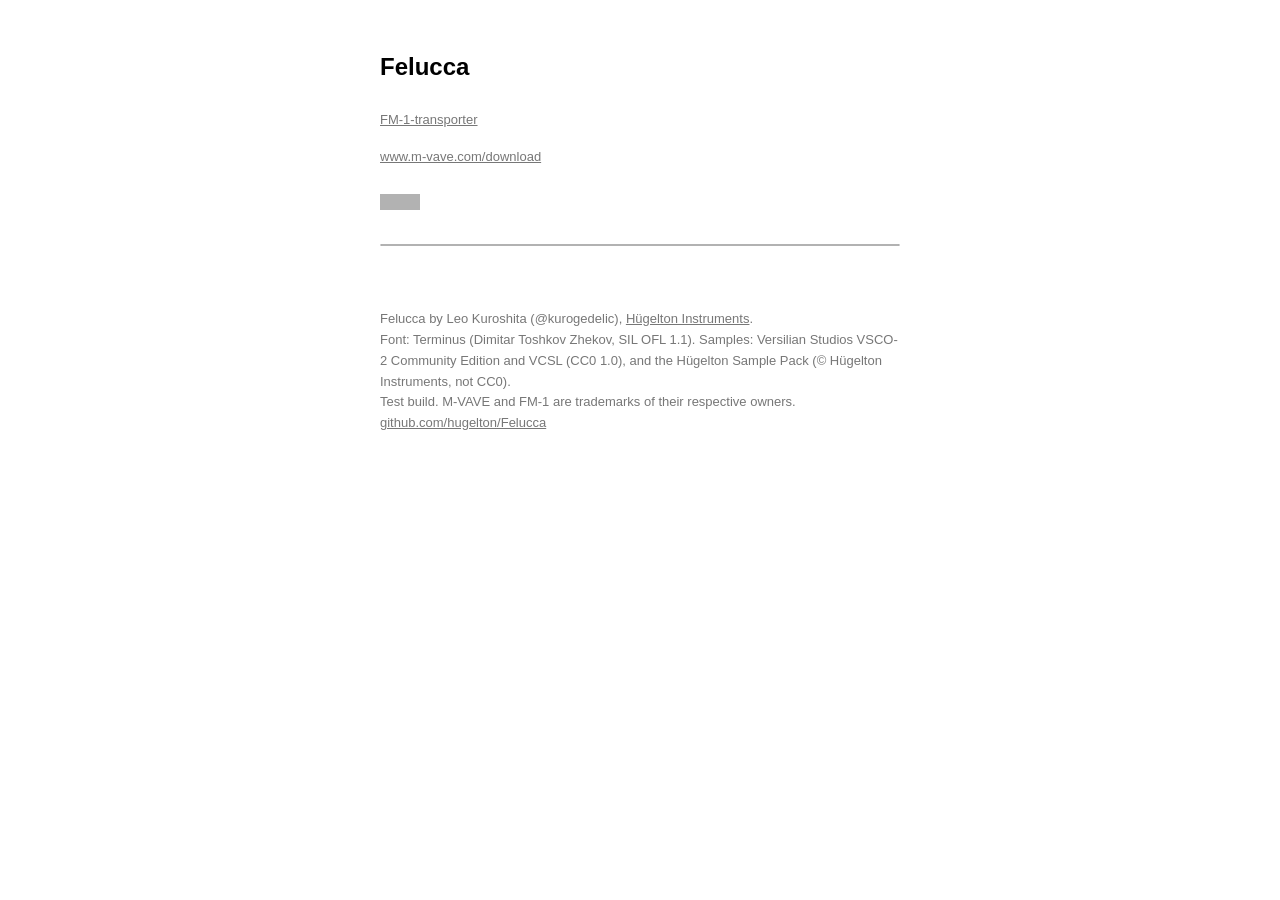
<file: web/index_pkg.html>
<!doctype html>
<!-- SPDX-License-Identifier: GPL-3.0-only
     Copyright (C) 2026 Leo Kuroshita (@kurogedelic), Hügelton Instruments -->
<html lang="ja">
<head>
<meta charset="utf-8">
<meta name="viewport" content="width=device-width, initial-scale=1">
<title>Felucca</title>
<style>
  :root { --bg: #fff; --fg: #000; --dim: #777; }
  @media (prefers-color-scheme: dark) {
    :root:not([data-theme="light"]) { --bg: #000; --fg: #fff; --dim: #888; }
  }
  :root[data-theme="dark"] { --bg: #000; --fg: #fff; --dim: #888; }
  body { margin: 0; background: var(--bg); color: var(--fg);
         font: 16px/1.6 -apple-system, BlinkMacSystemFont, "Helvetica Neue", Arial, sans-serif; }
  main { max-width: 520px; margin: 0 auto; padding: 48px 16px; }
  h1 { font-size: 24px; font-weight: 600; margin: 0 0 24px; }
  .lang { float: right; font-size: 13px; color: var(--dim); cursor: pointer; text-decoration: underline; background: none; padding: 0; color: var(--dim); }
  p { margin: 0 0 16px; }
  button { font: inherit; background: var(--fg); color: var(--bg); border: 0; padding: 8px 20px; cursor: pointer; }
  button:disabled { opacity: .3; cursor: default; }
  #status { margin-top: 16px; min-height: 1.6em; }
  .small { color: var(--dim); font-size: 13px; }
  progress { width: 100%; height: 4px; margin-top: 16px; }
  pre { color: var(--dim); font-size: 12px; white-space: pre-wrap; margin-top: 16px; }
</style>
</head>
<body>
<main>
  <button class="lang" id="lang"></button>
  <h1>Felucca</h1>
  <p data-t="intro"></p>
  <p data-t="warn"></p>
  <p class="small" data-t="direct"></p>
  <p class="small" data-t="beta"></p>
  <p class="small"><span data-t="brick"></span>
    <a href="https://github.com/kurogedelic/FM-1-transporter" target="_blank" rel="noopener" style="color:inherit">FM-1-transporter</a></p>
  <p class="small" data-t="back"></p>
  <p class="small"><a href="https://www.m-vave.com/download" target="_blank" rel="noopener" style="color:inherit">www.m-vave.com/download</a></p>
  <p><button id="go" disabled data-t="install"></button></p>
  <progress id="bar" max="100" value="0"></progress>
  <p id="status"></p>
  <pre id="log"></pre>
  <p><a href="../editor/" style="color:inherit" data-t="editor"></a></p>
  <p class="small">Felucca by Leo Kuroshita (@kurogedelic), <a href="https://hugelton.com" target="_blank" rel="noopener" style="color:inherit">Hügelton Instruments</a>.<br>
    Font: Terminus (Dimitar Toshkov Zhekov, SIL OFL 1.1). Samples: Versilian Studios VSCO-2 Community Edition and VCSL (CC0 1.0), and the Hügelton Sample Pack (© Hügelton Instruments, not CC0).<br>
    Test build. M-VAVE and FM-1 are trademarks of their respective owners.<br>
    <span data-t="license"></span> <a href="https://github.com/hugelton/Felucca" target="_blank" rel="noopener" style="color:inherit">github.com/hugelton/Felucca</a></p>
</main>
<script type="module">
/*LIB*/
const $ = (id) => document.getElementById(id);
const TEXT = {
  ja: {
    intro: "FM-1 を USB で接続してください。（Chrome か Edge で使えます）",
    warn: "書き込み中は USB を抜かないでください。",
    install: "インストール", other: "English",
    editor: "エディタ（インストール後、パソコンから音色やシーケンスを編集）",
    direct: "USB ケーブルはパソコンに直接つないでください。Probe や Transporter などの機材は不要です。",
    brick: "万一インストールに失敗して起動しなくなった場合は、復旧に Transporter が必要です:",
    beta: "これはベータ版で、不安定な場合があります。このカスタムファームウェアを使ったことで FM-1 が壊れたり不具合が起きたりしても、作者は一切の責任を負いません。自己責任でお使いください。",
    back: "公式ファームウェアに戻すには、M-VAVE 公式のアップデーター M-UPGRADE（Downloads → PC Software → M-UPGRADE）と公式ファームウェア（PC Firmware → FM-1 V15）が必要です。",
    nomidi: "このブラウザでは使えません。Chrome か Edge で開いてください。", loadfail: "読み込めませんでした: ",
    start: "開始します", verify: "確認中", loader: "書き込みモードに切り替え中", write: "書き込み中",
    reboot: "再起動中", done: "完了しました", stopped: "途中で止まりました。USB を挿し直してもう一度押してください。",
    error: "エラー: ",
    denied: "MIDI（SysEx）の使用が許可されませんでした。アドレスバーのサイト設定で MIDI を許可して、もう一度押してください。",
    notfound: "FM-1 が見つかりません。USB ケーブル（データ通信用か）を確かめ、MIDI を使う他のアプリを閉じてから、もう一度押してください。",
    model: "接続されている機器は FM-1 ではありません。",
    lost: "USB の接続が切れました。挿し直してもう一度押してください。",
    noloader: "書き込みモードの FM-1 が見つかりません。USB を挿し直してもう一度押してください（終わるまで書き込みモードのままです）。",
    noreturn: "FM-1 が戻ってきません。電源を入れ直してください。",
    mismatch: "書き込みは終わりましたが、FM-1 が別のバージョンを報告しています: ",
    badpkg: "インストールするファイルが壊れています。ページを再読み込みしてください。",
    leave: "書き込み中です。ページを閉じないでください。",
    license: "GPL-3.0、無保証。ソース:",
  },
  en: {
    intro: "Connect the FM-1 by USB. (Works in Chrome or Edge.)",
    warn: "Do not unplug the USB cable while writing.",
    install: "Install", other: "日本語",
    editor: "Editor (after installing: edit sounds and sequences from the computer)",
    direct: "Connect the USB cable directly to the computer. No probe or Transporter is needed.",
    brick: "If an install fails and the FM-1 no longer starts, recovering it needs a Transporter:",
    beta: "This is a beta and may be unstable. The author accepts no responsibility if your FM-1 is damaged or misbehaves because of this custom firmware. Use it at your own risk.",
    back: "To go back to the official firmware you need M-VAVE's official updater, M-UPGRADE (Downloads → PC Software → M-UPGRADE), and the official firmware (PC Firmware → FM-1 V15).",
    nomidi: "This browser cannot do it. Open the page in Chrome or Edge.", loadfail: "Could not load: ",
    start: "Starting", verify: "Verifying", loader: "Switching to update mode", write: "Writing",
    reboot: "Restarting", done: "Done", stopped: "Stopped. Replug the USB cable and press Install again.",
    error: "Error: ",
    denied: "MIDI (SysEx) access was not allowed. Allow MIDI in the site settings (address bar) and press Install again.",
    notfound: "FM-1 not found. Check the USB cable (a data cable), close other apps that use MIDI, and press Install again.",
    model: "The connected device is not an FM-1.",
    lost: "The USB connection was lost. Replug it and press Install again.",
    noloader: "The FM-1 in update mode was not found. Replug the USB cable and press Install again (it stays in update mode until it is finished).",
    noreturn: "The FM-1 did not come back. Power-cycle it.",
    mismatch: "Written, but the FM-1 reports another version: ",
    badpkg: "The file to install is damaged. Reload the page.",
    leave: "Writing. Do not close the page.",
    license: "GPL-3.0, no warranty. Source:",
  },
};
let lang = (navigator.language || "en").toLowerCase().startsWith("ja") ? "ja" : "en";
const t = (k) => TEXT[lang][k];
let lastKey = null, lastArg = "";
function applyLang() {
  document.documentElement.lang = lang;
  document.querySelectorAll("[data-t]").forEach((e) => { e.textContent = t(e.dataset.t); });
  $("lang").textContent = t("other");
  if (lastKey) $("status").textContent = t(lastKey) + lastArg;
}
$("lang").addEventListener("click", () => { lang = lang === "ja" ? "en" : "ja"; applyLang(); });
applyLang();
const sayK = (k, arg = "") => { lastKey = k; lastArg = arg; $("status").textContent = t(k) + arg; };
const say = (txt) => { lastKey = null; $("status").textContent = txt; };
const log = (t) => { $("log").textContent += t + "\n"; };
let image = null;
const meta = /*META*/;

let writing = false;
window.addEventListener("beforeunload", (e) => { if (writing) { e.preventDefault(); e.returnValue = t("leave"); } });

(async () => {
  if (!navigator.requestMIDIAccess) { sayK("nomidi"); return; }
  try {
    const r = await fetch(meta.pkg);
    if (!r.ok) throw new Error(`${meta.pkg}: HTTP ${r.status}`);
    const pkg = new Uint8Array(await r.arrayBuffer());
    if (productOf(pkg) !== meta.product) { sayK("badpkg"); return; }
    image = logicalImage(pkg);
    say(`Felucca ${meta.version}`);
    $("go").disabled = false;
  } catch (e) { sayK("loadfail", e.message); }
})();

$("go").addEventListener("click", async () => {
  $("go").disabled = true;
  let midi;
  try { midi = await navigator.requestMIDIAccess({ sysex: true }); }
  catch (e) { sayK("denied"); $("go").disabled = false; return; }
  writing = true;
  try {
    const up = new Updater(midi, log);
    const total = 74 + 1167;
    const step = (k, a) => {
      log(`${k} ${a ?? ""}`);
      if (k === "start") sayK("start");
      if (k === "verify") { sayK("verify"); $("bar").value = (a / total) * 100; }
      if (k === "loader") sayK("loader");
      if (k === "write") { sayK("write"); $("bar").value = ((74 + a) / total) * 100; }
      if (k === "reboot") sayK("reboot");
      if (k === "done") { $("bar").value = 100; sayK("done"); }
    };
    const ota = await up.find((id) => /^ota-/i.test(id.model));
    if (ota) {
      ota.link.close();
      sayK((await up.resume(image, step)) ? "done" : "stopped");
    } else {
      await up.install(image, meta.product, step);
    }
  } catch (e) {
    if (e && e.code && TEXT[lang][e.code]) sayK(e.code, e.detail || "");
    else sayK("error", e && e.message);
    log(String(e && e.stack || e));
  }
  writing = false;
  $("go").disabled = false;
});
</script>
</body>
</html>
</file>
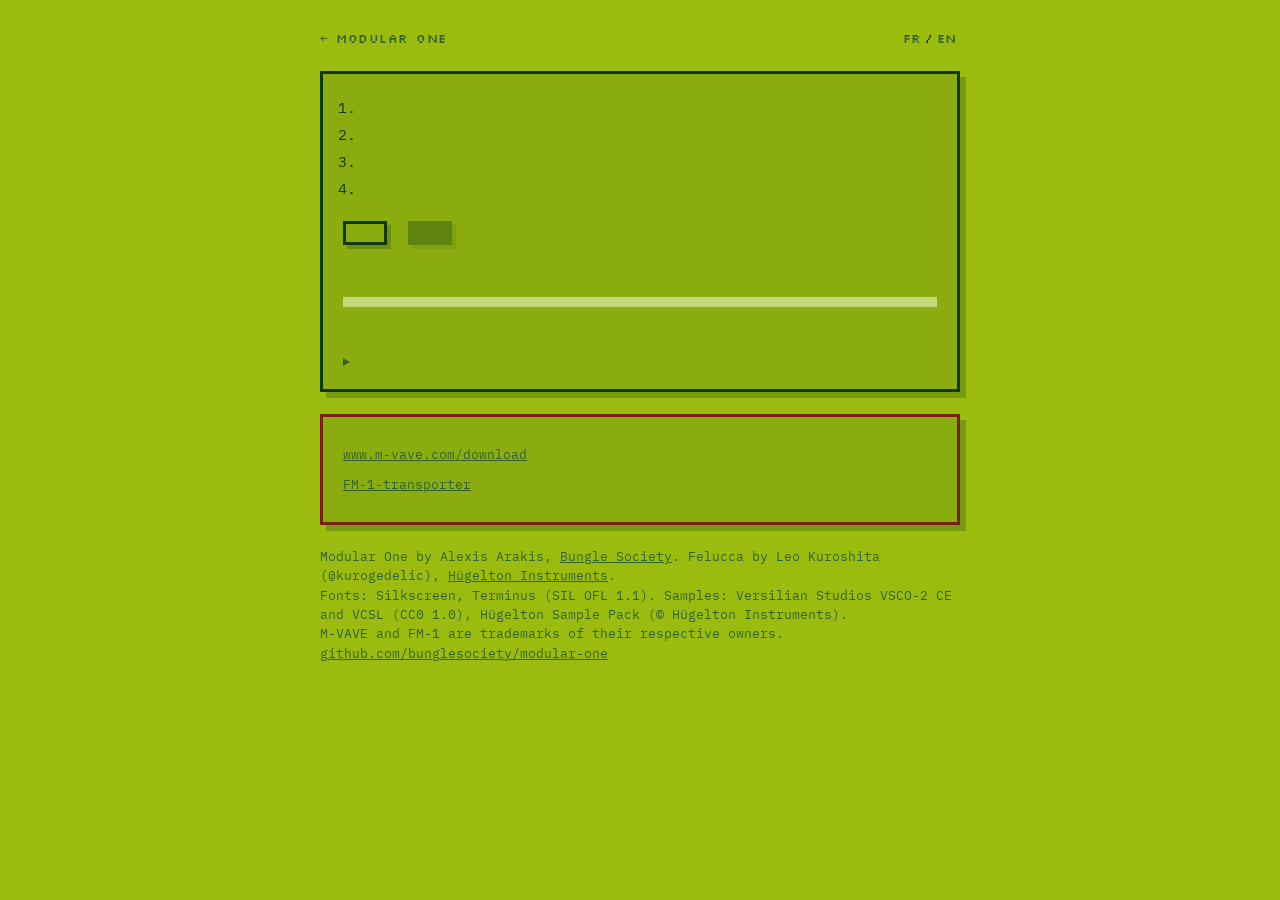
<file: web/install.html>
<!doctype html>
<!-- SPDX-License-Identifier: GPL-3.0-only
     Copyright (C) 2026 Leo Kuroshita (@kurogedelic), Hügelton Instruments (the installer, Felucca's index_pkg.html)
     Copyright (C) 2026 Alexis Arakis (Bungle Society) (Modular One)
     The web installer of Modular One: web/make_m1_site.py puts fm1pkg.js, fm1ota.js (the LIB mark) and the
     package's metadata (the META mark) in it. Chrome or Edge (Web MIDI with SysEx). -->
<html lang="fr">
<head>
<meta charset="utf-8">
<meta name="viewport" content="width=device-width, initial-scale=1">
<title>Installer Modular One</title>
<link rel="preconnect" href="https://fonts.googleapis.com">
<link rel="stylesheet" href="https://fonts.googleapis.com/css2?family=Silkscreen:wght@400;700&family=IBM+Plex+Mono:wght@400;600&display=swap">
<style>
  :root { --bg: #9bbc0f; --panel: #8bac0f; --dim: #306230; --ink: #0f380f; --paper: #c4d77a; --warn: #7a1f12; --shadow: rgba(15, 56, 15, .25); }
  @media (prefers-color-scheme: dark) {
    :root:not([data-theme="light"]) { --bg: #0f1a0b; --panel: #1b2a12; --dim: #6f9a3a; --ink: #c8e46a; --paper: #22341a; --warn: #ff8a6a; --shadow: rgba(0,0,0,.4); }
  }
  :root[data-theme="dark"] { --bg: #0f1a0b; --panel: #1b2a12; --dim: #6f9a3a; --ink: #c8e46a; --paper: #22341a; --warn: #ff8a6a; --shadow: rgba(0,0,0,.4); }
  * { box-sizing: border-box; }
  html, body { margin: 0; background: var(--bg); color: var(--ink); }
  body { font: 15px/1.55 "IBM Plex Mono", ui-monospace, Menlo, monospace; padding: 0 16px 48px; }
  .px { font-family: "Silkscreen", "IBM Plex Mono", monospace; letter-spacing: .04em; }
  main { max-width: 640px; margin: 0 auto; padding-top: 28px; }
  .top { display: flex; justify-content: space-between; align-items: center; gap: 12px; }
  .top a { color: var(--dim); text-decoration: none; font-size: 13px; }
  .lang { font-family: "Silkscreen", monospace; font-size: 12px; }
  .lang a { color: var(--dim); cursor: pointer; padding: 2px 4px; text-decoration: none; }
  .lang a.on { color: var(--ink); text-decoration: underline; }
  h1 { font-size: 30px; line-height: 1.05; margin: 22px 0 6px; }
  .tag { color: var(--dim); margin: 0 0 22px; }
  .box { background: var(--panel); border: 3px solid var(--ink); box-shadow: 6px 6px 0 var(--shadow); padding: 18px 20px; margin-bottom: 22px; }
  ol.steps { margin: 0; padding-left: 22px; }
  ol.steps li { margin: 4px 0; }
  button { font-family: "Silkscreen", monospace; font-size: 16px; letter-spacing: .04em; background: var(--ink); color: var(--bg);
           border: 0; padding: 12px 22px; cursor: pointer; box-shadow: 4px 4px 0 var(--shadow); margin-top: 16px; }
  button:active { transform: translate(2px, 2px); box-shadow: 2px 2px 0 var(--shadow); }
  button:disabled { opacity: .35; cursor: default; transform: none; }
  .bar { height: 10px; background: var(--paper); margin-top: 16px; }
  .bar i { display: block; height: 100%; width: 0; background: var(--ink); transition: width .2s; }
  #status { margin-top: 12px; min-height: 1.6em; font-weight: 600; }
  #who { margin: 12px 0 0; min-height: 1.6em; }
  #who.bad { font-weight: 600; }
  button.ghost { background: transparent; color: var(--ink); outline: 3px solid var(--ink); outline-offset: -3px; margin-right: 12px; }
  details { margin-top: 10px; font-size: 12px; color: var(--dim); }
  pre { white-space: pre-wrap; font-size: 11.5px; margin: 6px 0 0; max-height: 180px; overflow: auto; }
  .after { display: none; }
  .after.on { display: block; }
  .warn { border-color: var(--warn); }
  .warn h2 { color: var(--warn); }
  h2 { font-size: 15px; margin: 0 0 8px; }
  .small { font-size: 12.5px; color: var(--dim); }
  .small a, .box a { color: inherit; }
  p { margin: 0 0 10px; }
</style>
</head>
<body>
<main>
  <div class="top"><a href="../" class="px">← MODULAR ONE</a><div class="lang"><a data-lang="fr">FR</a>/<a data-lang="en">EN</a></div></div>
  <h1 class="px" data-t="title"></h1>
  <p class="tag" data-t="tag"></p>

  <div class="box">
    <ol class="steps">
      <li data-t="s1"></li>
      <li data-t="s2"></li>
      <li data-t="s3"></li>
      <li data-t="s4"></li>
    </ol>
    <button id="check" class="ghost" data-t="check"></button>
    <button id="go" disabled data-t="install"></button>
    <p id="who"></p>
    <div class="bar"><i id="bar"></i></div>
    <p id="status"></p>
    <details><summary data-t="details"></summary><pre id="log"></pre></details>
  </div>

  <div class="box after" id="after">
    <h2 class="px" data-t="nextTitle"></h2>
    <p data-t="next1"></p>
    <p><a href="../carnet/" data-t="next2"></a></p>
    <p><a href="https://github.com/bunglesociety/modular-one/blob/main/docs/GUIDE_FR.md" target="_blank" rel="noopener" data-t="next3"></a></p>
  </div>

  <div class="box warn">
    <h2 class="px" data-t="riskTitle"></h2>
    <p data-t="beta"></p>
    <p class="small" data-t="presets"></p>
    <p class="small" data-t="back"></p>
    <p class="small"><a href="https://www.m-vave.com/download" target="_blank" rel="noopener">www.m-vave.com/download</a></p>
    <p class="small" data-t="newchip"></p>
    <p class="small"><span data-t="brick"></span>
      <a href="https://github.com/kurogedelic/FM-1-transporter" target="_blank" rel="noopener">FM-1-transporter</a></p>
  </div>

  <p class="small">Modular One by Alexis Arakis, <a href="https://bunglesociety.com" target="_blank" rel="noopener">Bungle Society</a>.
    <span data-t="based"></span> Felucca by Leo Kuroshita (@kurogedelic), <a href="https://hugelton.com" target="_blank" rel="noopener">Hügelton Instruments</a>.<br>
    Fonts: Silkscreen, Terminus (SIL OFL 1.1). Samples: Versilian Studios VSCO-2 CE and VCSL (CC0 1.0), Hügelton Sample Pack (© Hügelton Instruments).<br>
    M-VAVE and FM-1 are trademarks of their respective owners.<br>
    <span data-t="license"></span> <a href="https://github.com/bunglesociety/modular-one" target="_blank" rel="noopener">github.com/bunglesociety/modular-one</a></p>
</main>
<script type="module">
/*LIB*/
const $ = (id) => document.getElementById(id);
const TEXT = {
  fr: {
    title: "Installer Modular One", tag: "Le firmware de Bungle Society pour le M-VAVE FM-1 : sons de musique de film, magnéto, carnet de croquis.",
    s1: "Ouvre cette page dans Chrome ou Edge, sur un ordinateur (pas Safari, pas Firefox, pas de téléphone).",
    s2: "Branche le FM-1 directement à l'ordinateur avec un câble USB de données (pas de hub). Allume-le.",
    s3: "Ferme les autres logiciels qui utilisent le MIDI (ton logiciel de musique, l'app M-VAVE…).",
    s4: "Clique Installer, autorise le MIDI quand Chrome le demande, et ne débranche rien jusqu'à « Terminé » (environ 2 minutes).",
    install: "Installer", details: "Détails techniques",
    nextTitle: "Et maintenant ?",
    next1: "Le FM-1 redémarre sur Modular One. Joue, puis maintiens REC pour garder ta dernière phrase dans le carnet. OCT- et OCT+ maintenus ensemble 1 seconde lancent le magnéto. SEQ maintenu : la liste du magnéto (K1 choisit, REC deux fois efface un croquis, lâcher SEQ joue ton choix).",
    next2: "Ouvrir le Carnet : envoie tes fichiers MIDI au FM-1 et récupère tes croquis →",
    next3: "Lire le guide complet →",
    riskTitle: "À lire avant",
    beta: "Modular One est une version bêta, non officielle. Elle peut avoir des bugs. Tu l'installes à tes risques : l'auteur ne peut pas être tenu responsable d'un problème sur ton FM-1.",
    presets: "L'installation remplace le firmware M-VAVE : les presets que tu as faits avec le firmware d'origine seront perdus, et on ne peut pas les exporter avant.",
    back: "Pour revenir au firmware officiel : l'outil de mise à jour M-VAVE, M-UPGRADE (Downloads → PC Software → M-UPGRADE), et le firmware officiel du FM-1 (PC Firmware).",
    newchip: "Les FM-1 récents (vendus depuis fin 2026, le logo imprimé sur la façade) ont une autre puce de mémoire. Modular One 0.3 et Modular Koi 0.1 la reconnaissent, mais l'auteur n'a pas pu les tester sur un FM-1 récent : si tu en as un, tu installes sans garantie. Au pire, il ne garde rien et refuse les mises à jour : il faut alors le passer en mode téléchargement (OCT- et OCT+ maintenus 5 secondes) et le récupérer avec l'outil ci-dessous. C'est aussi ce qui arrive à un FM-1 récent passé en Modular One 0.2 ou plus ancien.",
    recent: "FM-1 récent (logo imprimé sur la façade, vendu depuis fin 2026) ? Modular One n'a pas encore été testé dessus par l'auteur. Il devrait fonctionner, mais sans garantie : au pire, il ne garde rien et refuse les mises à jour, et le FM-1 se récupère en mode téléchargement (OCT- et OCT+ maintenus 5 secondes).",
    brick: "Si une installation échoue et que le FM-1 ne démarre plus, il faut un Transporter pour le récupérer :",
    based: "Basé sur", license: "GPL-3.0, sans garantie. Code source :",
    nomidi: "Ce navigateur ne peut pas le faire. Ouvre la page dans Chrome ou Edge.", loadfail: "Impossible de charger : ",
    ready: "Prêt : Modular One ", start: "Démarrage", verify: "Vérification", loader: "Passage en mode mise à jour", write: "Écriture",
    reboot: "Redémarrage", done: "Terminé ! Modular One est installé.", stopped: "Arrêté. Rebranche le câble USB et clique encore sur Installer.",
    error: "Erreur : ",
    denied: "Le MIDI (SysEx) n'a pas été autorisé. Autorise le MIDI dans les réglages du site (à gauche de l'adresse) et clique encore sur Installer.",
    check: "Lire le FM-1",
    onDev: "Sur ton FM-1 : ",
    onOther: "L'appareil branché : ",
    v_ota: "Il est en mode mise à jour : Installer finit l'écriture.",
    v_same: "C'est déjà cette version ({v}). Tu peux la réinstaller.",
    v_update: "Installer le met à jour en {name} {v}.",
    v_older: "Une version plus récente est installée. Installer {name} {v} revient en arrière.",
    v_replace: "Installer {name} {v} le remplacera.",
    v_fresh: "Installer {name} {v} le remplacera (les presets du firmware d'origine seront perdus).",
    v_otherModel: "Ce n'est pas un FM-1 : ce firmware ne peut pas aller dessus, rien ne sera écrit.",
    checking: "Lecture de l'appareil…",
    confirm: "Installer Modular One sur le FM-1 ?",
    notfound: "FM-1 introuvable. Vérifie le câble USB (un câble de données), ferme les autres apps MIDI, et clique encore sur Installer.",
    model: "L'appareil branché n'est pas un FM-1.",
    lost: "La connexion USB a été perdue. Rebranche et clique encore sur Installer.",
    noloader: "Le FM-1 en mode mise à jour est introuvable. Rebranche le câble USB et clique encore sur Installer (il reste en mode mise à jour jusqu'à la fin). Un FM-1 récent (logo imprimé sur la façade) avec Modular One 0.2 ou plus ancien refuse les mises à jour : voir « À lire avant ».",
    noreturn: "Le FM-1 n'est pas revenu. Éteins-le et rallume-le.",
    mismatch: "Écrit, mais le FM-1 annonce une autre version : ",
    badpkg: "Le fichier à installer est abîmé. Recharge la page.",
    leave: "Écriture en cours. Ne ferme pas la page.",
  },
  en: {
    title: "Install Modular One", tag: "Bungle Society's firmware for the M-VAVE FM-1: film-music sounds, a tape player, a sketchbook.",
    s1: "Open this page in Chrome or Edge, on a computer (not Safari, not Firefox, not a phone).",
    s2: "Connect the FM-1 straight to the computer with a USB data cable (no hub). Switch it on.",
    s3: "Close other apps that use MIDI (your DAW, the M-VAVE app…).",
    s4: "Click Install, allow MIDI when Chrome asks, and unplug nothing until \"Done\" (about 2 minutes).",
    install: "Install", details: "Technical details",
    nextTitle: "What now?",
    next1: "The FM-1 restarts on Modular One. Play, then hold REC to keep your last phrase in the sketchbook. Hold OCT- and OCT+ together for 1 second to start the tape player. SEQ held: the tape's list (K1 chooses, REC twice erases a sketch, letting go of SEQ plays your choice).",
    next2: "Open the Carnet: send your MIDI files to the FM-1 and get your sketches back →",
    next3: "Read the full guide (French) →",
    riskTitle: "Read this first",
    beta: "Modular One is an unofficial beta. It may have bugs. You install it at your own risk: the author cannot be held responsible for any problem with your FM-1.",
    presets: "Installing replaces the M-VAVE firmware: the presets you made with the original firmware will be lost, and they cannot be exported first.",
    back: "To go back to the official firmware: M-VAVE's updater, M-UPGRADE (Downloads → PC Software → M-UPGRADE), and the official FM-1 firmware (PC Firmware).",
    newchip: "Recent FM-1s (sold from late 2026, the logo printed on the front) have another memory chip. Modular One 0.3 and Modular Koi 0.1 recognise it, but the author could not test them on a recent FM-1: if you have one, you install with no guarantee. At worst it keeps nothing and refuses updates: put it in download mode (OCT- and OCT+ held 5 seconds) and recover it with the tool below. That is also what happens to a recent FM-1 that got Modular One 0.2 or older.",
    recent: "Recent FM-1 (logo printed on the front, sold from late 2026)? Modular One has not been tested on it by the author yet. It should work, but with no guarantee: at worst it keeps nothing and refuses updates, and the FM-1 can be recovered in download mode (OCT- and OCT+ held 5 seconds).",
    brick: "If an install fails and the FM-1 no longer starts, recovering it needs a Transporter:",
    based: "Based on", license: "GPL-3.0, no warranty. Source:",
    nomidi: "This browser cannot do it. Open the page in Chrome or Edge.", loadfail: "Could not load: ",
    ready: "Ready: Modular One ", start: "Starting", verify: "Verifying", loader: "Switching to update mode", write: "Writing",
    reboot: "Restarting", done: "Done! Modular One is installed.", stopped: "Stopped. Replug the USB cable and click Install again.",
    error: "Error: ",
    denied: "MIDI (SysEx) access was not allowed. Allow MIDI in the site settings (left of the address) and click Install again.",
    check: "Read the FM-1",
    onDev: "On your FM-1: ",
    onOther: "The connected device: ",
    v_ota: "It is in update mode: Install finishes the writing.",
    v_same: "This version is already installed ({v}). You can install it again.",
    v_update: "Install updates it to {name} {v}.",
    v_older: "A newer version is installed. Installing {name} {v} goes back.",
    v_replace: "Installing {name} {v} replaces it.",
    v_fresh: "Installing {name} {v} replaces it (the original firmware's presets will be lost).",
    v_otherModel: "Not an FM-1: this firmware cannot go on it, nothing will be written.",
    checking: "Reading the device…",
    confirm: "Install Modular One on the FM-1?",
    notfound: "FM-1 not found. Check the USB cable (a data cable), close other MIDI apps, and click Install again.",
    model: "The connected device is not an FM-1.",
    lost: "The USB connection was lost. Replug it and click Install again.",
    noloader: "The FM-1 in update mode was not found. Replug the USB cable and click Install again (it stays in update mode until it is finished). A recent FM-1 (logo printed on the front) with Modular One 0.2 or older refuses updates: see \"Read this first\".",
    noreturn: "The FM-1 did not come back. Switch it off and on.",
    mismatch: "Written, but the FM-1 reports another version: ",
    badpkg: "The file to install is damaged. Reload the page.",
    leave: "Writing. Do not close the page.",
  },
};
let lang = (() => { try { return localStorage.getItem("m1lang"); } catch { return null; } })() || ((navigator.language || "en").toLowerCase().startsWith("fr") ? "fr" : "en");
if (!TEXT[lang]) lang = "en";
const t = (k) => TEXT[lang][k];
let lastKey = null, lastArg = "";
function applyLang() {
  document.documentElement.lang = lang;
  document.querySelectorAll("[data-t]").forEach((e) => { e.textContent = t(e.dataset.t); });
  document.querySelectorAll("[data-lang]").forEach((a) => a.classList.toggle("on", a.dataset.lang === lang));
  document.title = t("title");
  if (lastKey) $("status").textContent = t(lastKey) + lastArg;
  if (typeof sayDev === "function") sayDev();
}
document.querySelectorAll("[data-lang]").forEach((a) => a.addEventListener("click", () => { lang = a.dataset.lang; try { localStorage.setItem("m1lang", lang); } catch {} applyLang(); }));
applyLang();
const sayK = (k, arg = "") => { lastKey = k; lastArg = arg; $("status").textContent = t(k) + arg; };
const log = (s) => { $("log").textContent += s + "\n"; };
const bar = (f) => { $("bar").style.width = `${Math.max(0, Math.min(100, f))}%`; };
let image = null;
const meta = /*META*/;

let writing = false;
window.addEventListener("beforeunload", (e) => { if (writing) { e.preventDefault(); e.returnValue = t("leave"); } });

(async () => {
  if (!navigator.requestMIDIAccess) { sayK("nomidi"); return; }
  try {
    let pkg;
    if (meta.b64) {                                     /* one file opened from the disk: the package inside it */
      pkg = Uint8Array.from(atob(meta.b64), (c) => c.charCodeAt(0));
    } else {
      const r = await fetch(meta.pkg);
      if (!r.ok) throw new Error(`${meta.pkg}: HTTP ${r.status}`);
      pkg = new Uint8Array(await r.arrayBuffer());
    }
    if (productOf(pkg) !== meta.product) { sayK("badpkg"); return; }
    image = logicalImage(pkg);
    sayK("ready", meta.version);
    $("go").disabled = false;
  } catch (e) { sayK("loadfail", e.message); }
})();

var found = null;                                            /* the last reading of the device (fm1probe.js) */
const vText = (v) => t("v_" + v.key).replace("{name}", meta.name || "Modular One").replace("{v}", meta.version);
function sayDev() {
  if (!found) return;
  $("who").textContent = found.dev ? t(found.v.ok ? "onDev" : "onOther") + devLabel(found.dev, lang) + ". " + vText(found.v) : t("notfound");
  $("who").className = found.v && !found.v.ok ? "bad" : "";
}
async function midi() {
  try { return await navigator.requestMIDIAccess({ sysex: true }); }
  catch (e) { sayK("denied"); return null; }
}
async function readDev(m) {
  $("who").textContent = t("checking");
  $("who").className = "";
  const dev = await probe(new Updater(m, log));
  found = { dev, v: dev ? verdict(dev, { family: "one", version: meta.version, product: meta.product }) : null };
  if (dev) log(`device: ${dev.id.text} / ${dev.info ?? "(no INFO)"} -> ${dev.family} ${dev.version}: ${found.v.key}`);
  sayDev();
  return found;
}
$("check").addEventListener("click", async () => {
  if (writing) return;
  const m = await midi();
  if (!m) return;
  $("check").disabled = true;
  try { await readDev(m); } catch (e) { $("who").textContent = t("error") + (e && e.message); }
  $("check").disabled = false;
});

$("go").addEventListener("click", async () => {
  if (writing || !image) return;
  $("go").disabled = true;
  $("after").classList.remove("on");
  const midi0 = await midi();
  if (!midi0) { $("go").disabled = false; return; }
  let f = null;                                               /* first what is on it: may it go there? */
  try { f = await readDev(midi0); } catch (e) { $("who").textContent = t("error") + (e && e.message); }
  if (!f || !f.dev) { sayK("notfound"); $("go").disabled = false; return; }
  if (!f.v.ok) { sayK("model"); $("go").disabled = false; return; }
  if (!confirm(t("onDev") + devLabel(f.dev, lang) + ".\n" + vText(f.v) + "\n\n" + t("recent") + "\n\n" + t("confirm"))) { $("go").disabled = false; return; }
  writing = true;
  try {
    const up = new Updater(midi0, log);
    const total = 74 + 1167;
    const step = (k, a) => {
      log(`${k} ${a ?? ""}`);
      if (k === "start") sayK("start");
      if (k === "verify") { sayK("verify"); bar((a / total) * 100); }
      if (k === "loader") sayK("loader");
      if (k === "write") { sayK("write"); bar(((74 + a) / total) * 100); }
      if (k === "reboot") sayK("reboot");
      if (k === "done") { bar(100); sayK("done"); $("after").classList.add("on"); }
    };
    const ota = await up.find((id) => /^ota-/i.test(id.model));
    if (ota) {
      ota.link.close();
      const ok = await up.resume(image, step);
      sayK(ok ? "done" : "stopped");
      if (ok) $("after").classList.add("on");
    } else {
      await up.install(image, meta.product, step);
    }
  } catch (e) {
    if (e && e.code && TEXT[lang][e.code]) sayK(e.code, e.detail || "");
    else sayK("error", e && e.message);
    log(String(e && e.stack || e));
  }
  writing = false;
  $("go").disabled = false;
});
</script>
</body>
</html>
</file>
